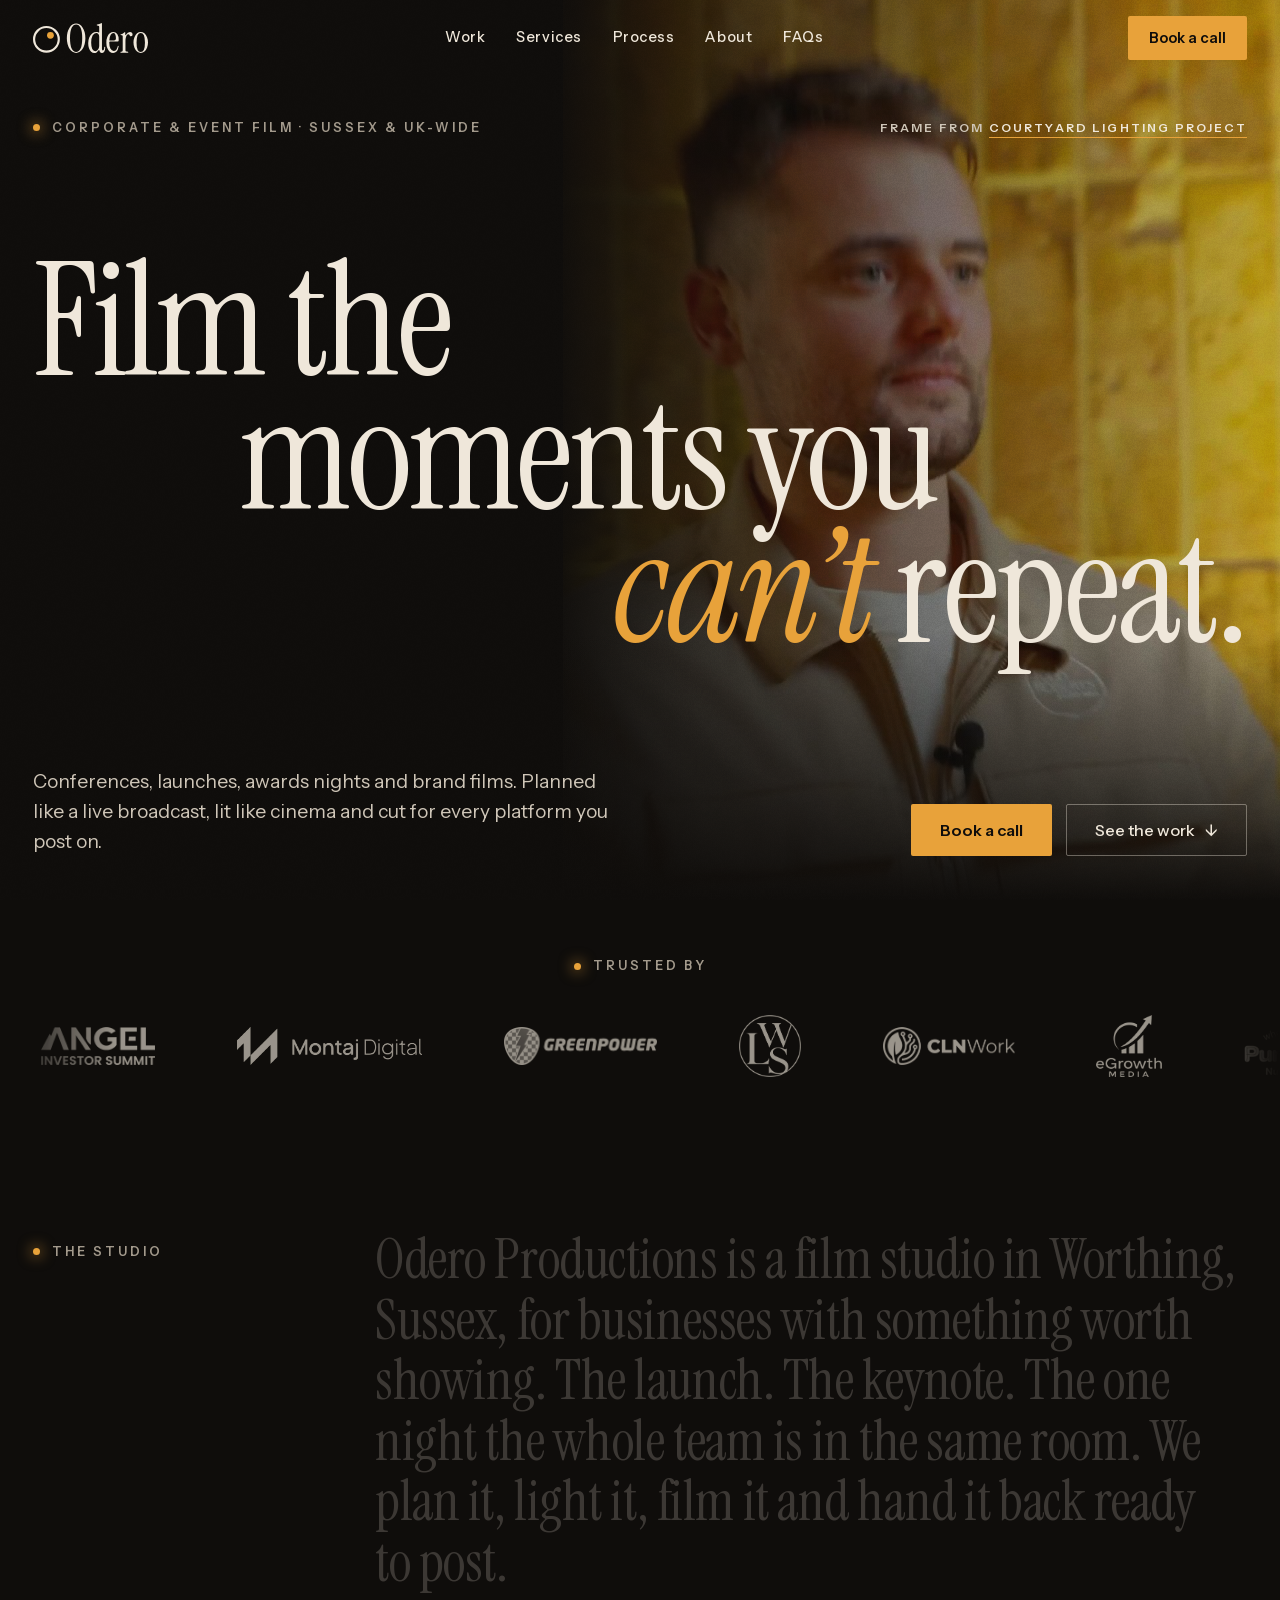
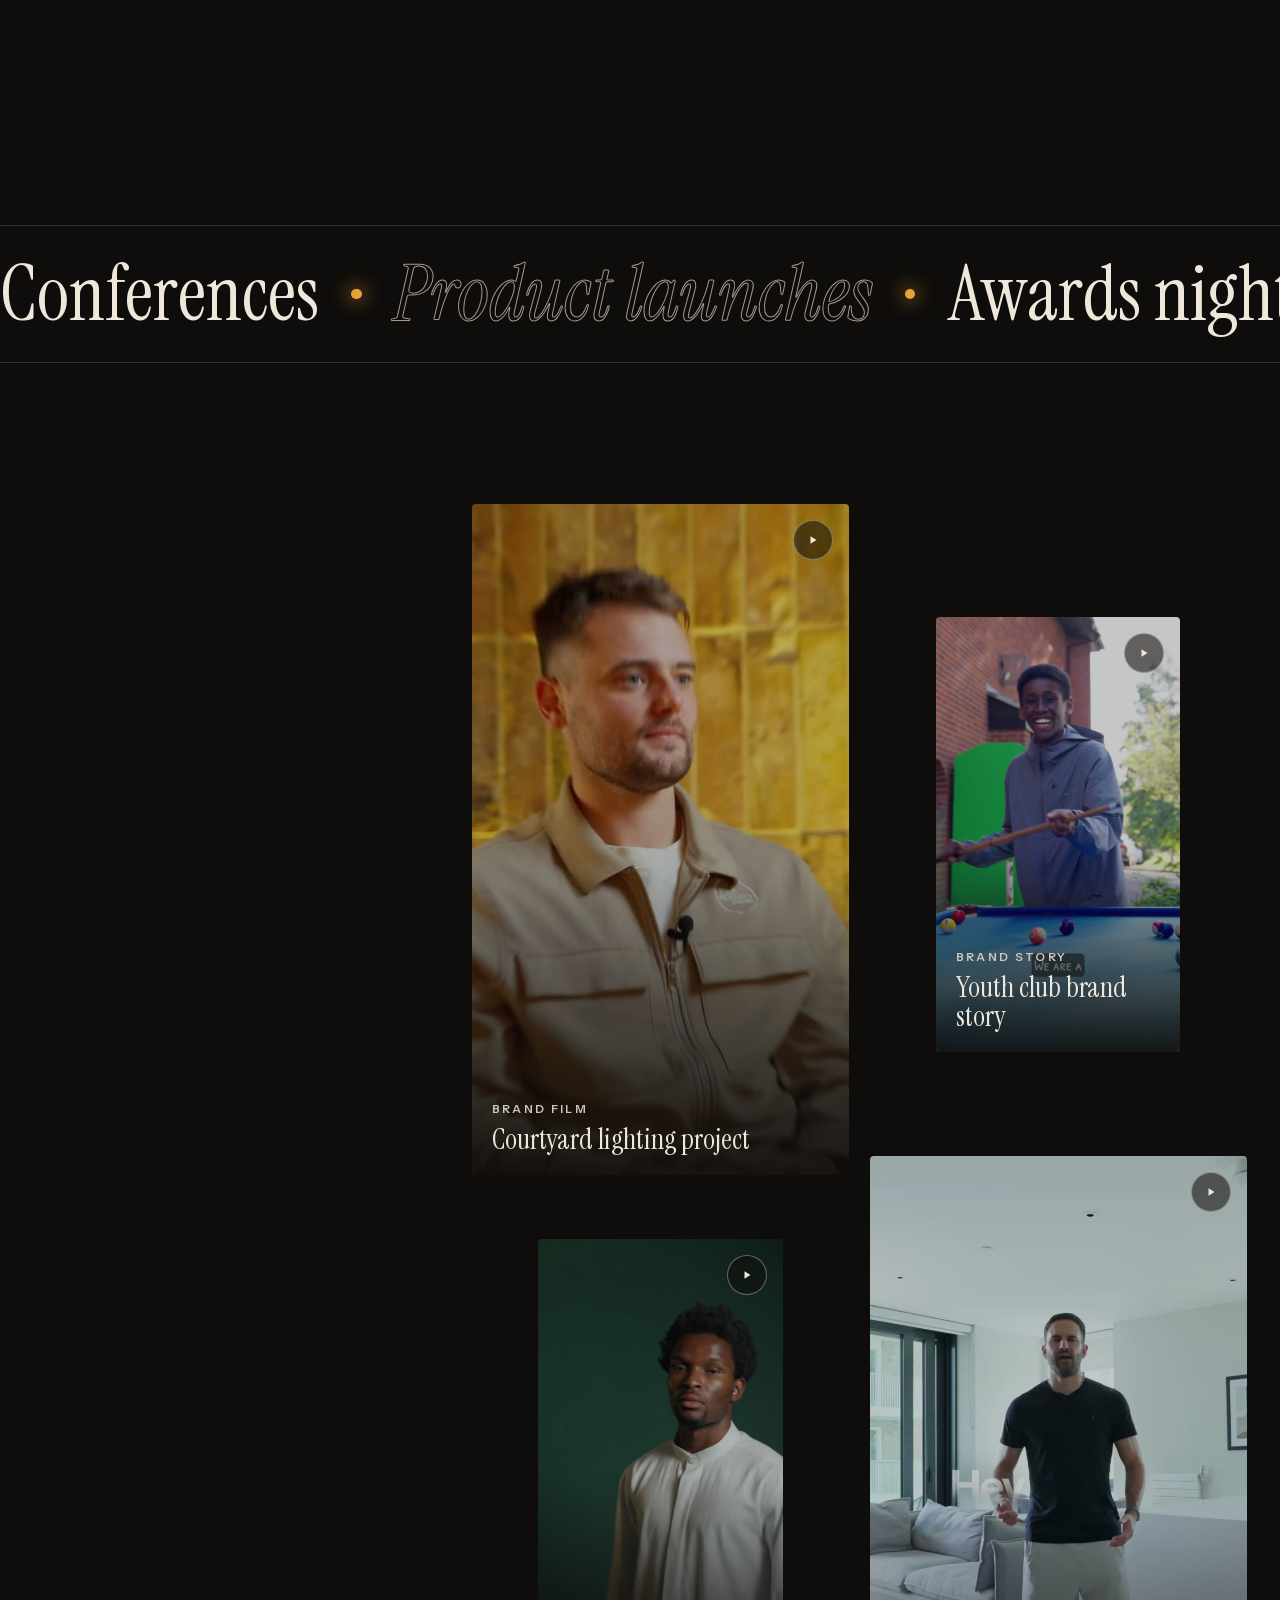
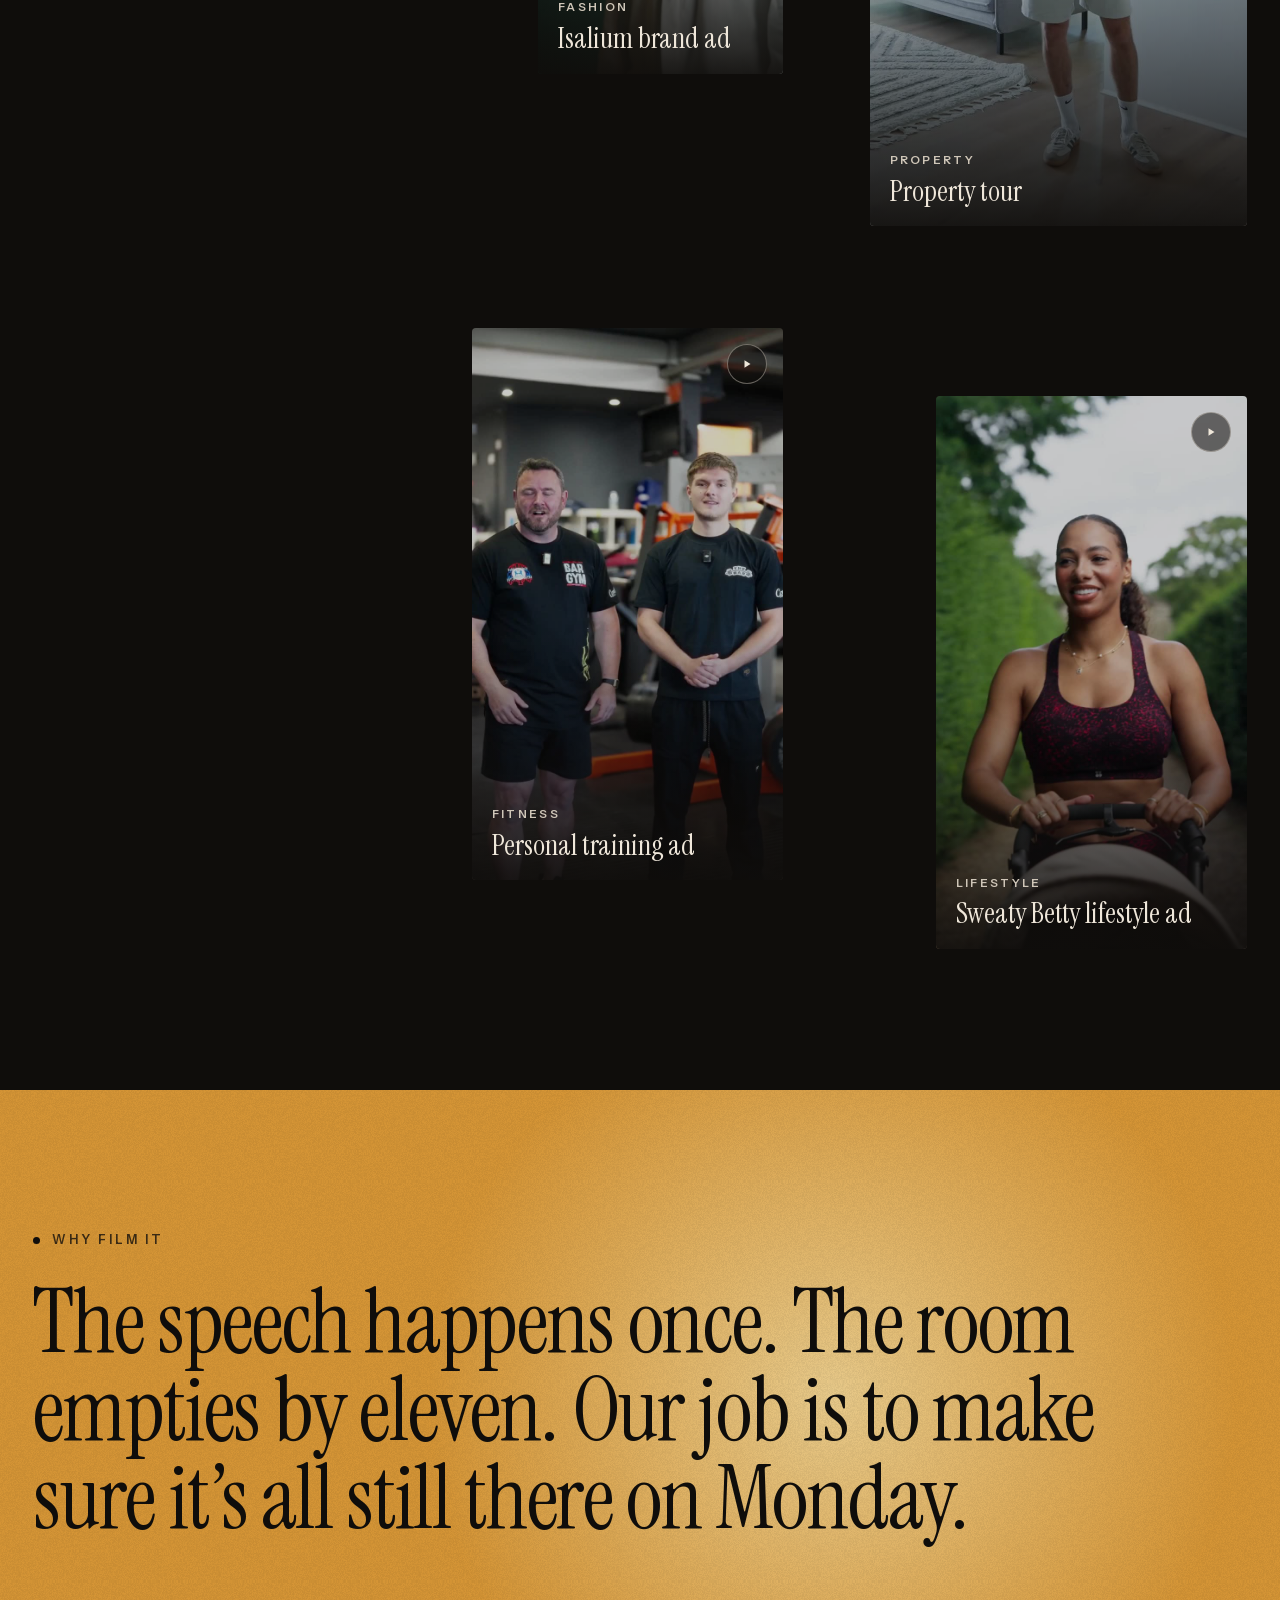
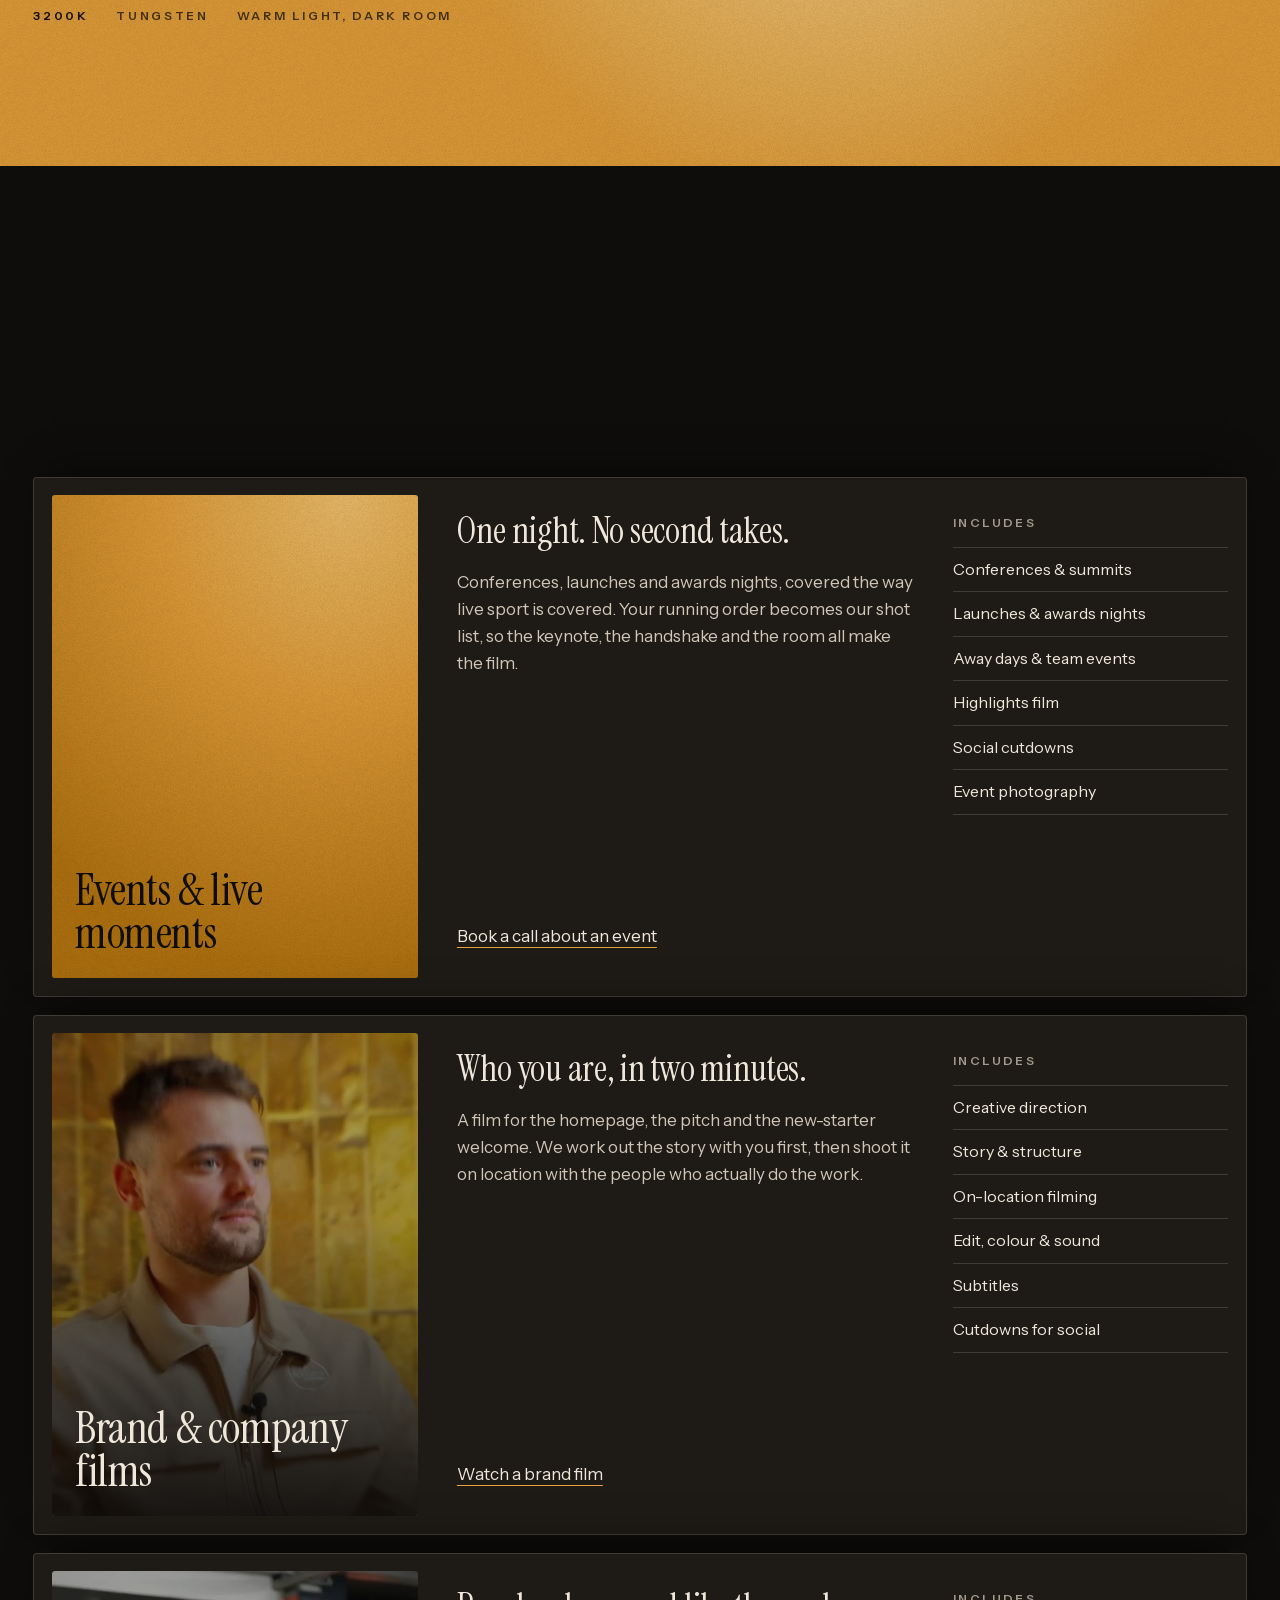
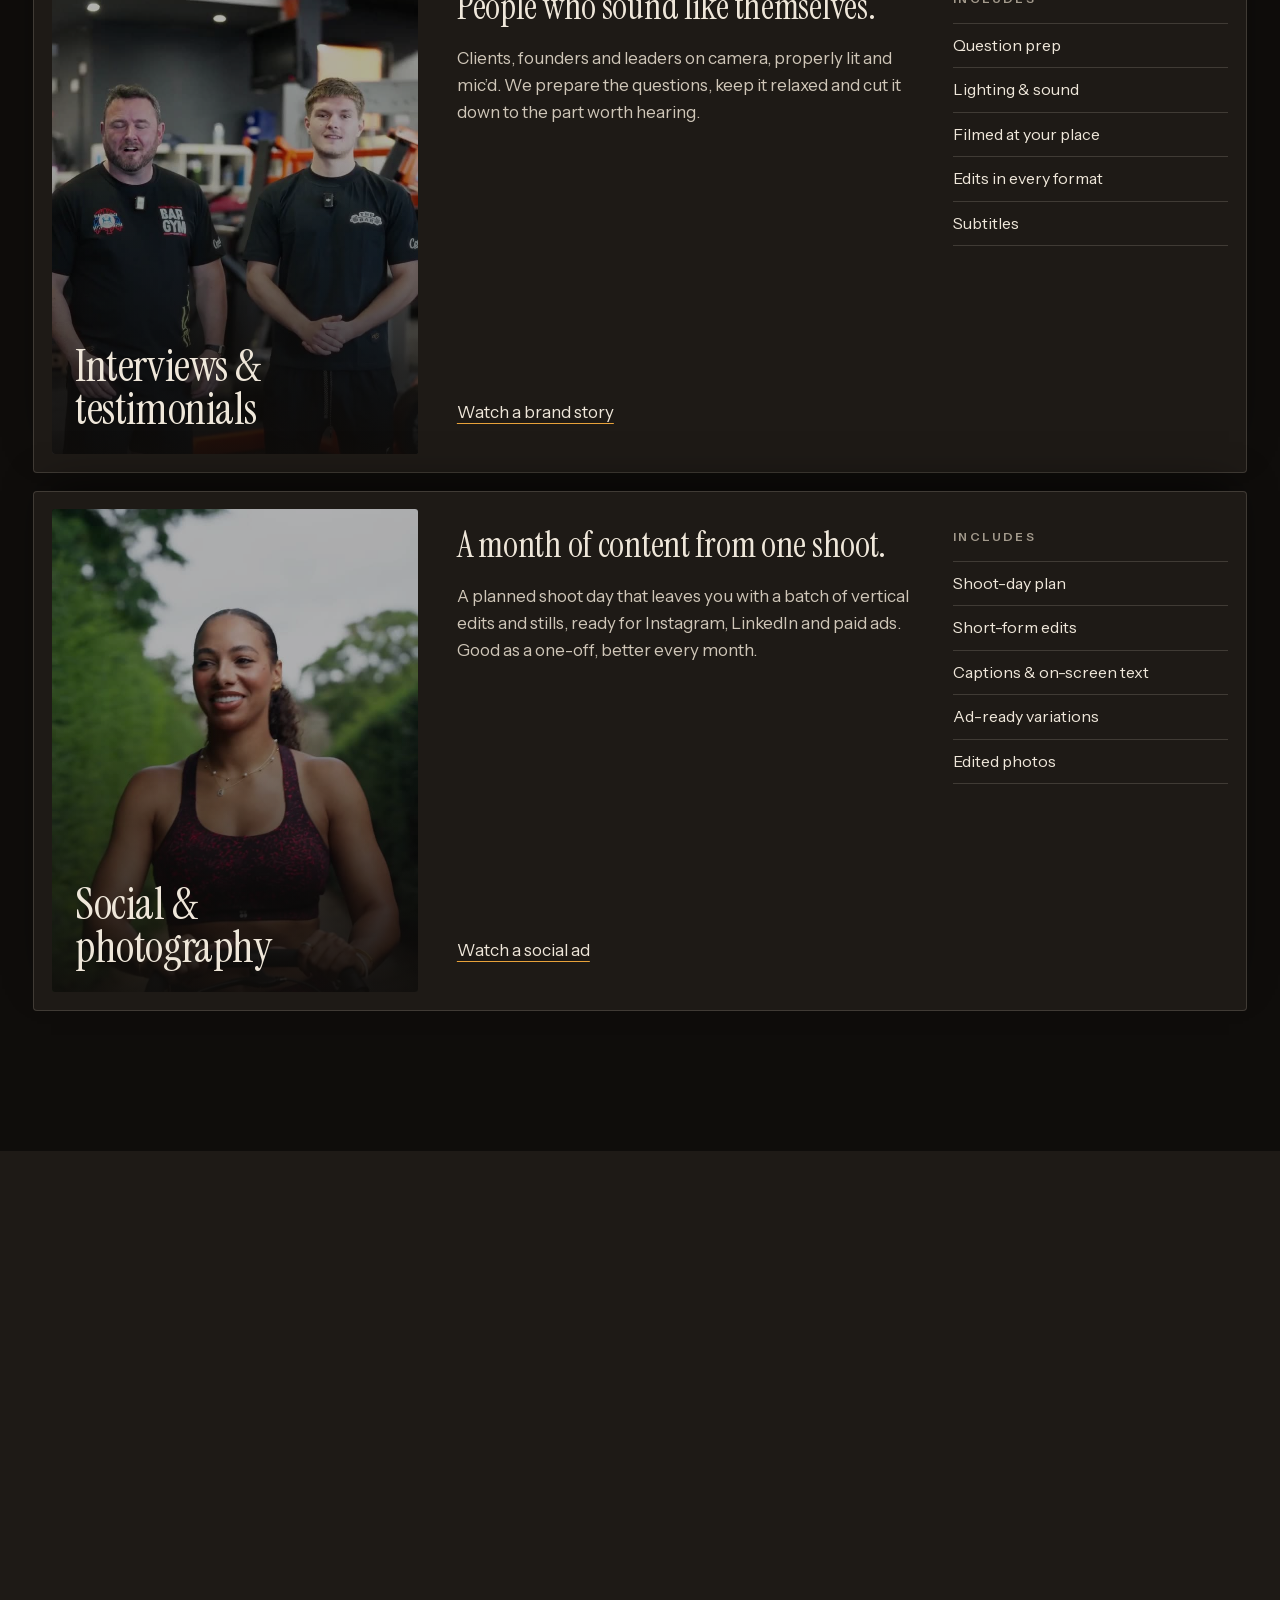
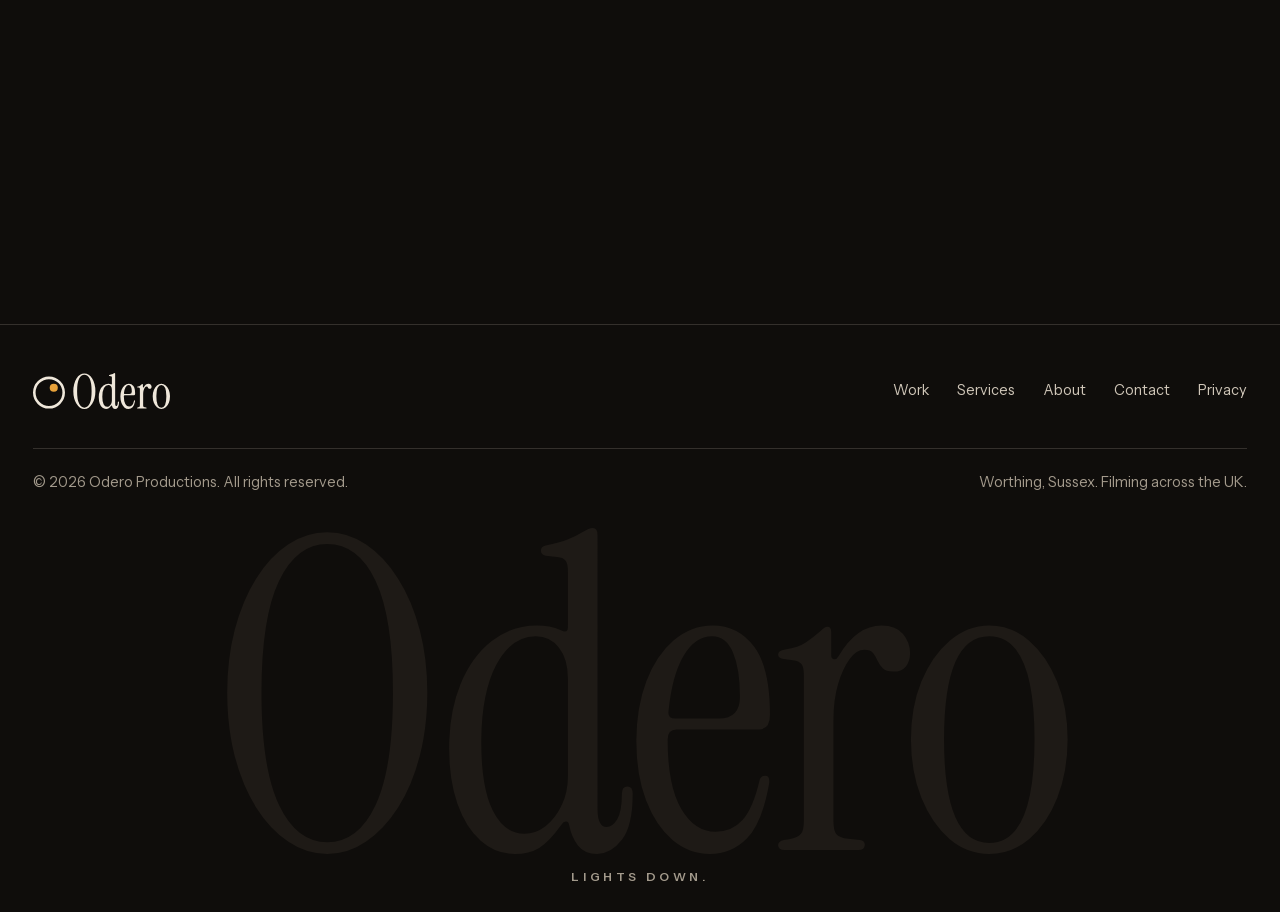
<file: index.html>
<!DOCTYPE html>
<html lang="en-GB">
<head>
  <meta charset="UTF-8">
  <meta name="viewport" content="width=device-width, initial-scale=1">
  <!-- Security policy. GitHub Pages cannot send real HTTP headers, so this meta
       tag is the enforcement point. Everything loads from this site only; the
       one exception is the Cloudflare Stream video player on project pages.
       No inline scripts or inline style="" attributes are allowed, so keep
       scripts in script.js and styling in styles.css. -->
  <meta http-equiv="Content-Security-Policy" content="default-src 'self'; script-src 'self'; style-src 'self'; img-src 'self' data:; font-src 'self'; media-src 'self'; frame-src https://customer-f98idm6pe7bos5qf.cloudflarestream.com; connect-src 'self'; object-src 'none'; base-uri 'self'; form-action 'none'">

  <!-- ============================================================
       ODERO PRODUCTIONS — oderoproductions.com
       Static site. No build step. Deploy this folder as-is.

       QUICK EDIT MAP
       · Hero video ............... search "HERO VIDEO" below
       · Work tiles ............... search "SELECTED WORK" below
       · Copy to check ............ search "TODO"
       · Accent colour ............ styles.css, --tungsten
       · Going live ............... delete the "noindex" line just below
       ============================================================ -->

  <!-- PREVIEW ONLY: keeps this draft out of Google. Delete this line at launch. -->
  <meta name="robots" content="noindex">

  <title>Corporate &amp; Event Video Production in Sussex | Odero Productions</title>
  <meta name="description" content="Odero Productions films conferences, launches, awards nights, brand films and interviews for businesses. Based in Worthing, Sussex, filming across the UK.">
  <link rel="canonical" href="https://oderoproductions.com/">
  <meta name="theme-color" content="#0F0D0B">

  <meta property="og:type" content="website">
  <meta property="og:site_name" content="Odero Productions">
  <meta property="og:title" content="Corporate &amp; Event Video Production in Sussex | Odero Productions">
  <meta property="og:description" content="Conferences, launches, awards nights and brand films. Based in Worthing, Sussex, filming across the UK.">
  <meta property="og:url" content="https://oderoproductions.com/">
  <meta property="og:image" content="https://oderoproductions.com/assets/brand/og.png">
  <meta name="twitter:card" content="summary_large_image">

  <link rel="icon" type="image/svg+xml" href="assets/brand/favicon.svg">
  <link rel="icon" type="image/png" sizes="48x48" href="assets/brand/favicon-48.png">
  <link rel="apple-touch-icon" href="assets/brand/apple-touch-icon.png">

  <link rel="preload" href="assets/fonts/instrument-serif-400-latin.woff2" as="font" type="font/woff2" crossorigin>
  <link rel="preload" href="assets/fonts/instrument-sans-var-latin.woff2" as="font" type="font/woff2" crossorigin>
  <link rel="stylesheet" href="styles.css?v=20261120a">
  <!-- Loaded in <head> on purpose: it sets the starting state before first paint -->
  <script src="script.js?v=20261120a"></script>

  <script type="application/ld+json">
  {
    "@context": "https://schema.org",
    "@type": "ProfessionalService",
    "name": "Odero Productions",
    "description": "Corporate and event video production based in Worthing, Sussex, filming across the UK.",
    "url": "https://oderoproductions.com/",
    "email": "info@oderoproductions.com",
    "telephone": "+447708309296",
    "areaServed": "GB",
    "address": { "@type": "PostalAddress", "addressLocality": "Worthing", "addressRegion": "West Sussex", "addressCountry": "GB" },
    "sameAs": ["https://www.instagram.com/oderoproductions/", "https://www.linkedin.com/in/christopherodero/"]
  }
  </script>
</head>
<body>
  <a class="skip-link" href="#main">Skip to content</a>

  <header class="site-header" id="top">
    <div class="container header-inner">
      <a class="brand" href="./" aria-label="Odero Productions home">
        <img src="assets/brand/odero-logo-compact-on-dark.svg" alt="Odero Productions" width="114" height="30">
      </a>
      <button class="nav-toggle" type="button" aria-expanded="false" aria-controls="nav" aria-label="Open menu">
        <span></span><span></span>
      </button>
      <nav class="nav-links" id="nav" aria-label="Main">
        <a href="#work">Work</a>
        <a href="#services">Services</a>
        <a href="#process">Process</a>
        <a href="about/">About</a>
        <a href="#faqs">FAQs</a>
        <a class="btn btn-primary btn-small" href="https://calendly.com/info-7uvm/op" target="_blank" rel="noopener">Book a call</a>
      </nav>
    </div>
  </header>

  <main id="main">

    <!-- ================= HERO ================= -->
    <section class="hero" aria-label="Intro">
      <div class="hero-media" aria-hidden="true">
        <!-- Still frame. Shows instantly and is the whole picture until there
             is hero footage. Taken from the Courtyard lighting film. -->
        <img src="assets/hero-poster.jpg" alt="" width="1080" height="1920" fetchpriority="high">

        <!-- ============ HERO VIDEO ============
             No hero footage yet. When there is a clip (10 to 20 seconds,
             no sound, no burned-in captions), save it as assets/hero-loop.mp4
             and uncomment the block below. script.js already handles
             autoplay, reduced motion and the fade from still to video.

        <video autoplay muted loop playsinline preload="metadata" poster="assets/hero-poster.jpg">
          <source src="assets/hero-loop.mp4" type="video/mp4">
        </video>
        -->
      </div>

      <div class="container hero-content">
        <div class="hero-top">
          <p class="eyebrow">Corporate &amp; event film · Sussex &amp; UK-wide</p>
          <a class="hero-credit" href="work/courtyard-lighting/">Frame from <span>Courtyard lighting project</span></a>
        </div>
        <h1 class="mega"><span>Film the</span> <span>moments you</span> <span><em>can&rsquo;t</em> repeat.</span></h1>
        <div class="hero-foot">
          <p class="lede">Conferences, launches, awards nights and brand films. Planned like a live broadcast, lit like cinema and cut for every platform you post on.</p>
          <div class="hero-ctas">
            <a class="btn btn-primary" href="https://calendly.com/info-7uvm/op" target="_blank" rel="noopener">Book a call</a>
            <a class="btn btn-ghost" href="#work">See the work <span class="arrow" aria-hidden="true">&darr;</span></a>
          </div>
        </div>
      </div>
    </section>

    <!-- ================= TRUSTED BY =================
         Client logos, all turned into one flat colour so they read as a set.
         The second copy of the list is there so the loop has no seam.
         To add one: save a single-colour PNG (about 168px tall, transparent
         background) in assets/clients/ and add an <li> to BOTH copies.
         TODO: Double Media's site only has a small icon, so their name is set
         in text beside it. Swap in their full logo when there is one. -->
    <section class="clients" aria-labelledby="clients-heading">
      <p class="eyebrow" id="clients-heading">Trusted by</p>
      <div class="clients-window">
        <ul class="clients-track">
          <li class="client"><img src="assets/clients/angel-investor-summit.png" alt="Angel Investor Summit" width="504" height="168" loading="lazy"></li>
          <li class="client"><img src="assets/clients/montaj-digital.png" alt="Montaj Digital" width="620" height="127" loading="lazy"></li>
          <li class="client"><img src="assets/clients/greenpower.png" alt="Greenpower" width="620" height="154" loading="lazy"></li>
          <li class="client client-tall"><img src="assets/clients/lanes-watch-shop.png" alt="Lanes Watch Shop" width="167" height="168" loading="lazy"></li>
          <li class="client"><img src="assets/clients/cln-work.png" alt="CLN Work" width="583" height="168" loading="lazy"></li>
          <li class="client client-tall"><img src="assets/clients/egrowth-media.png" alt="eGrowth Media" width="178" height="168" loading="lazy"></li>
          <li class="client client-tall"><img src="assets/clients/pumpkin-patch-nursery.png" alt="Pumpkin Patch Nursery" width="429" height="168" loading="lazy"></li>
          <li class="client client-named"><img src="assets/clients/double-media.png" alt="" width="196" height="168" loading="lazy"><span>Double Media</span></li>
          <li class="client" aria-hidden="true"><img src="assets/clients/angel-investor-summit.png" alt="" width="504" height="168" loading="lazy"></li>
          <li class="client" aria-hidden="true"><img src="assets/clients/montaj-digital.png" alt="" width="620" height="127" loading="lazy"></li>
          <li class="client" aria-hidden="true"><img src="assets/clients/greenpower.png" alt="" width="620" height="154" loading="lazy"></li>
          <li class="client client-tall" aria-hidden="true"><img src="assets/clients/lanes-watch-shop.png" alt="" width="167" height="168" loading="lazy"></li>
          <li class="client" aria-hidden="true"><img src="assets/clients/cln-work.png" alt="" width="583" height="168" loading="lazy"></li>
          <li class="client client-tall" aria-hidden="true"><img src="assets/clients/egrowth-media.png" alt="" width="178" height="168" loading="lazy"></li>
          <li class="client client-tall" aria-hidden="true"><img src="assets/clients/pumpkin-patch-nursery.png" alt="" width="429" height="168" loading="lazy"></li>
          <li class="client client-named" aria-hidden="true"><img src="assets/clients/double-media.png" alt="" width="196" height="168" loading="lazy"><span>Double Media</span></li>
        </ul>
      </div>
    </section>

    <!-- ================= INTRO =================
         The statement lights up word by word as it scrolls into view. -->
    <section class="section intro" aria-label="About Odero Productions">
      <div class="container split">
        <p class="eyebrow">The studio</p>
        <div>
          <p class="statement" data-light-up>Odero Productions is a film studio in Worthing, Sussex, for businesses with something worth showing. The launch. The keynote. The one night the whole team is in the same room. We plan it, light it, film it and hand it back ready to post.</p>
          <dl class="meta-row reveal">
            <div><dt>Based</dt><dd>Worthing, Sussex</dd></div>
            <div><dt>Films</dt><dd>Across the UK</dd></div>
            <div><dt>Delivers</dt><dd>16:9, 1:1 and 9:16</dd></div>
            <div><dt>Founder</dt><dd>Christopher Odero</dd></div>
          </dl>
        </div>
      </div>
    </section>

    <!-- ================= MARQUEE =================
         The second copy is there so the loop has no seam. Edit both. -->
    <div class="marquee" aria-label="What we film: conferences, product launches, awards nights, brand films, interviews, testimonials, away days and social cutdowns">
      <div class="marquee-track" aria-hidden="true">
        <span>Conferences</span><span><em>Product launches</em></span><span>Awards nights</span><span><em>Brand films</em></span><span>Interviews</span><span><em>Testimonials</em></span><span>Away days</span><span><em>Social cutdowns</em></span>
        <span>Conferences</span><span><em>Product launches</em></span><span>Awards nights</span><span><em>Brand films</em></span><span>Interviews</span><span><em>Testimonials</em></span><span>Away days</span><span><em>Social cutdowns</em></span>
      </div>
    </div>

    <!-- ================= SELECTED WORK =================
         Each tile links to its own page in work/<slug>/index.html.
         The six tiles sit on a loose grid at different sizes (styles.css,
         "Work: scattered grid"). To add a project: copy a tile here, copy a
         work/ folder, swap the poster in assets/work/ (720 x 1280 JPG) and
         the video ID on the page. -->
    <section class="section" id="work" aria-labelledby="work-heading">
      <div class="container work-layout">
        <div class="work-side reveal">
          <p class="eyebrow">Selected work</p>
          <h2 class="h2" id="work-heading">Recent films</h2>
          <p class="lede">Six recent pieces for brands, founders and one youth club. Press any of them to watch.</p>
          <a class="btn btn-ghost" href="https://calendly.com/info-7uvm/op" target="_blank" rel="noopener">Book a call <span class="arrow" aria-hidden="true">&rarr;</span></a>
        </div>
        <div class="work-scatter">
          <a class="tile" href="work/courtyard-lighting/">
            <img src="assets/work/courtyard-lighting.jpg" alt="Interview in front of a lit gold wall" width="720" height="1280" loading="lazy">
            <span class="tile-play" aria-hidden="true"><svg width="12" height="12" viewBox="0 0 24 24" fill="currentColor"><path d="M7 4.5v15l12-7.5z"/></svg></span>
            <span class="tile-body"><span class="tile-tag">Brand film</span><span class="tile-title">Courtyard lighting project</span></span>
          </a>
          <a class="tile" href="work/youth-club/">
            <img src="assets/work/youth-club.jpg" alt="A young person playing pool at a youth club" width="720" height="1280" loading="lazy">
            <span class="tile-play" aria-hidden="true"><svg width="12" height="12" viewBox="0 0 24 24" fill="currentColor"><path d="M7 4.5v15l12-7.5z"/></svg></span>
            <span class="tile-body"><span class="tile-tag">Brand story</span><span class="tile-title">Youth club brand story</span></span>
          </a>
          <a class="tile" href="work/isalium/">
            <img src="assets/work/isalium.jpg" alt="Model in a white shirt against a deep green backdrop" width="720" height="1280" loading="lazy">
            <span class="tile-play" aria-hidden="true"><svg width="12" height="12" viewBox="0 0 24 24" fill="currentColor"><path d="M7 4.5v15l12-7.5z"/></svg></span>
            <span class="tile-body"><span class="tile-tag">Fashion</span><span class="tile-title">Isalium brand ad</span></span>
          </a>
          <a class="tile" href="work/property-tour/">
            <img src="assets/work/property-tour.jpg" alt="Presenter in a bright apartment living room" width="720" height="1280" loading="lazy">
            <span class="tile-play" aria-hidden="true"><svg width="12" height="12" viewBox="0 0 24 24" fill="currentColor"><path d="M7 4.5v15l12-7.5z"/></svg></span>
            <span class="tile-body"><span class="tile-tag">Property</span><span class="tile-title">Property tour</span></span>
          </a>
          <a class="tile" href="work/bar-gym/">
            <img src="assets/work/bar-gym.jpg" alt="Two personal trainers standing in a gym" width="720" height="1280" loading="lazy">
            <span class="tile-play" aria-hidden="true"><svg width="12" height="12" viewBox="0 0 24 24" fill="currentColor"><path d="M7 4.5v15l12-7.5z"/></svg></span>
            <span class="tile-body"><span class="tile-tag">Fitness</span><span class="tile-title">Personal training ad</span></span>
          </a>
          <a class="tile" href="work/sweaty-betty/">
            <img src="assets/work/sweaty-betty.jpg" alt="Woman in activewear walking through a park" width="720" height="1280" loading="lazy">
            <span class="tile-play" aria-hidden="true"><svg width="12" height="12" viewBox="0 0 24 24" fill="currentColor"><path d="M7 4.5v15l12-7.5z"/></svg></span>
            <span class="tile-body"><span class="tile-tag">Lifestyle</span><span class="tile-title">Sweaty Betty lifestyle ad</span></span>
          </a>
        </div>
      </div>
    </section>

    <!-- ================= THE PROMISE (tungsten band) ================= -->
    <section class="glow-band" aria-label="Our promise">
      <div class="container">
        <p class="eyebrow">Why film it</p>
        <p class="glow-statement">The speech happens once. The room empties by eleven. Our job is to make sure it&rsquo;s all still there on Monday.</p>
        <p class="readout" aria-hidden="true"><span>3200K</span><span>Tungsten</span><span>Warm light, dark room</span></p>
      </div>
    </section>

    <!-- ================= SERVICES (stacked cards) =================
         Each card pins under the header and the next one slides over it.
         TODO (Christopher): confirm the four groups and what each includes.
         The first card has no photo yet: an event shot would go in its
         .svc-visual, the same way as the other three. -->
    <section class="section" id="services" aria-labelledby="services-heading">
      <div class="container">
        <div class="section-head reveal">
          <div>
            <p class="eyebrow">Services</p>
            <h2 class="h2" id="services-heading">What we film</h2>
          </div>
          <p class="aside">One crew from first call to final delivery. Every shoot gets a plan, a shot list and one person to call.</p>
        </div>

        <div class="svc-stack">
          <article class="svc-card">
            <div class="svc-visual svc-visual-glow">
              <h3>Events &amp; live moments</h3>
            </div>
            <div class="svc-main">
              <p class="svc-head">One night. No second takes.</p>
              <p>Conferences, launches and awards nights, covered the way live sport is covered. Your running order becomes our shot list, so the keynote, the handshake and the room all make the film.</p>
              <a class="text-link" href="https://calendly.com/info-7uvm/op" target="_blank" rel="noopener">Book a call about an event</a>
            </div>
            <div class="svc-incl">
              <p>Includes</p>
              <ul>
                <li>Conferences &amp; summits</li>
                <li>Launches &amp; awards nights</li>
                <li>Away days &amp; team events</li>
                <li>Highlights film</li>
                <li>Social cutdowns</li>
                <li>Event photography</li>
              </ul>
            </div>
          </article>

          <article class="svc-card">
            <div class="svc-visual">
              <img src="assets/work/courtyard-lighting.jpg" alt="" width="720" height="1280" loading="lazy">
              <h3>Brand &amp; company films</h3>
            </div>
            <div class="svc-main">
              <p class="svc-head">Who you are, in two minutes.</p>
              <p>A film for the homepage, the pitch and the new-starter welcome. We work out the story with you first, then shoot it on location with the people who actually do the work.</p>
              <a class="text-link" href="work/courtyard-lighting/">Watch a brand film</a>
            </div>
            <div class="svc-incl">
              <p>Includes</p>
              <ul>
                <li>Creative direction</li>
                <li>Story &amp; structure</li>
                <li>On-location filming</li>
                <li>Edit, colour &amp; sound</li>
                <li>Subtitles</li>
                <li>Cutdowns for social</li>
              </ul>
            </div>
          </article>

          <article class="svc-card">
            <div class="svc-visual">
              <img src="assets/work/bar-gym.jpg" alt="" width="720" height="1280" loading="lazy">
              <h3>Interviews &amp; testimonials</h3>
            </div>
            <div class="svc-main">
              <p class="svc-head">People who sound like themselves.</p>
              <p>Clients, founders and leaders on camera, properly lit and mic&rsquo;d. We prepare the questions, keep it relaxed and cut it down to the part worth hearing.</p>
              <a class="text-link" href="work/youth-club/">Watch a brand story</a>
            </div>
            <div class="svc-incl">
              <p>Includes</p>
              <ul>
                <li>Question prep</li>
                <li>Lighting &amp; sound</li>
                <li>Filmed at your place</li>
                <li>Edits in every format</li>
                <li>Subtitles</li>
              </ul>
            </div>
          </article>

          <article class="svc-card">
            <div class="svc-visual">
              <img src="assets/work/sweaty-betty.jpg" alt="" width="720" height="1280" loading="lazy">
              <h3>Social &amp; photography</h3>
            </div>
            <div class="svc-main">
              <p class="svc-head">A month of content from one shoot.</p>
              <p>A planned shoot day that leaves you with a batch of vertical edits and stills, ready for Instagram, LinkedIn and paid ads. Good as a one-off, better every month.</p>
              <a class="text-link" href="work/sweaty-betty/">Watch a social ad</a>
            </div>
            <div class="svc-incl">
              <p>Includes</p>
              <ul>
                <li>Shoot-day plan</li>
                <li>Short-form edits</li>
                <li>Captions &amp; on-screen text</li>
                <li>Ad-ready variations</li>
                <li>Edited photos</li>
              </ul>
            </div>
          </article>
        </div>
      </div>
    </section>

    <!-- ================= FORMATS ================= -->
    <section class="section-tight band" aria-labelledby="formats-heading">
      <div class="container formats">
        <div class="formats-copy reveal">
          <p class="eyebrow">Delivery</p>
          <h2 class="h2" id="formats-heading">Shot once. Cut for <em>every</em> screen.</h2>
          <p class="lede">One shoot, three shapes. Widescreen for the website and the big screen, square for feeds, vertical for Reels, TikTok and Shorts.</p>
        </div>
        <div class="frames reveal" aria-hidden="true">
          <div class="frame frame-wide">
            <div class="frame-img"><img src="assets/hero-poster.jpg" alt="" loading="lazy" width="1080" height="1920"></div>
            <p class="frame-label">16:9 <span>Website, YouTube, big screen</span></p>
          </div>
          <div class="frame frame-square">
            <div class="frame-img"><img src="assets/hero-poster.jpg" alt="" loading="lazy" width="1080" height="1920"></div>
            <p class="frame-label">1:1 <span>Feeds</span></p>
          </div>
          <div class="frame frame-tall">
            <div class="frame-img"><img src="assets/hero-poster.jpg" alt="" loading="lazy" width="1080" height="1920"></div>
            <p class="frame-label">9:16 <span>Reels, Shorts</span></p>
          </div>
        </div>
      </div>
    </section>

    <!-- ================= PROCESS (the call sheet) ================= -->
    <section class="section" id="process" aria-labelledby="process-heading">
      <div class="container">
        <div class="section-head reveal">
          <div>
            <p class="eyebrow">Process</p>
            <h2 class="h2" id="process-heading">How a shoot works</h2>
          </div>
          <p class="aside">Three steps, agreed up front, so you always know what happens next.</p>
        </div>

        <div class="callsheet reveal">
          <div class="callsheet-top">
            <span>Call sheet</span>
            <span>Odero Productions</span>
            <span>Your shoot</span>
          </div>
          <table>
            <thead>
              <tr><th scope="col">Step</th><th scope="col">What happens</th><th scope="col">What you get</th></tr>
            </thead>
            <tbody>
              <tr>
                <th scope="row"><span class="num">1</span> The brief</th>
                <td data-label="What happens">A call to pin down the audience, the message and the moments that matter most.</td>
                <td data-label="What you get">A plan, a shot list and a timeline, before anything is booked.</td>
              </tr>
              <tr>
                <th scope="row"><span class="num">2</span> The shoot</th>
                <td data-label="What happens">A focused day at your venue, office or site. Keynotes, interviews and b-roll, without getting in anyone&rsquo;s way.</td>
                <td data-label="What you get">Everything on the shot list, captured the first time.</td>
              </tr>
              <tr>
                <th scope="row"><span class="num">3</span> The delivery</th>
                <td data-label="What happens">The edit, with subtitles and on-screen text, and a round of changes if you need one.</td>
                <td data-label="What you get">Films in every format you post in, plus edited photos, on the date we agreed.</td>
              </tr>
            </tbody>
          </table>
        </div>
      </div>
    </section>

    <!-- ================= ABOUT =================
         A short version. The full story and the intro video are on
         about/index.html. -->
    <section class="section rule-top" id="about" aria-labelledby="about-heading">
      <div class="container about">
        <div class="about-lead reveal">
          <p class="eyebrow">About</p>
          <h2 class="h2" id="about-heading">Behind the camera</h2>
          <img class="about-portrait" src="assets/about/portrait.jpg" alt="Christopher Odero smiling in front of a large teal sculpture on the seafront" width="1200" height="1800" loading="lazy">
        </div>
        <div class="about-body reveal">
          <p>I&rsquo;m Christopher Odero. I started out making gameplay videos on a PS4 about ten years ago, and never really stopped.</p>
          <p>I studied media and creative production, then took a degree in sports broadcasting, where you plan the coverage, know where the moment will be and get it the first time. An awards night runs on the same rules as a live match: one chance, no retakes, and everyone watching afterwards.</p>
          <p>Odero Productions is based in Worthing and films for businesses across the UK. I plan, shoot and edit, and bring in extra crew when a job needs more hands.</p>
          <a class="text-link" href="about/">Read the full story</a>
          <p class="signoff">Christopher Odero <span>Founder, Odero Productions</span></p>
        </div>
      </div>
    </section>

    <!-- ================= FAQs ================= -->
    <section class="section rule-top" id="faqs" aria-labelledby="faqs-heading">
      <div class="container faq-wrap">
        <div class="stack reveal">
          <p class="eyebrow">Questions</p>
          <h2 class="h2" id="faqs-heading">Before you <em>book</em></h2>
        </div>
        <div class="faq-list reveal">
          <details class="faq">
            <summary>Where are you based, and do you travel?</summary>
            <p>Worthing, Sussex. We film for clients across the UK, and travel is agreed in the brief.</p>
          </details>
          <details class="faq">
            <summary>Can you film on-site?</summary>
            <p>Yes. We film at your premises, your venue or anywhere else that helps tell the story.</p>
          </details>
          <details class="faq">
            <summary>Do you help with the concept?</summary>
            <p>Yes, creative direction is included. During the brief we work out the angles, the structure and the questions with you, so the film fits your audience.</p>
          </details>
          <details class="faq">
            <summary>What if we don&rsquo;t want to be on camera?</summary>
            <p>No problem. We can use voiceover, or build the film around your work, your space and your event, with no talking heads.</p>
          </details>
          <details class="faq">
            <summary>Which formats do you deliver?</summary>
            <p>All the main ones: 16:9 for YouTube, your website and presentations, 1:1 for feeds, and 9:16 for Reels, TikTok and Shorts.</p>
          </details>
          <details class="faq">
            <summary>How fast is the turnaround?</summary>
            <p>It depends on the size of the project. The timeline is agreed during the brief and confirmed before the shoot.</p>
          </details>
          <details class="faq">
            <summary>Can you work alongside our marketing team?</summary>
            <p>Yes. We&rsquo;re happy to work with your in-house team or your agency so the films fit the wider plan.</p>
          </details>
        </div>
      </div>
    </section>

    <!-- ================= CONTACT =================
         The warm light in the panel follows the pointer. -->
    <section class="section-tight" id="contact" aria-labelledby="contact-heading">
      <div class="container">
        <div class="spot reveal" data-spotlight>
          <p class="eyebrow">Now booking</p>
          <h2 class="mega" id="contact-heading"><span>Got a date</span> <span>in the</span> <span><em>diary?</em></span></h2>
          <div class="hero-foot">
            <p class="lede">Tell us what you&rsquo;re planning. A short call is the quickest way to work out what it needs.</p>
            <a class="btn btn-primary" href="https://calendly.com/info-7uvm/op" target="_blank" rel="noopener">Book a call <span class="arrow" aria-hidden="true">&rarr;</span></a>
          </div>
        </div>
        <div class="contact-row reveal">
          <a href="mailto:info@oderoproductions.com"><span>Email</span><span>info@oderoproductions.com</span></a>
          <a href="https://wa.me/447708309296" target="_blank" rel="noopener"><span>WhatsApp</span><span>+44 7708 309296</span></a>
          <a href="https://www.instagram.com/oderoproductions/" target="_blank" rel="noopener"><span>Instagram</span><span>@oderoproductions</span></a>
          <a href="https://www.linkedin.com/in/christopherodero/" target="_blank" rel="noopener"><span>LinkedIn</span><span>Christopher Odero</span></a>
        </div>
      </div>
    </section>
  </main>

  <footer class="site-footer">
    <div class="container">
      <div class="footer-top">
        <a href="./" aria-label="Odero Productions home"><img src="assets/brand/odero-logo-compact-on-dark.svg" alt="Odero Productions" width="137" height="36" loading="lazy"></a>
        <nav class="footer-links" aria-label="Footer">
          <a href="#work">Work</a>
          <a href="#services">Services</a>
          <a href="about/">About</a>
          <a href="#contact">Contact</a>
          <a href="privacy.html">Privacy</a>
        </nav>
      </div>
      <div class="footer-bottom">
        <p>&copy; <span data-year>2026</span> Odero Productions. All rights reserved.</p>
        <p>Worthing, Sussex. Filming across the UK.</p>
      </div>
    </div>
    <p class="footer-word" aria-hidden="true">Odero</p>
    <p class="footer-signoff">Lights down.</p>
  </footer>
</body>
</html>
</file>
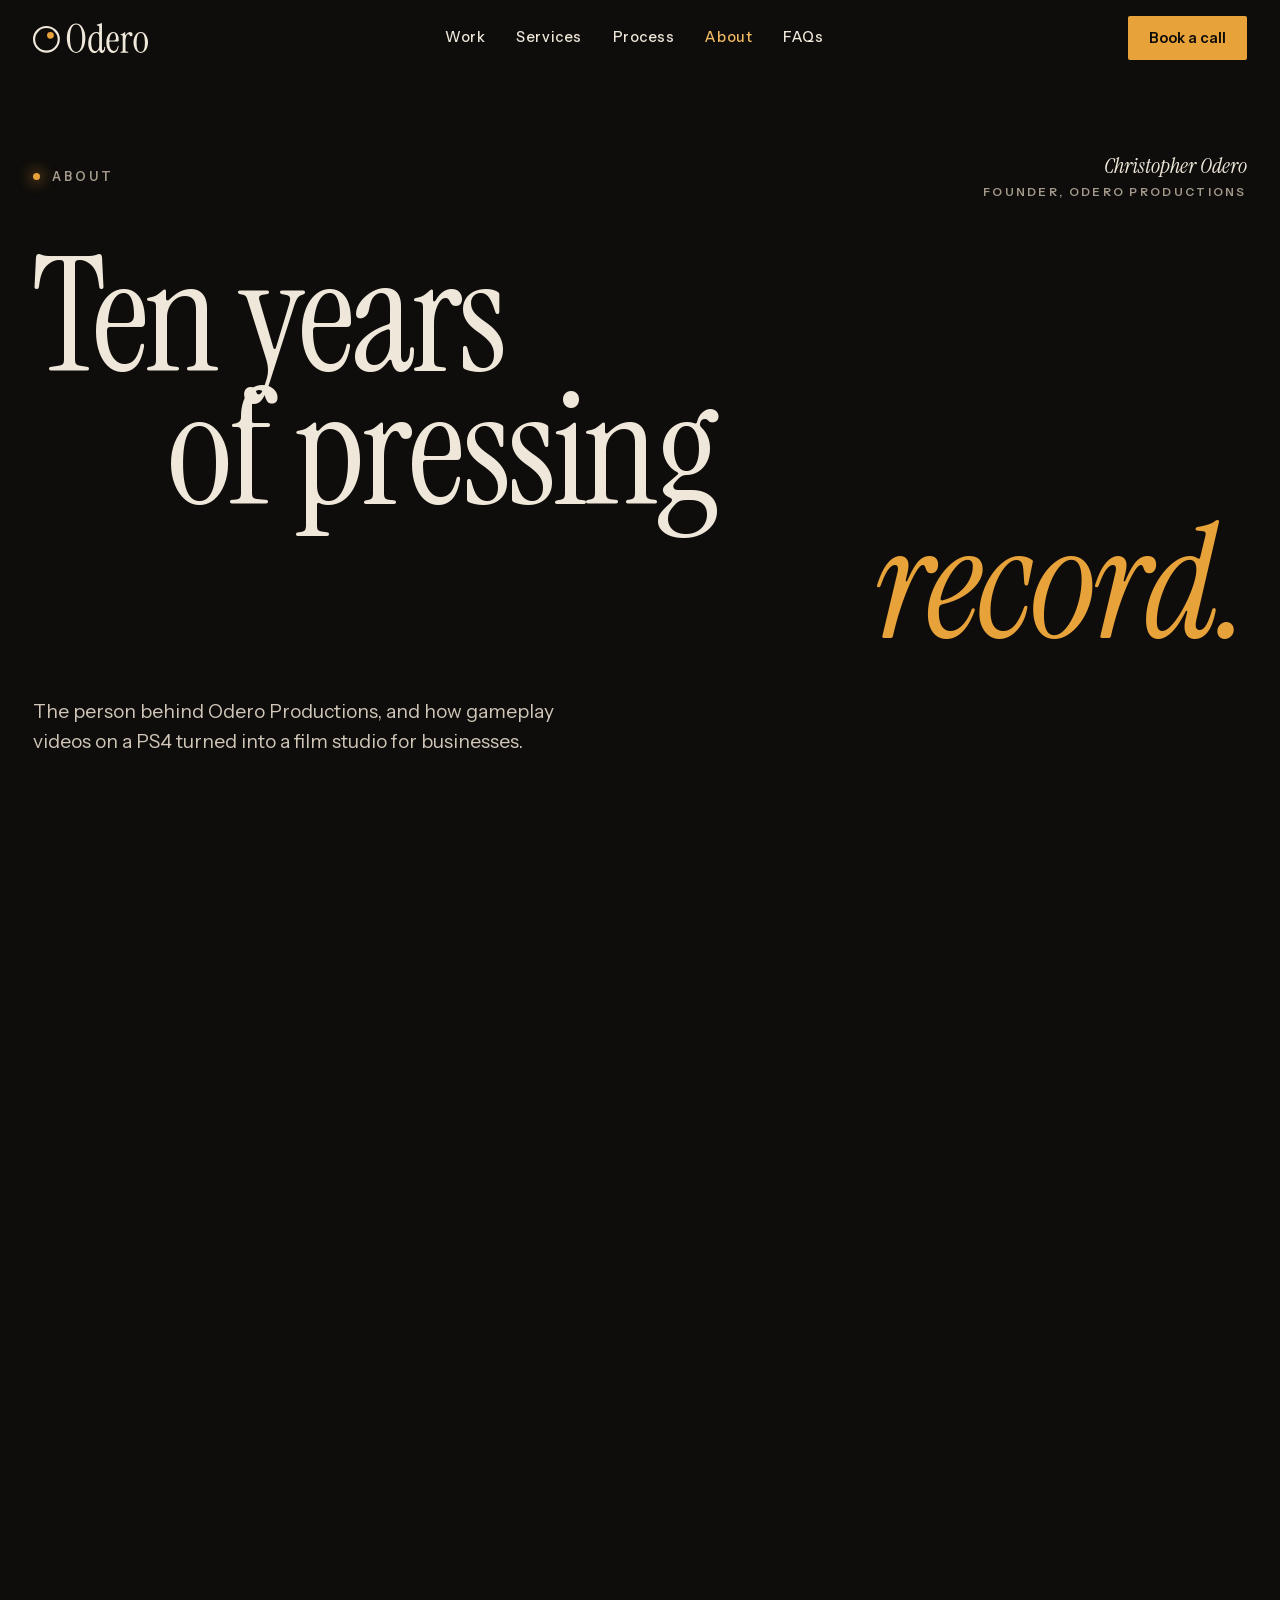
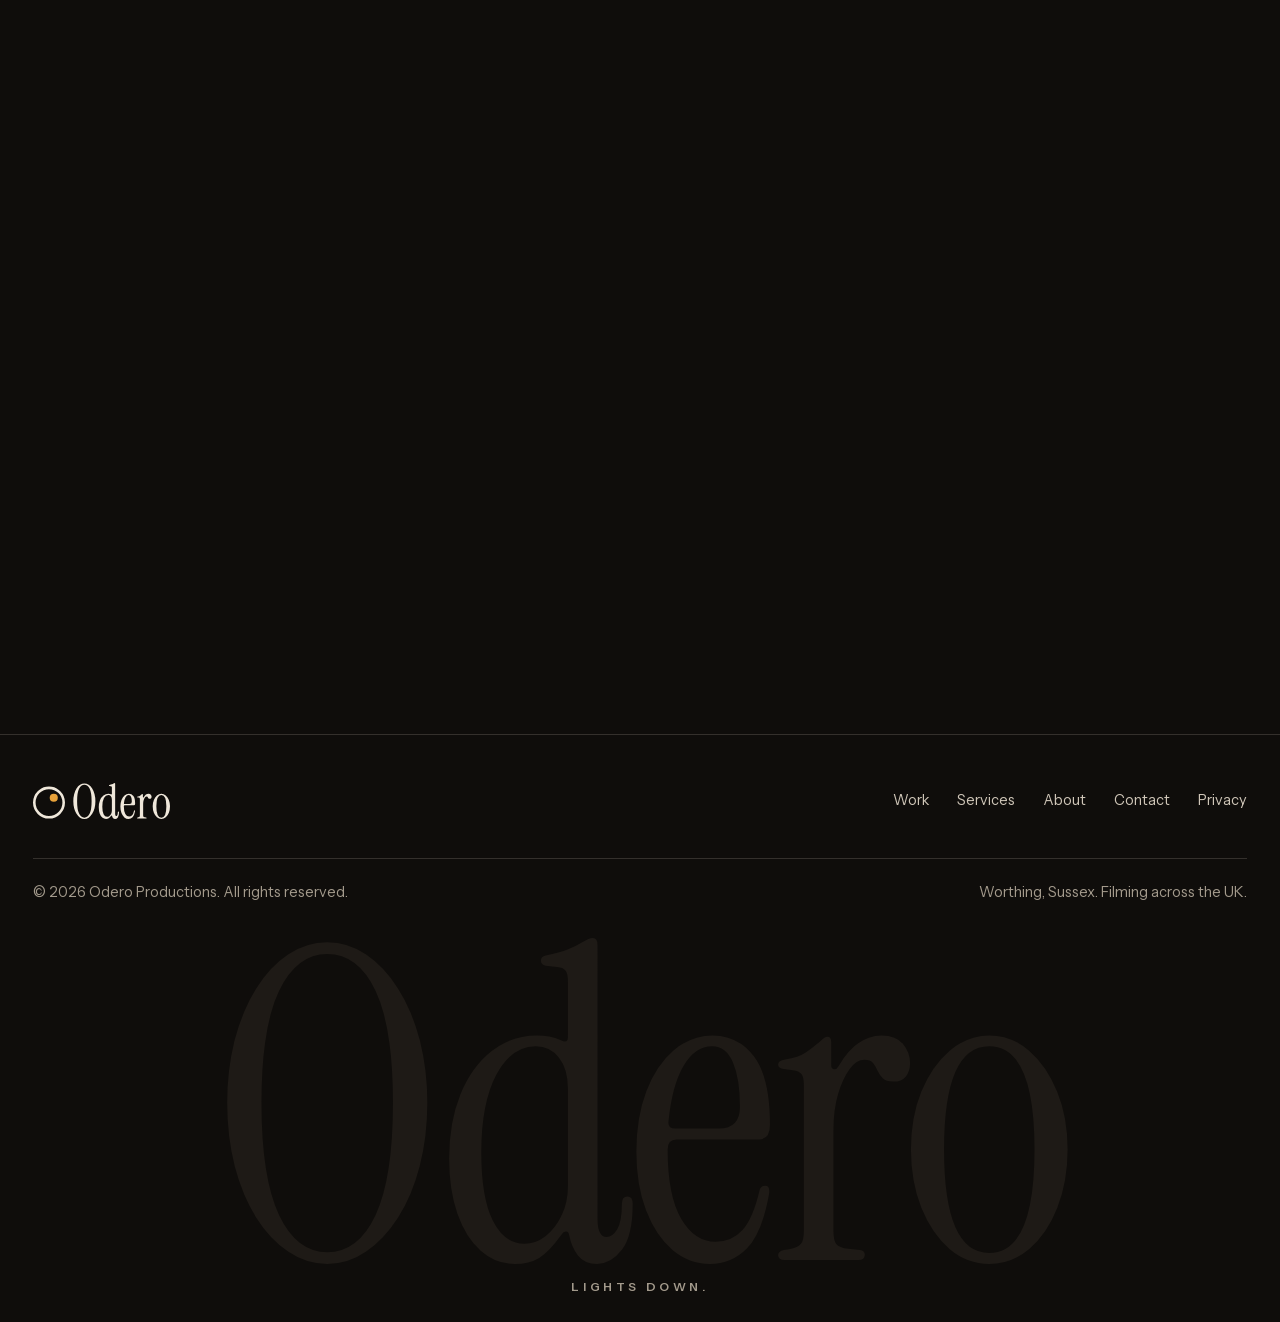
<file: about/index.html>
<!DOCTYPE html>
<html lang="en-GB">
<head>
  <meta charset="UTF-8">
  <meta name="viewport" content="width=device-width, initial-scale=1">
  <!-- Security policy: see the note at the top of index.html -->
  <meta http-equiv="Content-Security-Policy" content="default-src 'self'; script-src 'self'; style-src 'self'; img-src 'self' data:; font-src 'self'; media-src 'self'; frame-src https://customer-f98idm6pe7bos5qf.cloudflarestream.com; connect-src 'self'; object-src 'none'; base-uri 'self'; form-action 'none'">
  <!-- PREVIEW ONLY: keeps this draft out of Google. Delete this line at launch. -->
  <meta name="robots" content="noindex">

  <title>About Christopher Odero | Odero Productions</title>
  <meta name="description" content="Christopher Odero, founder of Odero Productions. From gameplay videos on a PS4 to a degree in sports broadcasting, a Premier League and WSL club, and a film studio of his own in Worthing.">
  <link rel="canonical" href="https://oderoproductions.com/about/">
  <meta name="theme-color" content="#0F0D0B">
  <meta property="og:type" content="profile">
  <meta property="og:site_name" content="Odero Productions">
  <meta property="og:title" content="About Christopher Odero | Odero Productions">
  <meta property="og:description" content="The story behind Odero Productions, from a PS4 and a struggling laptop to a film studio in Worthing.">
  <meta property="og:image" content="https://oderoproductions.com/assets/brand/og.png">

  <link rel="icon" type="image/svg+xml" href="../assets/brand/favicon.svg">
  <link rel="icon" type="image/png" sizes="48x48" href="../assets/brand/favicon-48.png">
  <link rel="apple-touch-icon" href="../assets/brand/apple-touch-icon.png">
  <link rel="preload" href="../assets/fonts/instrument-serif-400-latin.woff2" as="font" type="font/woff2" crossorigin>
  <link rel="preload" href="../assets/fonts/instrument-sans-var-latin.woff2" as="font" type="font/woff2" crossorigin>
  <link rel="stylesheet" href="../styles.css?v=20261120a">
  <script src="../script.js?v=20261120a"></script>
</head>
<body>
  <a class="skip-link" href="#main">Skip to content</a>

  <header class="site-header" id="top">
    <div class="container header-inner">
      <a class="brand" href="../" aria-label="Odero Productions home">
        <img src="../assets/brand/odero-logo-compact-on-dark.svg" alt="Odero Productions" width="114" height="30">
      </a>
      <button class="nav-toggle" type="button" aria-expanded="false" aria-controls="nav" aria-label="Open menu">
        <span></span><span></span>
      </button>
      <nav class="nav-links" id="nav" aria-label="Main">
        <a href="../#work">Work</a>
        <a href="../#services">Services</a>
        <a href="../#process">Process</a>
        <a href="./" aria-current="page">About</a>
        <a href="../#faqs">FAQs</a>
        <a class="btn btn-primary btn-small" href="https://calendly.com/info-7uvm/op" target="_blank" rel="noopener">Book a call</a>
      </nav>
    </div>
  </header>

  <main id="main">

    <!-- ================= ABOUT: OPENING ================= -->
    <section class="page-top about-hero" aria-labelledby="about-title">
      <div class="container">
        <div class="hero-top">
          <p class="eyebrow">About</p>
          <p class="about-byline">Christopher Odero <span>Founder, Odero Productions</span></p>
        </div>
        <h1 class="mega" id="about-title"><span>Ten years</span> <span>of pressing</span> <span><em>record.</em></span></h1>
        <p class="lede about-lede">The person behind Odero Productions, and how gameplay videos on a PS4 turned into a film studio for businesses.</p>
        <figure class="about-wide reveal">
          <img src="../assets/about/west-pier.jpg" alt="Christopher standing on the beach among the old West Pier posts in Brighton, camera in hand" width="2400" height="1600" fetchpriority="high">
          <figcaption>West Pier, Brighton</figcaption>
        </figure>
      </div>
    </section>

    <!-- ================= 1. MEET THE FOUNDER =================
         TODO (Christopher): check the two paragraphs below read right.
         The quote is the first line of your Instagram caption. -->
    <section class="section" aria-labelledby="founder-heading">
      <div class="container founder">
        <figure class="founder-photo reveal">
          <img src="../assets/about/portrait.jpg" alt="Christopher smiling in front of a large teal sculpture on the seafront" width="1200" height="1800" loading="lazy">
        </figure>
        <div class="founder-copy reveal">
          <p class="eyebrow">Meet the founder</p>
          <h2 class="visually-hidden" id="founder-heading">Meet the founder</h2>
          <blockquote class="founder-quote">
            <p>&ldquo;It goes back further than you&rsquo;d <em>think.</em>&rdquo;</p>
          </blockquote>
          <p>I&rsquo;m Christopher, the founder of Odero Productions. I studied media and creative production, then took a degree in sports broadcasting, and had a short spell filming for a Premier League and WSL club before putting everything into my own studio at the start of 2024.</p>
          <p>Today I film conferences, launches, brand films and interviews for businesses across Sussex and the UK, from a base in Worthing. I plan, shoot and edit, and bring in extra crew when a job needs more hands.</p>
          <dl class="meta-row">
            <div><dt>Based</dt><dd>Worthing, Sussex</dd></div>
            <div><dt>Studied</dt><dd>Sports broadcasting</dd></div>
            <div><dt>Full time since</dt><dd>2024</dd></div>
            <div><dt>Films</dt><dd>Across the UK</dd></div>
          </dl>
          <p class="signoff">Christopher Odero <span>Founder, Odero Productions</span></p>
        </div>
      </div>
    </section>

    <!-- Photos between the two sections -->
    <div class="container about-strip" aria-label="Photos of Christopher on location">
      <figure class="reveal"><img src="../assets/about/seafront.jpg" alt="Crouching with a camera in front of a teal sculpture on the seafront" width="900" height="1350" loading="lazy"></figure>
      <figure class="reveal"><img src="../assets/about/the-lanes.jpg" alt="Walking through a narrow shopping lane with a camera" width="900" height="1350" loading="lazy"></figure>
      <figure class="reveal"><img src="../assets/about/pavilion.jpg" alt="Lining up a shot with a long lens outside the Royal Pavilion" width="900" height="1126" loading="lazy"></figure>
      <figure class="reveal"><img src="../assets/about/studio.jpg" alt="Filming with a rigged cinema camera under blue light" width="1200" height="1800" loading="lazy"></figure>
    </div>

    <!-- ================= 2. MY STORY =================
         The intro video plays from this site (assets/about/intro.mp4).
         Nothing downloads until the visitor presses play.
         The story is the Instagram caption, tidied up for the website. -->
    <section class="section" id="story" aria-labelledby="story-heading">
      <div class="container story">
        <div class="story-film reveal">
          <button class="player" type="button" data-file="../assets/about/intro.mp4" data-title="Meet Christopher: the story behind Odero Productions" aria-label="Play the intro video, 1 minute 51 seconds, with sound">
            <img src="../assets/about/intro-poster.jpg" alt="" width="720" height="1280" loading="lazy">
            <span class="player-btn" aria-hidden="true"><svg width="26" height="26" viewBox="0 0 24 24" fill="currentColor"><path d="M7 4.5v15l12-7.5z"/></svg></span>
          </button>
          <p class="story-note"><span>1:51</span> Sound on. Captions are in the video.</p>
        </div>

        <div class="story-body">
          <div class="story-head reveal">
            <p class="eyebrow">My story</p>
            <h2 class="h2" id="story-heading">How it <em>started</em></h2>
            <p class="lede">The origin story of Odero Productions, in under two minutes. Or read it below.</p>
          </div>

          <ol class="timeline">
            <li class="reveal">
              <p class="when">About ten years ago</p>
              <div>
                <h3>A PS4 and a laptop on its last legs</h3>
                <p>I was recording gameplay and commentary videos on my PS4 and cutting them together on a laptop that was barely holding on. The gaming channels of the time were the inspiration. Mostly, it was just fun.</p>
              </div>
            </li>
            <li class="reveal">
              <p class="when">School and university</p>
              <div>
                <h3>An education built around it</h3>
                <p>I liked it enough to build my whole education around it: media studies, then creative production, then a degree in sports broadcasting. I&rsquo;d always been into sport, and media had taken over, so it was the perfect match.</p>
              </div>
            </li>
            <li class="reveal">
              <p class="when">After graduating</p>
              <div>
                <h3>The long way round</h3>
                <p>I didn&rsquo;t go straight into broadcasting. I worked in a warehouse, saved up and travelled around Spain for a while. Once I was back, I filmed local football matches when the chance came up.</p>
              </div>
            </li>
            <li class="reveal">
              <p class="when">Late 2023</p>
              <div>
                <h3>The dream job (or so I thought)</h3>
                <p>Filming and editing for a Premier League and WSL club, on the kind of kit I used to daydream about owning.</p>
              </div>
            </li>
            <li class="reveal">
              <p class="when">Three months later</p>
              <div>
                <h3>Handing in my notice</h3>
                <p>I realised it wasn&rsquo;t for me long term. It was hard to build anything of my own alongside it, I couldn&rsquo;t share the work, and the schedule left little room for anything else. I was putting my energy into something that wasn&rsquo;t really mine. Looking back, I could have given it longer, but I walked away and backed myself instead.</p>
              </div>
            </li>
            <li class="reveal">
              <p class="when">Start of 2024</p>
              <div>
                <h3>Odero Productions, <em>full time</em></h3>
                <p>Everything went into Odero Productions. Now I film events, brand films and interviews for businesses across Sussex and the UK. Still here. Still going.</p>
              </div>
            </li>
          </ol>
        </div>
      </div>
    </section>

    <!-- ================= CONTACT ================= -->
    <section class="section-tight" id="contact" aria-labelledby="contact-heading">
      <div class="container">
        <div class="spot reveal" data-spotlight>
          <p class="eyebrow">Now booking</p>
          <h2 class="mega" id="contact-heading"><span>Got a date</span> <span>in the</span> <span><em>diary?</em></span></h2>
          <div class="hero-foot">
            <p class="lede">Tell me what you&rsquo;re planning. A short call is the quickest way to work out what it needs.</p>
            <a class="btn btn-primary" href="https://calendly.com/info-7uvm/op" target="_blank" rel="noopener">Book a call <span class="arrow" aria-hidden="true">&rarr;</span></a>
          </div>
        </div>
        <div class="contact-row reveal">
          <a href="mailto:info@oderoproductions.com"><span>Email</span><span>info@oderoproductions.com</span></a>
          <a href="https://wa.me/447708309296" target="_blank" rel="noopener"><span>WhatsApp</span><span>+44 7708 309296</span></a>
          <a href="https://www.instagram.com/oderoproductions/" target="_blank" rel="noopener"><span>Instagram</span><span>@oderoproductions</span></a>
          <a href="https://www.linkedin.com/in/christopherodero/" target="_blank" rel="noopener"><span>LinkedIn</span><span>Christopher Odero</span></a>
        </div>
      </div>
    </section>
  </main>

  <footer class="site-footer">
    <div class="container">
      <div class="footer-top">
        <a href="../" aria-label="Odero Productions home"><img src="../assets/brand/odero-logo-compact-on-dark.svg" alt="Odero Productions" width="137" height="36" loading="lazy"></a>
        <nav class="footer-links" aria-label="Footer">
          <a href="../#work">Work</a>
          <a href="../#services">Services</a>
          <a href="./">About</a>
          <a href="#contact">Contact</a>
          <a href="../privacy.html">Privacy</a>
        </nav>
      </div>
      <div class="footer-bottom">
        <p>&copy; <span data-year>2026</span> Odero Productions. All rights reserved.</p>
        <p>Worthing, Sussex. Filming across the UK.</p>
      </div>
    </div>
    <p class="footer-word" aria-hidden="true">Odero</p>
    <p class="footer-signoff">Lights down.</p>
  </footer>
</body>
</html>
</file>
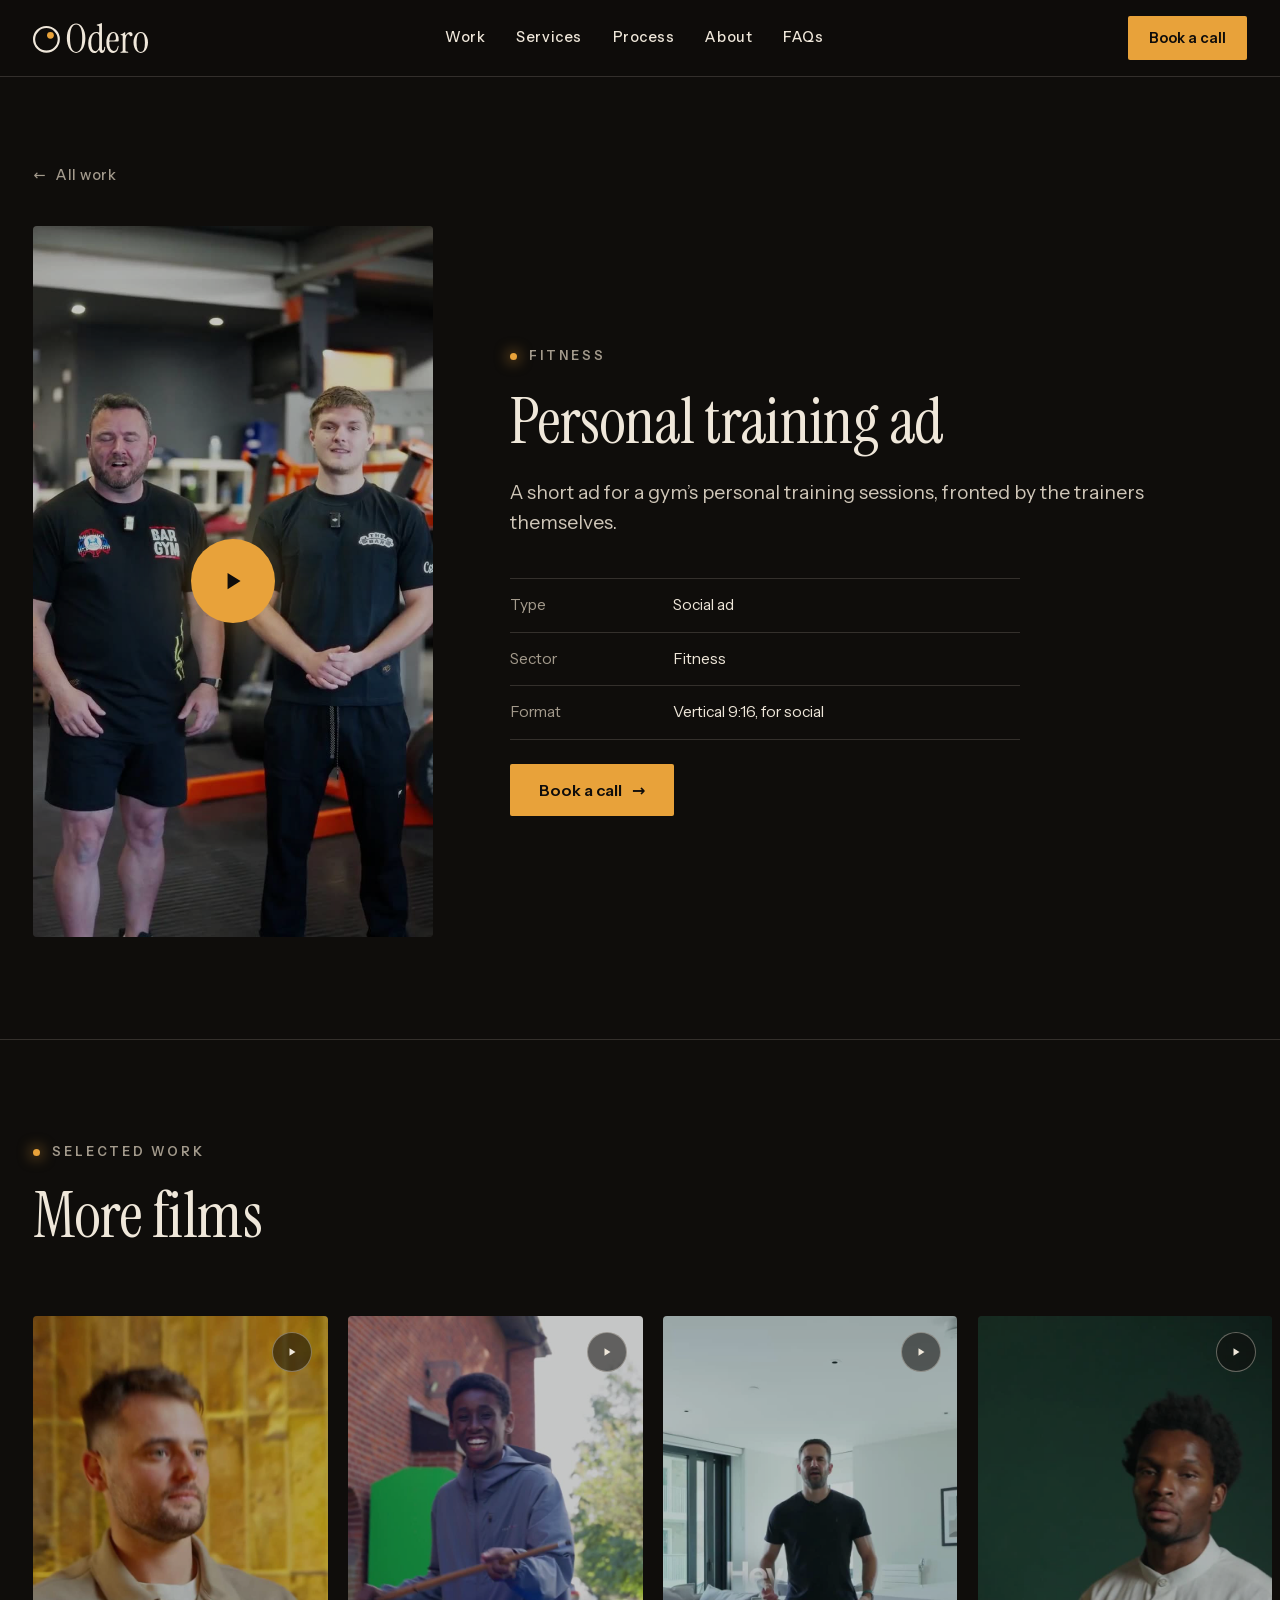
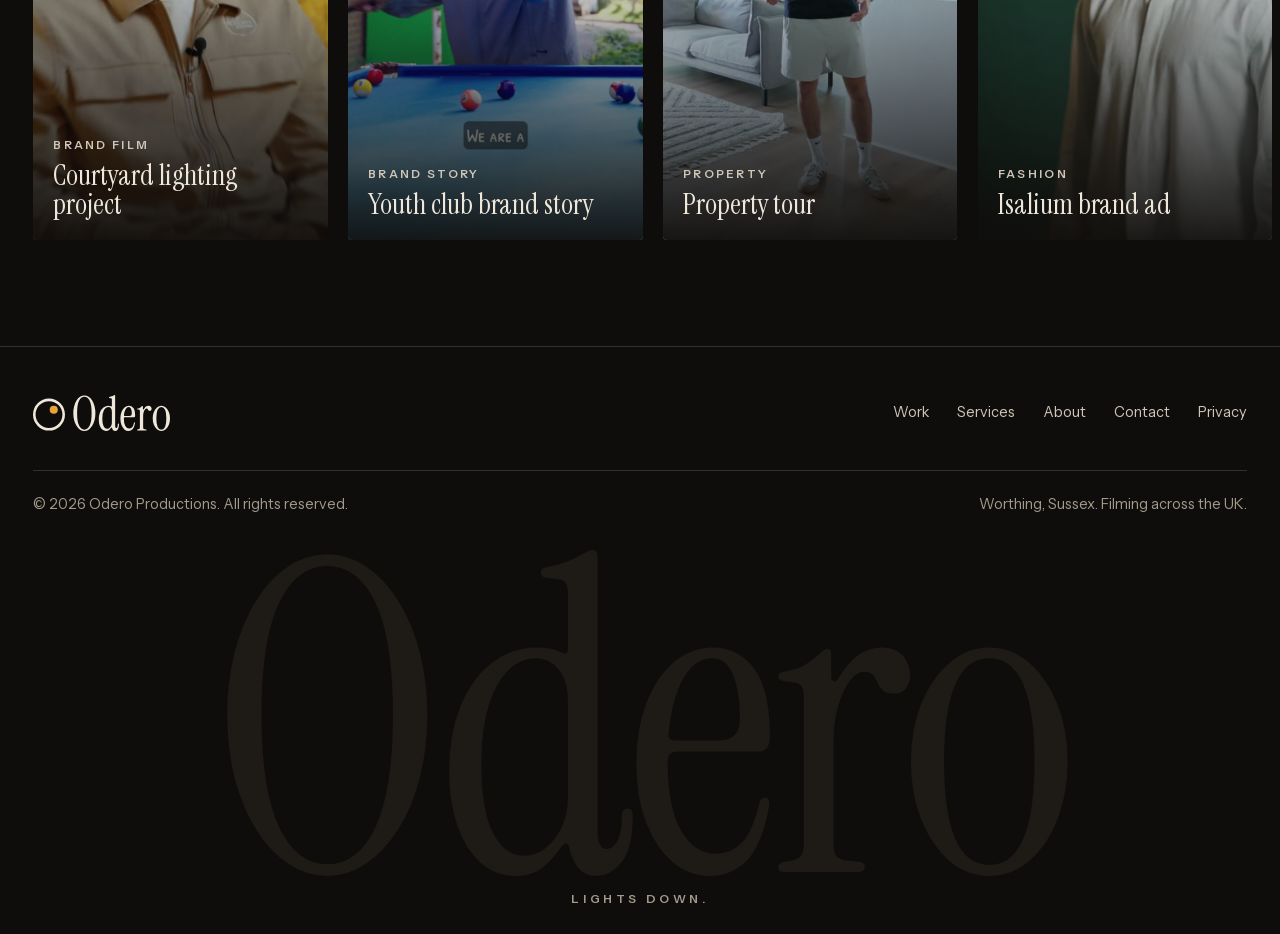
<file: work/bar-gym/index.html>
<!DOCTYPE html>
<html lang="en-GB">
<head>
  <meta charset="UTF-8">
  <meta name="viewport" content="width=device-width, initial-scale=1">
  <!-- Security policy: see the note at the top of index.html -->
  <meta http-equiv="Content-Security-Policy" content="default-src 'self'; script-src 'self'; style-src 'self'; img-src 'self' data:; font-src 'self'; media-src 'self'; frame-src https://customer-f98idm6pe7bos5qf.cloudflarestream.com; connect-src 'self'; object-src 'none'; base-uri 'self'; form-action 'none'">
  <!-- PREVIEW ONLY: keeps this draft out of Google. Delete this line at launch. -->
  <meta name="robots" content="noindex">

  <title>Personal training ad | Odero Productions</title>
  <meta name="description" content="A short ad for a gym&rsquo;s personal training sessions, fronted by the trainers themselves.">
  <link rel="canonical" href="https://oderoproductions.com/work/bar-gym/">
  <meta name="theme-color" content="#0F0D0B">
  <meta property="og:type" content="website">
  <meta property="og:site_name" content="Odero Productions">
  <meta property="og:title" content="Personal training ad | Odero Productions">
  <meta property="og:description" content="A short ad for a gym&rsquo;s personal training sessions, fronted by the trainers themselves.">
  <meta property="og:image" content="https://oderoproductions.com/assets/brand/og.png">

  <link rel="icon" type="image/svg+xml" href="../../assets/brand/favicon.svg">
  <link rel="icon" type="image/png" sizes="48x48" href="../../assets/brand/favicon-48.png">
  <link rel="apple-touch-icon" href="../../assets/brand/apple-touch-icon.png">
  <link rel="preload" href="../../assets/fonts/instrument-serif-400-latin.woff2" as="font" type="font/woff2" crossorigin>
  <link rel="preload" href="../../assets/fonts/instrument-sans-var-latin.woff2" as="font" type="font/woff2" crossorigin>
  <link rel="stylesheet" href="../../styles.css?v=20261120a">
  <script src="../../script.js?v=20261120a"></script>
</head>
<body>
  <a class="skip-link" href="#main">Skip to content</a>

  <header class="site-header is-solid" id="top">
    <div class="container header-inner">
      <a class="brand" href="../../" aria-label="Odero Productions home">
        <img src="../../assets/brand/odero-logo-compact-on-dark.svg" alt="Odero Productions" width="114" height="30">
      </a>
      <button class="nav-toggle" type="button" aria-expanded="false" aria-controls="nav" aria-label="Open menu">
        <span></span><span></span>
      </button>
      <nav class="nav-links" id="nav" aria-label="Main">
        <a href="../../#work">Work</a>
        <a href="../../#services">Services</a>
        <a href="../../#process">Process</a>
        <a href="../../about/">About</a>
        <a href="../../#faqs">FAQs</a>
        <a class="btn btn-primary btn-small" href="https://calendly.com/info-7uvm/op" target="_blank" rel="noopener">Book a call</a>
      </nav>
    </div>
  </header>

  <main id="main">
    <!-- TODO (Christopher): the description below is a one-line placeholder
         written from the film itself. Add the brief, what was made and the
         result, and check the client is happy to be named. -->
    <section class="page-top section-tight" aria-labelledby="project-heading">
      <div class="container">
        <a class="back-link" href="../../#work"><span aria-hidden="true">&larr;</span> All work</a>
        <div class="project">
          <button class="player" type="button" data-video="0f6095017b258ff3c0d751950d780c90" data-title="Personal training ad" aria-label="Play Personal training ad">
            <img src="../../assets/work/bar-gym.jpg" alt="Two personal trainers standing in a gym" width="720" height="1280" fetchpriority="high">
            <span class="player-btn" aria-hidden="true"><svg width="26" height="26" viewBox="0 0 24 24" fill="currentColor"><path d="M7 4.5v15l12-7.5z"/></svg></span>
          </button>
          <div class="project-info">
            <p class="eyebrow">Fitness</p>
            <h1 class="h2" id="project-heading">Personal training ad</h1>
            <p class="lede">A short ad for a gym&rsquo;s personal training sessions, fronted by the trainers themselves.</p>
            <dl class="facts">
              <div><dt>Type</dt><dd>Social ad</dd></div>
              <div><dt>Sector</dt><dd>Fitness</dd></div>
              <div><dt>Format</dt><dd>Vertical 9:16, for social</dd></div>
            </dl>
            <a class="btn btn-primary" href="https://calendly.com/info-7uvm/op" target="_blank" rel="noopener">Book a call <span class="arrow" aria-hidden="true">&rarr;</span></a>
          </div>
        </div>
      </div>
    </section>

    <section class="section-tight rule-top" aria-labelledby="more-heading">
      <div class="container">
        <div class="section-head">
          <div>
            <p class="eyebrow">Selected work</p>
            <h2 class="h2" id="more-heading">More films</h2>
          </div>
        </div>
      </div>
      <div class="rail" tabindex="0" role="region" aria-label="More work, scrolls sideways">
        <a class="tile" href="../../work/courtyard-lighting/">
          <img src="../../assets/work/courtyard-lighting.jpg" alt="Interview in front of a lit gold wall" width="720" height="1280" loading="lazy">
          <span class="tile-play" aria-hidden="true"><svg width="12" height="12" viewBox="0 0 24 24" fill="currentColor"><path d="M7 4.5v15l12-7.5z"/></svg></span>
          <span class="tile-body"><span class="tile-tag">Brand film</span><span class="tile-title">Courtyard lighting project</span></span>
        </a>
        <a class="tile" href="../../work/youth-club/">
          <img src="../../assets/work/youth-club.jpg" alt="A young person playing pool at a youth club" width="720" height="1280" loading="lazy">
          <span class="tile-play" aria-hidden="true"><svg width="12" height="12" viewBox="0 0 24 24" fill="currentColor"><path d="M7 4.5v15l12-7.5z"/></svg></span>
          <span class="tile-body"><span class="tile-tag">Brand story</span><span class="tile-title">Youth club brand story</span></span>
        </a>
        <a class="tile" href="../../work/property-tour/">
          <img src="../../assets/work/property-tour.jpg" alt="Presenter in a bright apartment living room" width="720" height="1280" loading="lazy">
          <span class="tile-play" aria-hidden="true"><svg width="12" height="12" viewBox="0 0 24 24" fill="currentColor"><path d="M7 4.5v15l12-7.5z"/></svg></span>
          <span class="tile-body"><span class="tile-tag">Property</span><span class="tile-title">Property tour</span></span>
        </a>
        <a class="tile" href="../../work/isalium/">
          <img src="../../assets/work/isalium.jpg" alt="Model in a white shirt against a deep green backdrop" width="720" height="1280" loading="lazy">
          <span class="tile-play" aria-hidden="true"><svg width="12" height="12" viewBox="0 0 24 24" fill="currentColor"><path d="M7 4.5v15l12-7.5z"/></svg></span>
          <span class="tile-body"><span class="tile-tag">Fashion</span><span class="tile-title">Isalium brand ad</span></span>
        </a>
        <a class="tile" href="../../work/sweaty-betty/">
          <img src="../../assets/work/sweaty-betty.jpg" alt="Woman in activewear walking through a park" width="720" height="1280" loading="lazy">
          <span class="tile-play" aria-hidden="true"><svg width="12" height="12" viewBox="0 0 24 24" fill="currentColor"><path d="M7 4.5v15l12-7.5z"/></svg></span>
          <span class="tile-body"><span class="tile-tag">Lifestyle</span><span class="tile-title">Sweaty Betty lifestyle ad</span></span>
        </a>
      </div>
    </section>
  </main>

  <footer class="site-footer">
    <div class="container">
      <div class="footer-top">
        <a href="../../" aria-label="Odero Productions home"><img src="../../assets/brand/odero-logo-compact-on-dark.svg" alt="Odero Productions" width="137" height="36" loading="lazy"></a>
        <nav class="footer-links" aria-label="Footer">
          <a href="../../#work">Work</a>
          <a href="../../#services">Services</a>
          <a href="../../about/">About</a>
          <a href="../../#contact">Contact</a>
          <a href="../../privacy.html">Privacy</a>
        </nav>
      </div>
      <div class="footer-bottom">
        <p>&copy; <span data-year>2026</span> Odero Productions. All rights reserved.</p>
        <p>Worthing, Sussex. Filming across the UK.</p>
      </div>
    </div>
    <p class="footer-word" aria-hidden="true">Odero</p>
    <p class="footer-signoff">Lights down.</p>
  </footer>
</body>
</html>
</file>
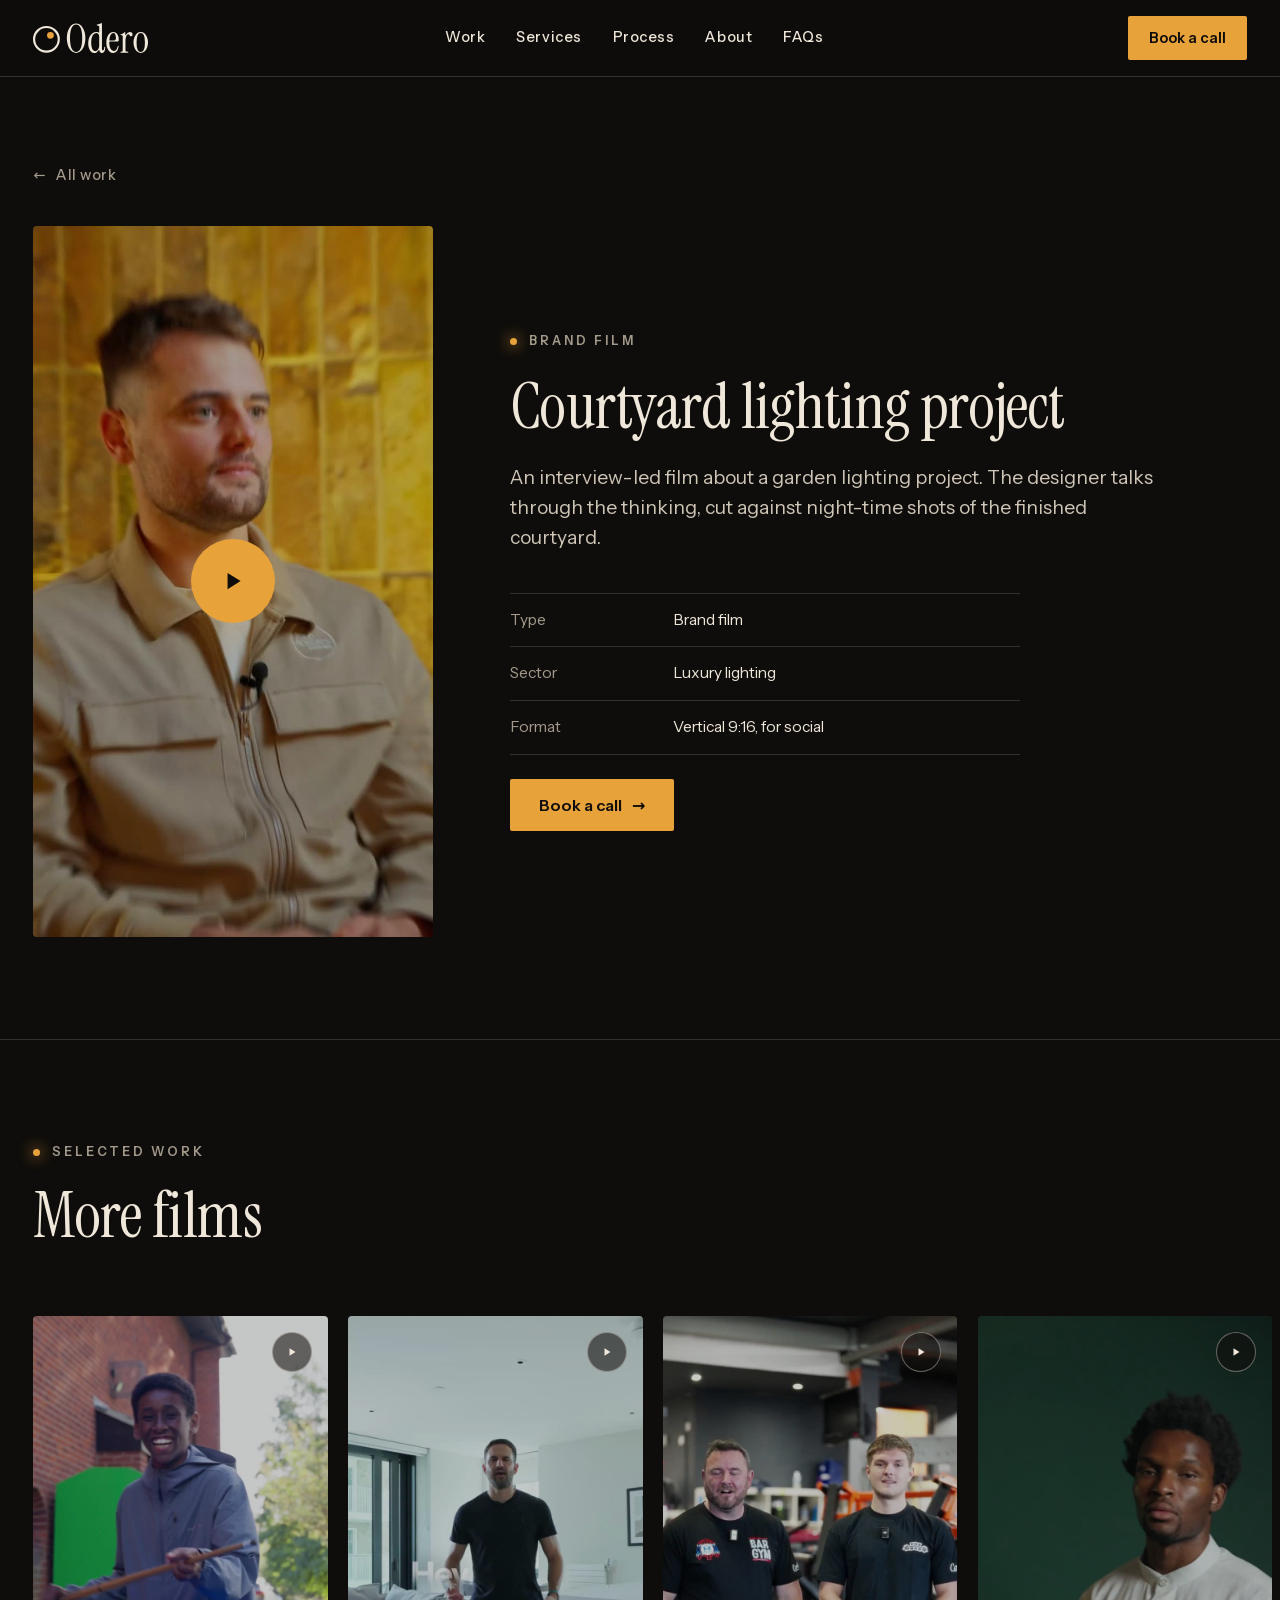
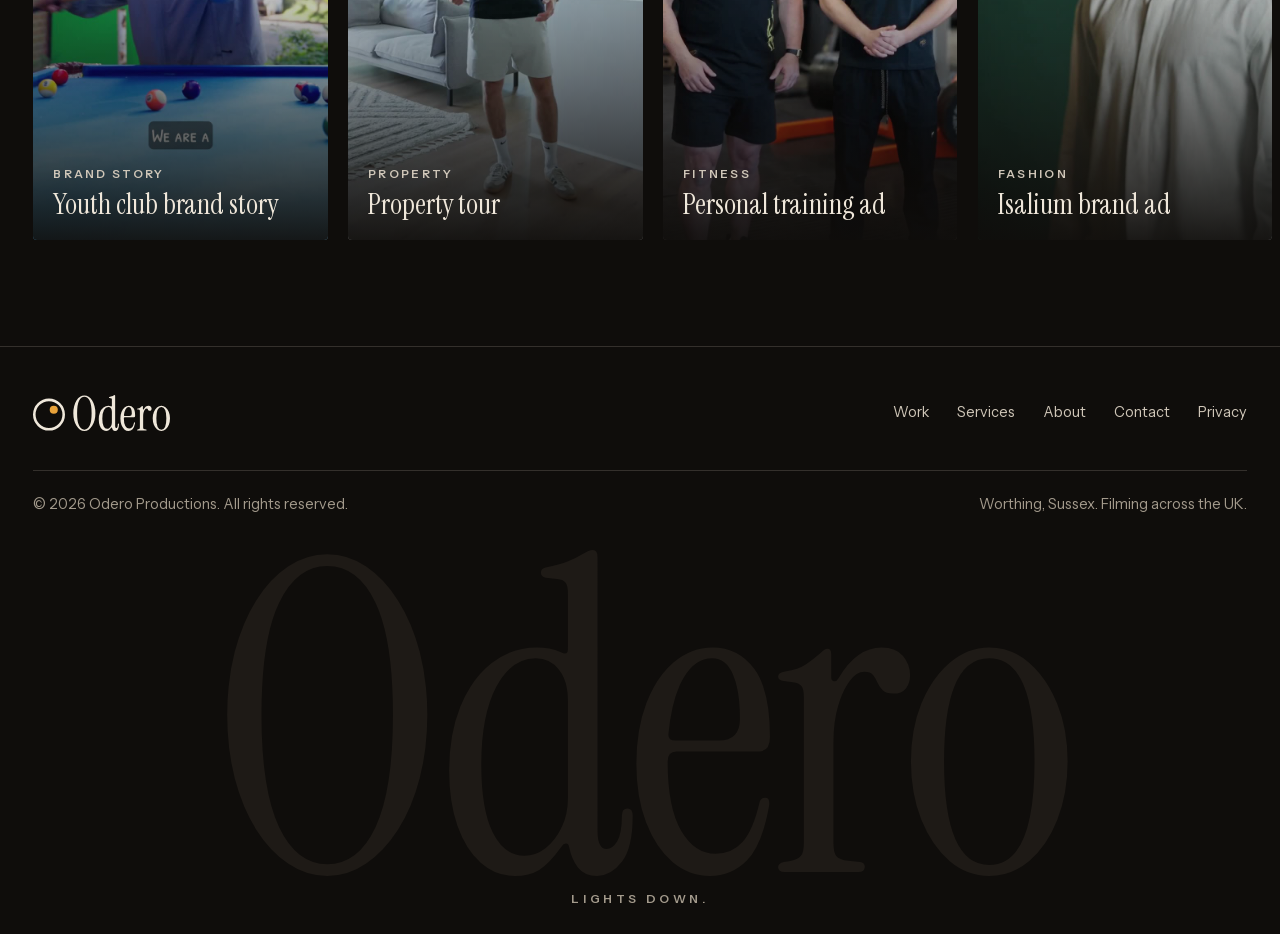
<file: work/courtyard-lighting/index.html>
<!DOCTYPE html>
<html lang="en-GB">
<head>
  <meta charset="UTF-8">
  <meta name="viewport" content="width=device-width, initial-scale=1">
  <!-- Security policy: see the note at the top of index.html -->
  <meta http-equiv="Content-Security-Policy" content="default-src 'self'; script-src 'self'; style-src 'self'; img-src 'self' data:; font-src 'self'; media-src 'self'; frame-src https://customer-f98idm6pe7bos5qf.cloudflarestream.com; connect-src 'self'; object-src 'none'; base-uri 'self'; form-action 'none'">
  <!-- PREVIEW ONLY: keeps this draft out of Google. Delete this line at launch. -->
  <meta name="robots" content="noindex">

  <title>Courtyard lighting project | Odero Productions</title>
  <meta name="description" content="An interview-led film about a garden lighting project. The designer talks through the thinking, cut against night-time shots of the finished courtyard.">
  <link rel="canonical" href="https://oderoproductions.com/work/courtyard-lighting/">
  <meta name="theme-color" content="#0F0D0B">
  <meta property="og:type" content="website">
  <meta property="og:site_name" content="Odero Productions">
  <meta property="og:title" content="Courtyard lighting project | Odero Productions">
  <meta property="og:description" content="An interview-led film about a garden lighting project. The designer talks through the thinking, cut against night-time shots of the finished courtyard.">
  <meta property="og:image" content="https://oderoproductions.com/assets/brand/og.png">

  <link rel="icon" type="image/svg+xml" href="../../assets/brand/favicon.svg">
  <link rel="icon" type="image/png" sizes="48x48" href="../../assets/brand/favicon-48.png">
  <link rel="apple-touch-icon" href="../../assets/brand/apple-touch-icon.png">
  <link rel="preload" href="../../assets/fonts/instrument-serif-400-latin.woff2" as="font" type="font/woff2" crossorigin>
  <link rel="preload" href="../../assets/fonts/instrument-sans-var-latin.woff2" as="font" type="font/woff2" crossorigin>
  <link rel="stylesheet" href="../../styles.css?v=20261120a">
  <script src="../../script.js?v=20261120a"></script>
</head>
<body>
  <a class="skip-link" href="#main">Skip to content</a>

  <header class="site-header is-solid" id="top">
    <div class="container header-inner">
      <a class="brand" href="../../" aria-label="Odero Productions home">
        <img src="../../assets/brand/odero-logo-compact-on-dark.svg" alt="Odero Productions" width="114" height="30">
      </a>
      <button class="nav-toggle" type="button" aria-expanded="false" aria-controls="nav" aria-label="Open menu">
        <span></span><span></span>
      </button>
      <nav class="nav-links" id="nav" aria-label="Main">
        <a href="../../#work">Work</a>
        <a href="../../#services">Services</a>
        <a href="../../#process">Process</a>
        <a href="../../about/">About</a>
        <a href="../../#faqs">FAQs</a>
        <a class="btn btn-primary btn-small" href="https://calendly.com/info-7uvm/op" target="_blank" rel="noopener">Book a call</a>
      </nav>
    </div>
  </header>

  <main id="main">
    <!-- TODO (Christopher): the description below is a one-line placeholder
         written from the film itself. Add the brief, what was made and the
         result, and check the client is happy to be named. -->
    <section class="page-top section-tight" aria-labelledby="project-heading">
      <div class="container">
        <a class="back-link" href="../../#work"><span aria-hidden="true">&larr;</span> All work</a>
        <div class="project">
          <button class="player" type="button" data-video="95794c1ef7d454679eaa5fbeb29be136" data-title="Courtyard lighting project" aria-label="Play Courtyard lighting project">
            <img src="../../assets/work/courtyard-lighting.jpg" alt="Interview in front of a lit gold wall" width="720" height="1280" fetchpriority="high">
            <span class="player-btn" aria-hidden="true"><svg width="26" height="26" viewBox="0 0 24 24" fill="currentColor"><path d="M7 4.5v15l12-7.5z"/></svg></span>
          </button>
          <div class="project-info">
            <p class="eyebrow">Brand film</p>
            <h1 class="h2" id="project-heading">Courtyard lighting project</h1>
            <p class="lede">An interview-led film about a garden lighting project. The designer talks through the thinking, cut against night-time shots of the finished courtyard.</p>
            <dl class="facts">
              <div><dt>Type</dt><dd>Brand film</dd></div>
              <div><dt>Sector</dt><dd>Luxury lighting</dd></div>
              <div><dt>Format</dt><dd>Vertical 9:16, for social</dd></div>
            </dl>
            <a class="btn btn-primary" href="https://calendly.com/info-7uvm/op" target="_blank" rel="noopener">Book a call <span class="arrow" aria-hidden="true">&rarr;</span></a>
          </div>
        </div>
      </div>
    </section>

    <section class="section-tight rule-top" aria-labelledby="more-heading">
      <div class="container">
        <div class="section-head">
          <div>
            <p class="eyebrow">Selected work</p>
            <h2 class="h2" id="more-heading">More films</h2>
          </div>
        </div>
      </div>
      <div class="rail" tabindex="0" role="region" aria-label="More work, scrolls sideways">
        <a class="tile" href="../../work/youth-club/">
          <img src="../../assets/work/youth-club.jpg" alt="A young person playing pool at a youth club" width="720" height="1280" loading="lazy">
          <span class="tile-play" aria-hidden="true"><svg width="12" height="12" viewBox="0 0 24 24" fill="currentColor"><path d="M7 4.5v15l12-7.5z"/></svg></span>
          <span class="tile-body"><span class="tile-tag">Brand story</span><span class="tile-title">Youth club brand story</span></span>
        </a>
        <a class="tile" href="../../work/property-tour/">
          <img src="../../assets/work/property-tour.jpg" alt="Presenter in a bright apartment living room" width="720" height="1280" loading="lazy">
          <span class="tile-play" aria-hidden="true"><svg width="12" height="12" viewBox="0 0 24 24" fill="currentColor"><path d="M7 4.5v15l12-7.5z"/></svg></span>
          <span class="tile-body"><span class="tile-tag">Property</span><span class="tile-title">Property tour</span></span>
        </a>
        <a class="tile" href="../../work/bar-gym/">
          <img src="../../assets/work/bar-gym.jpg" alt="Two personal trainers standing in a gym" width="720" height="1280" loading="lazy">
          <span class="tile-play" aria-hidden="true"><svg width="12" height="12" viewBox="0 0 24 24" fill="currentColor"><path d="M7 4.5v15l12-7.5z"/></svg></span>
          <span class="tile-body"><span class="tile-tag">Fitness</span><span class="tile-title">Personal training ad</span></span>
        </a>
        <a class="tile" href="../../work/isalium/">
          <img src="../../assets/work/isalium.jpg" alt="Model in a white shirt against a deep green backdrop" width="720" height="1280" loading="lazy">
          <span class="tile-play" aria-hidden="true"><svg width="12" height="12" viewBox="0 0 24 24" fill="currentColor"><path d="M7 4.5v15l12-7.5z"/></svg></span>
          <span class="tile-body"><span class="tile-tag">Fashion</span><span class="tile-title">Isalium brand ad</span></span>
        </a>
        <a class="tile" href="../../work/sweaty-betty/">
          <img src="../../assets/work/sweaty-betty.jpg" alt="Woman in activewear walking through a park" width="720" height="1280" loading="lazy">
          <span class="tile-play" aria-hidden="true"><svg width="12" height="12" viewBox="0 0 24 24" fill="currentColor"><path d="M7 4.5v15l12-7.5z"/></svg></span>
          <span class="tile-body"><span class="tile-tag">Lifestyle</span><span class="tile-title">Sweaty Betty lifestyle ad</span></span>
        </a>
      </div>
    </section>
  </main>

  <footer class="site-footer">
    <div class="container">
      <div class="footer-top">
        <a href="../../" aria-label="Odero Productions home"><img src="../../assets/brand/odero-logo-compact-on-dark.svg" alt="Odero Productions" width="137" height="36" loading="lazy"></a>
        <nav class="footer-links" aria-label="Footer">
          <a href="../../#work">Work</a>
          <a href="../../#services">Services</a>
          <a href="../../about/">About</a>
          <a href="../../#contact">Contact</a>
          <a href="../../privacy.html">Privacy</a>
        </nav>
      </div>
      <div class="footer-bottom">
        <p>&copy; <span data-year>2026</span> Odero Productions. All rights reserved.</p>
        <p>Worthing, Sussex. Filming across the UK.</p>
      </div>
    </div>
    <p class="footer-word" aria-hidden="true">Odero</p>
    <p class="footer-signoff">Lights down.</p>
  </footer>
</body>
</html>
</file>
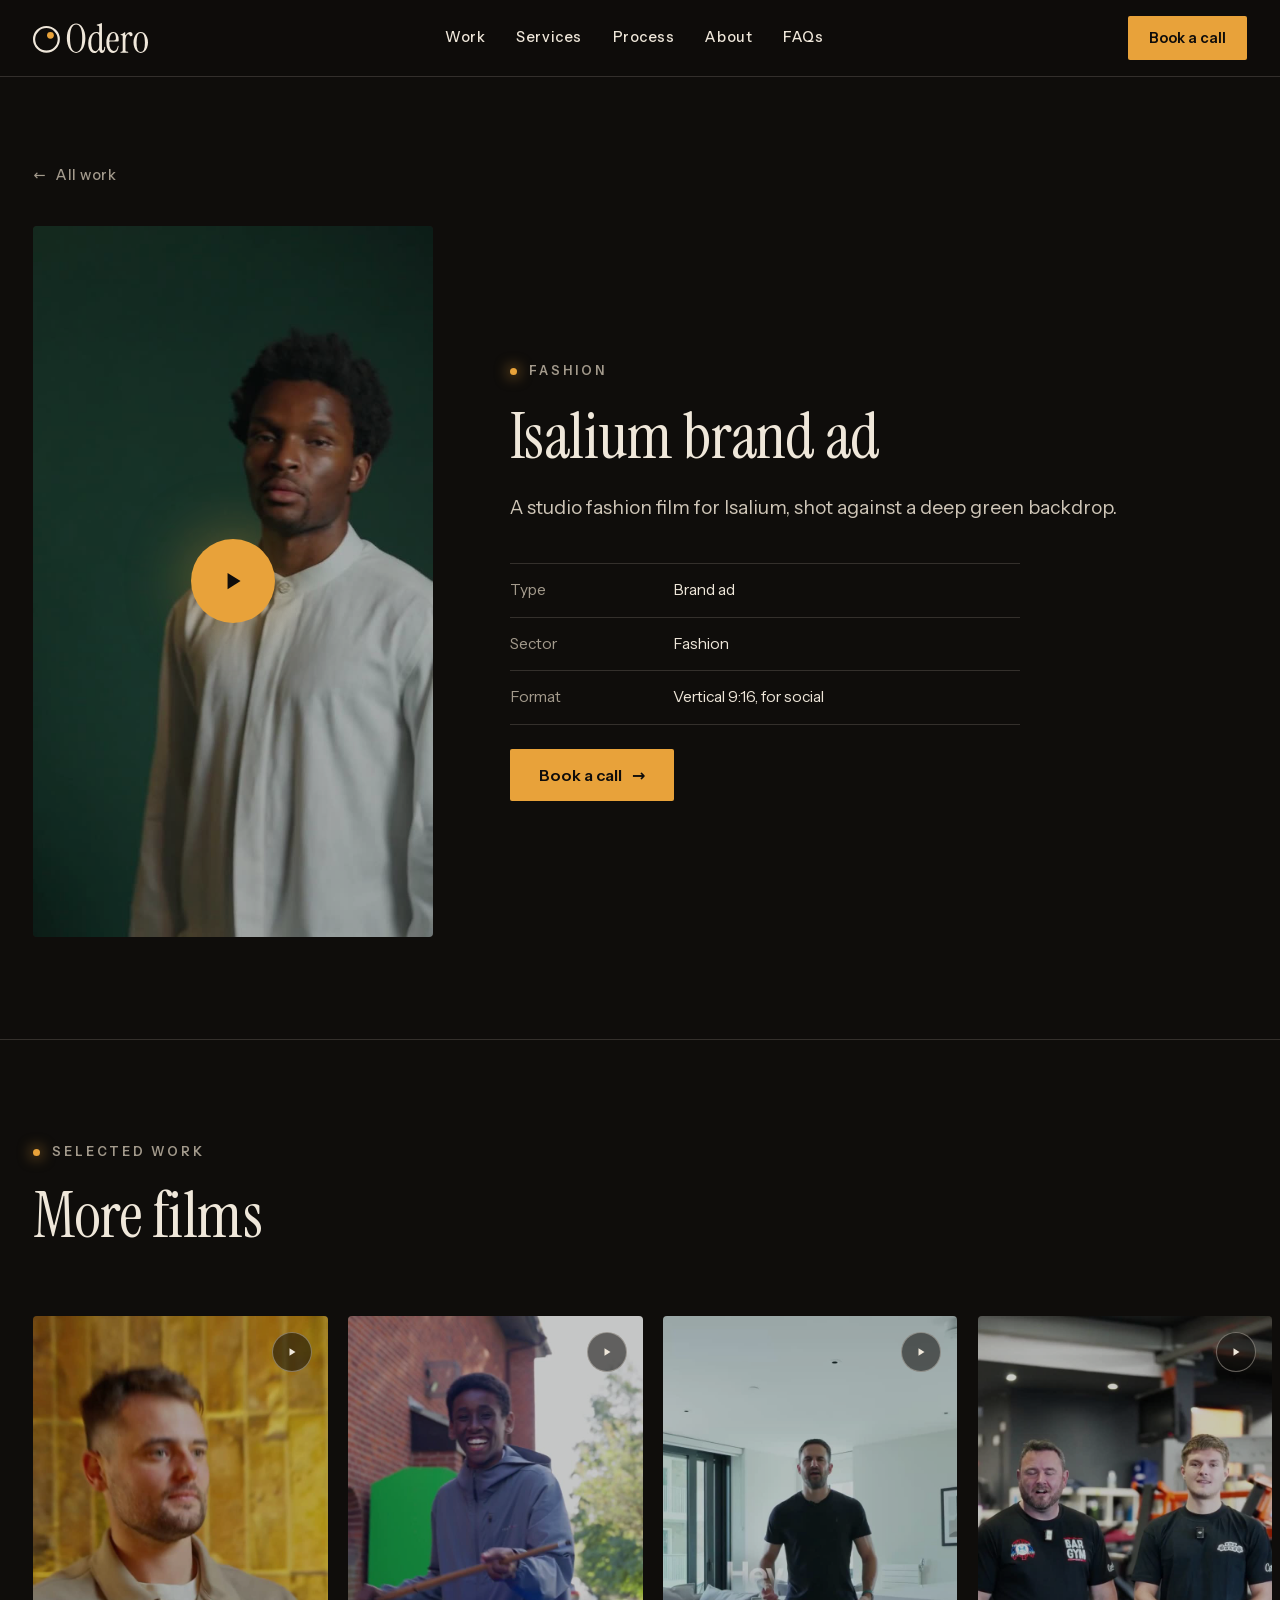
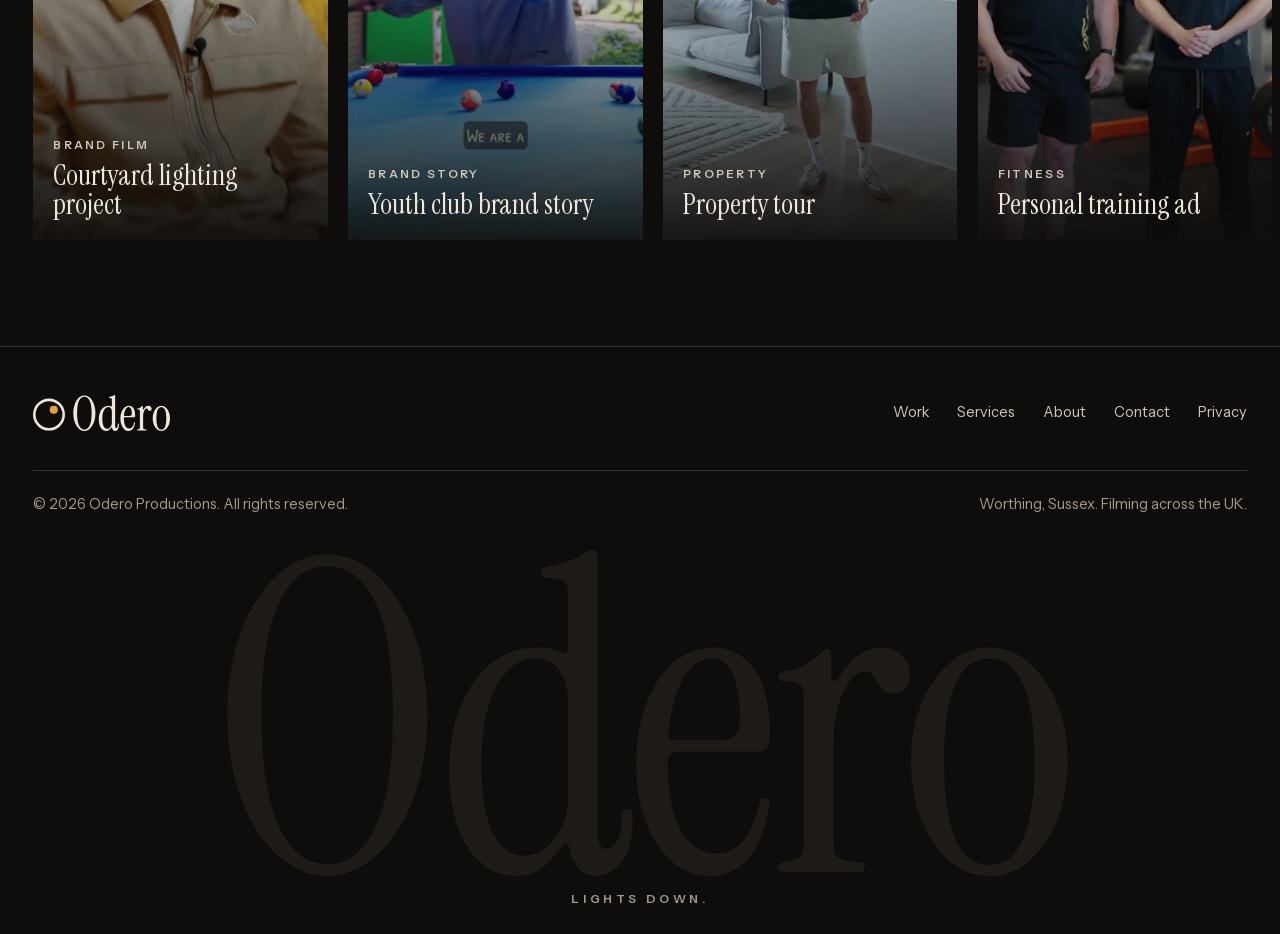
<file: work/isalium/index.html>
<!DOCTYPE html>
<html lang="en-GB">
<head>
  <meta charset="UTF-8">
  <meta name="viewport" content="width=device-width, initial-scale=1">
  <!-- Security policy: see the note at the top of index.html -->
  <meta http-equiv="Content-Security-Policy" content="default-src 'self'; script-src 'self'; style-src 'self'; img-src 'self' data:; font-src 'self'; media-src 'self'; frame-src https://customer-f98idm6pe7bos5qf.cloudflarestream.com; connect-src 'self'; object-src 'none'; base-uri 'self'; form-action 'none'">
  <!-- PREVIEW ONLY: keeps this draft out of Google. Delete this line at launch. -->
  <meta name="robots" content="noindex">

  <title>Isalium brand ad | Odero Productions</title>
  <meta name="description" content="A studio fashion film for Isalium, shot against a deep green backdrop.">
  <link rel="canonical" href="https://oderoproductions.com/work/isalium/">
  <meta name="theme-color" content="#0F0D0B">
  <meta property="og:type" content="website">
  <meta property="og:site_name" content="Odero Productions">
  <meta property="og:title" content="Isalium brand ad | Odero Productions">
  <meta property="og:description" content="A studio fashion film for Isalium, shot against a deep green backdrop.">
  <meta property="og:image" content="https://oderoproductions.com/assets/brand/og.png">

  <link rel="icon" type="image/svg+xml" href="../../assets/brand/favicon.svg">
  <link rel="icon" type="image/png" sizes="48x48" href="../../assets/brand/favicon-48.png">
  <link rel="apple-touch-icon" href="../../assets/brand/apple-touch-icon.png">
  <link rel="preload" href="../../assets/fonts/instrument-serif-400-latin.woff2" as="font" type="font/woff2" crossorigin>
  <link rel="preload" href="../../assets/fonts/instrument-sans-var-latin.woff2" as="font" type="font/woff2" crossorigin>
  <link rel="stylesheet" href="../../styles.css?v=20261120a">
  <script src="../../script.js?v=20261120a"></script>
</head>
<body>
  <a class="skip-link" href="#main">Skip to content</a>

  <header class="site-header is-solid" id="top">
    <div class="container header-inner">
      <a class="brand" href="../../" aria-label="Odero Productions home">
        <img src="../../assets/brand/odero-logo-compact-on-dark.svg" alt="Odero Productions" width="114" height="30">
      </a>
      <button class="nav-toggle" type="button" aria-expanded="false" aria-controls="nav" aria-label="Open menu">
        <span></span><span></span>
      </button>
      <nav class="nav-links" id="nav" aria-label="Main">
        <a href="../../#work">Work</a>
        <a href="../../#services">Services</a>
        <a href="../../#process">Process</a>
        <a href="../../about/">About</a>
        <a href="../../#faqs">FAQs</a>
        <a class="btn btn-primary btn-small" href="https://calendly.com/info-7uvm/op" target="_blank" rel="noopener">Book a call</a>
      </nav>
    </div>
  </header>

  <main id="main">
    <!-- TODO (Christopher): the description below is a one-line placeholder
         written from the film itself. Add the brief, what was made and the
         result, and check the client is happy to be named. -->
    <section class="page-top section-tight" aria-labelledby="project-heading">
      <div class="container">
        <a class="back-link" href="../../#work"><span aria-hidden="true">&larr;</span> All work</a>
        <div class="project">
          <button class="player" type="button" data-video="d9259cec544c184349a38a2b2c215ac5" data-title="Isalium brand ad" aria-label="Play Isalium brand ad">
            <img src="../../assets/work/isalium.jpg" alt="Model in a white shirt against a deep green backdrop" width="720" height="1280" fetchpriority="high">
            <span class="player-btn" aria-hidden="true"><svg width="26" height="26" viewBox="0 0 24 24" fill="currentColor"><path d="M7 4.5v15l12-7.5z"/></svg></span>
          </button>
          <div class="project-info">
            <p class="eyebrow">Fashion</p>
            <h1 class="h2" id="project-heading">Isalium brand ad</h1>
            <p class="lede">A studio fashion film for Isalium, shot against a deep green backdrop.</p>
            <dl class="facts">
              <div><dt>Type</dt><dd>Brand ad</dd></div>
              <div><dt>Sector</dt><dd>Fashion</dd></div>
              <div><dt>Format</dt><dd>Vertical 9:16, for social</dd></div>
            </dl>
            <a class="btn btn-primary" href="https://calendly.com/info-7uvm/op" target="_blank" rel="noopener">Book a call <span class="arrow" aria-hidden="true">&rarr;</span></a>
          </div>
        </div>
      </div>
    </section>

    <section class="section-tight rule-top" aria-labelledby="more-heading">
      <div class="container">
        <div class="section-head">
          <div>
            <p class="eyebrow">Selected work</p>
            <h2 class="h2" id="more-heading">More films</h2>
          </div>
        </div>
      </div>
      <div class="rail" tabindex="0" role="region" aria-label="More work, scrolls sideways">
        <a class="tile" href="../../work/courtyard-lighting/">
          <img src="../../assets/work/courtyard-lighting.jpg" alt="Interview in front of a lit gold wall" width="720" height="1280" loading="lazy">
          <span class="tile-play" aria-hidden="true"><svg width="12" height="12" viewBox="0 0 24 24" fill="currentColor"><path d="M7 4.5v15l12-7.5z"/></svg></span>
          <span class="tile-body"><span class="tile-tag">Brand film</span><span class="tile-title">Courtyard lighting project</span></span>
        </a>
        <a class="tile" href="../../work/youth-club/">
          <img src="../../assets/work/youth-club.jpg" alt="A young person playing pool at a youth club" width="720" height="1280" loading="lazy">
          <span class="tile-play" aria-hidden="true"><svg width="12" height="12" viewBox="0 0 24 24" fill="currentColor"><path d="M7 4.5v15l12-7.5z"/></svg></span>
          <span class="tile-body"><span class="tile-tag">Brand story</span><span class="tile-title">Youth club brand story</span></span>
        </a>
        <a class="tile" href="../../work/property-tour/">
          <img src="../../assets/work/property-tour.jpg" alt="Presenter in a bright apartment living room" width="720" height="1280" loading="lazy">
          <span class="tile-play" aria-hidden="true"><svg width="12" height="12" viewBox="0 0 24 24" fill="currentColor"><path d="M7 4.5v15l12-7.5z"/></svg></span>
          <span class="tile-body"><span class="tile-tag">Property</span><span class="tile-title">Property tour</span></span>
        </a>
        <a class="tile" href="../../work/bar-gym/">
          <img src="../../assets/work/bar-gym.jpg" alt="Two personal trainers standing in a gym" width="720" height="1280" loading="lazy">
          <span class="tile-play" aria-hidden="true"><svg width="12" height="12" viewBox="0 0 24 24" fill="currentColor"><path d="M7 4.5v15l12-7.5z"/></svg></span>
          <span class="tile-body"><span class="tile-tag">Fitness</span><span class="tile-title">Personal training ad</span></span>
        </a>
        <a class="tile" href="../../work/sweaty-betty/">
          <img src="../../assets/work/sweaty-betty.jpg" alt="Woman in activewear walking through a park" width="720" height="1280" loading="lazy">
          <span class="tile-play" aria-hidden="true"><svg width="12" height="12" viewBox="0 0 24 24" fill="currentColor"><path d="M7 4.5v15l12-7.5z"/></svg></span>
          <span class="tile-body"><span class="tile-tag">Lifestyle</span><span class="tile-title">Sweaty Betty lifestyle ad</span></span>
        </a>
      </div>
    </section>
  </main>

  <footer class="site-footer">
    <div class="container">
      <div class="footer-top">
        <a href="../../" aria-label="Odero Productions home"><img src="../../assets/brand/odero-logo-compact-on-dark.svg" alt="Odero Productions" width="137" height="36" loading="lazy"></a>
        <nav class="footer-links" aria-label="Footer">
          <a href="../../#work">Work</a>
          <a href="../../#services">Services</a>
          <a href="../../about/">About</a>
          <a href="../../#contact">Contact</a>
          <a href="../../privacy.html">Privacy</a>
        </nav>
      </div>
      <div class="footer-bottom">
        <p>&copy; <span data-year>2026</span> Odero Productions. All rights reserved.</p>
        <p>Worthing, Sussex. Filming across the UK.</p>
      </div>
    </div>
    <p class="footer-word" aria-hidden="true">Odero</p>
    <p class="footer-signoff">Lights down.</p>
  </footer>
</body>
</html>
</file>
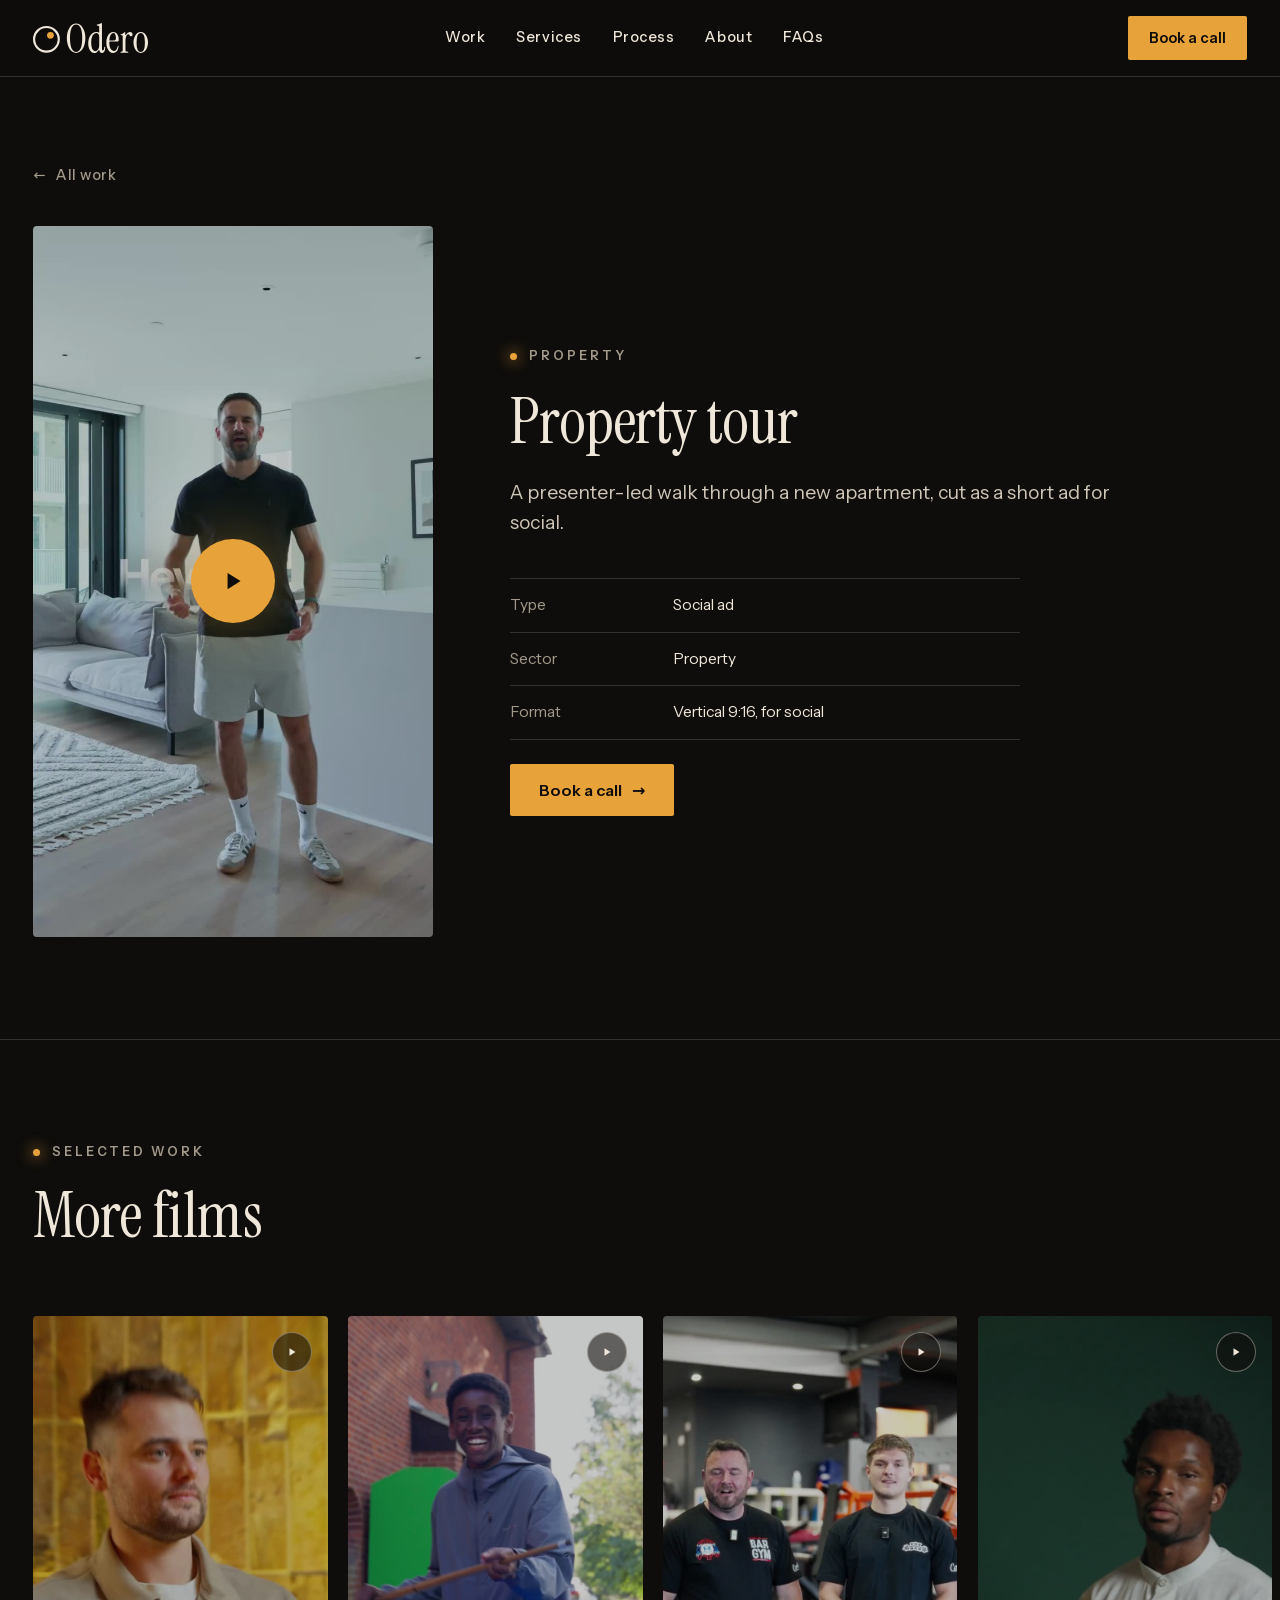
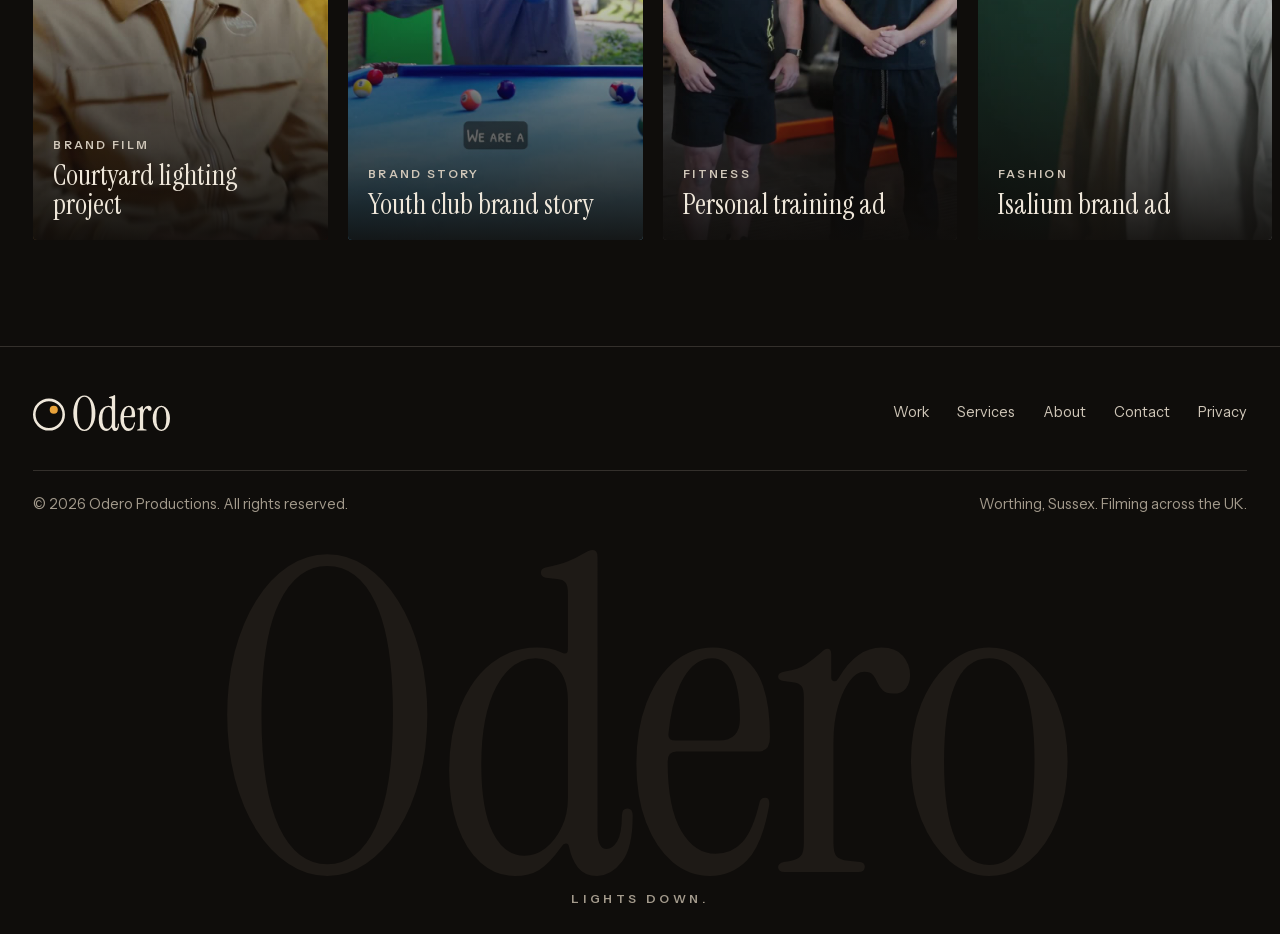
<file: work/property-tour/index.html>
<!DOCTYPE html>
<html lang="en-GB">
<head>
  <meta charset="UTF-8">
  <meta name="viewport" content="width=device-width, initial-scale=1">
  <!-- Security policy: see the note at the top of index.html -->
  <meta http-equiv="Content-Security-Policy" content="default-src 'self'; script-src 'self'; style-src 'self'; img-src 'self' data:; font-src 'self'; media-src 'self'; frame-src https://customer-f98idm6pe7bos5qf.cloudflarestream.com; connect-src 'self'; object-src 'none'; base-uri 'self'; form-action 'none'">
  <!-- PREVIEW ONLY: keeps this draft out of Google. Delete this line at launch. -->
  <meta name="robots" content="noindex">

  <title>Property tour | Odero Productions</title>
  <meta name="description" content="A presenter-led walk through a new apartment, cut as a short ad for social.">
  <link rel="canonical" href="https://oderoproductions.com/work/property-tour/">
  <meta name="theme-color" content="#0F0D0B">
  <meta property="og:type" content="website">
  <meta property="og:site_name" content="Odero Productions">
  <meta property="og:title" content="Property tour | Odero Productions">
  <meta property="og:description" content="A presenter-led walk through a new apartment, cut as a short ad for social.">
  <meta property="og:image" content="https://oderoproductions.com/assets/brand/og.png">

  <link rel="icon" type="image/svg+xml" href="../../assets/brand/favicon.svg">
  <link rel="icon" type="image/png" sizes="48x48" href="../../assets/brand/favicon-48.png">
  <link rel="apple-touch-icon" href="../../assets/brand/apple-touch-icon.png">
  <link rel="preload" href="../../assets/fonts/instrument-serif-400-latin.woff2" as="font" type="font/woff2" crossorigin>
  <link rel="preload" href="../../assets/fonts/instrument-sans-var-latin.woff2" as="font" type="font/woff2" crossorigin>
  <link rel="stylesheet" href="../../styles.css?v=20261120a">
  <script src="../../script.js?v=20261120a"></script>
</head>
<body>
  <a class="skip-link" href="#main">Skip to content</a>

  <header class="site-header is-solid" id="top">
    <div class="container header-inner">
      <a class="brand" href="../../" aria-label="Odero Productions home">
        <img src="../../assets/brand/odero-logo-compact-on-dark.svg" alt="Odero Productions" width="114" height="30">
      </a>
      <button class="nav-toggle" type="button" aria-expanded="false" aria-controls="nav" aria-label="Open menu">
        <span></span><span></span>
      </button>
      <nav class="nav-links" id="nav" aria-label="Main">
        <a href="../../#work">Work</a>
        <a href="../../#services">Services</a>
        <a href="../../#process">Process</a>
        <a href="../../about/">About</a>
        <a href="../../#faqs">FAQs</a>
        <a class="btn btn-primary btn-small" href="https://calendly.com/info-7uvm/op" target="_blank" rel="noopener">Book a call</a>
      </nav>
    </div>
  </header>

  <main id="main">
    <!-- TODO (Christopher): the description below is a one-line placeholder
         written from the film itself. Add the brief, what was made and the
         result, and check the client is happy to be named. -->
    <section class="page-top section-tight" aria-labelledby="project-heading">
      <div class="container">
        <a class="back-link" href="../../#work"><span aria-hidden="true">&larr;</span> All work</a>
        <div class="project">
          <button class="player" type="button" data-video="5722e6d467ddf48c392351a934384b88" data-title="Property tour" aria-label="Play Property tour">
            <img src="../../assets/work/property-tour.jpg" alt="Presenter in a bright apartment living room" width="720" height="1280" fetchpriority="high">
            <span class="player-btn" aria-hidden="true"><svg width="26" height="26" viewBox="0 0 24 24" fill="currentColor"><path d="M7 4.5v15l12-7.5z"/></svg></span>
          </button>
          <div class="project-info">
            <p class="eyebrow">Property</p>
            <h1 class="h2" id="project-heading">Property tour</h1>
            <p class="lede">A presenter-led walk through a new apartment, cut as a short ad for social.</p>
            <dl class="facts">
              <div><dt>Type</dt><dd>Social ad</dd></div>
              <div><dt>Sector</dt><dd>Property</dd></div>
              <div><dt>Format</dt><dd>Vertical 9:16, for social</dd></div>
            </dl>
            <a class="btn btn-primary" href="https://calendly.com/info-7uvm/op" target="_blank" rel="noopener">Book a call <span class="arrow" aria-hidden="true">&rarr;</span></a>
          </div>
        </div>
      </div>
    </section>

    <section class="section-tight rule-top" aria-labelledby="more-heading">
      <div class="container">
        <div class="section-head">
          <div>
            <p class="eyebrow">Selected work</p>
            <h2 class="h2" id="more-heading">More films</h2>
          </div>
        </div>
      </div>
      <div class="rail" tabindex="0" role="region" aria-label="More work, scrolls sideways">
        <a class="tile" href="../../work/courtyard-lighting/">
          <img src="../../assets/work/courtyard-lighting.jpg" alt="Interview in front of a lit gold wall" width="720" height="1280" loading="lazy">
          <span class="tile-play" aria-hidden="true"><svg width="12" height="12" viewBox="0 0 24 24" fill="currentColor"><path d="M7 4.5v15l12-7.5z"/></svg></span>
          <span class="tile-body"><span class="tile-tag">Brand film</span><span class="tile-title">Courtyard lighting project</span></span>
        </a>
        <a class="tile" href="../../work/youth-club/">
          <img src="../../assets/work/youth-club.jpg" alt="A young person playing pool at a youth club" width="720" height="1280" loading="lazy">
          <span class="tile-play" aria-hidden="true"><svg width="12" height="12" viewBox="0 0 24 24" fill="currentColor"><path d="M7 4.5v15l12-7.5z"/></svg></span>
          <span class="tile-body"><span class="tile-tag">Brand story</span><span class="tile-title">Youth club brand story</span></span>
        </a>
        <a class="tile" href="../../work/bar-gym/">
          <img src="../../assets/work/bar-gym.jpg" alt="Two personal trainers standing in a gym" width="720" height="1280" loading="lazy">
          <span class="tile-play" aria-hidden="true"><svg width="12" height="12" viewBox="0 0 24 24" fill="currentColor"><path d="M7 4.5v15l12-7.5z"/></svg></span>
          <span class="tile-body"><span class="tile-tag">Fitness</span><span class="tile-title">Personal training ad</span></span>
        </a>
        <a class="tile" href="../../work/isalium/">
          <img src="../../assets/work/isalium.jpg" alt="Model in a white shirt against a deep green backdrop" width="720" height="1280" loading="lazy">
          <span class="tile-play" aria-hidden="true"><svg width="12" height="12" viewBox="0 0 24 24" fill="currentColor"><path d="M7 4.5v15l12-7.5z"/></svg></span>
          <span class="tile-body"><span class="tile-tag">Fashion</span><span class="tile-title">Isalium brand ad</span></span>
        </a>
        <a class="tile" href="../../work/sweaty-betty/">
          <img src="../../assets/work/sweaty-betty.jpg" alt="Woman in activewear walking through a park" width="720" height="1280" loading="lazy">
          <span class="tile-play" aria-hidden="true"><svg width="12" height="12" viewBox="0 0 24 24" fill="currentColor"><path d="M7 4.5v15l12-7.5z"/></svg></span>
          <span class="tile-body"><span class="tile-tag">Lifestyle</span><span class="tile-title">Sweaty Betty lifestyle ad</span></span>
        </a>
      </div>
    </section>
  </main>

  <footer class="site-footer">
    <div class="container">
      <div class="footer-top">
        <a href="../../" aria-label="Odero Productions home"><img src="../../assets/brand/odero-logo-compact-on-dark.svg" alt="Odero Productions" width="137" height="36" loading="lazy"></a>
        <nav class="footer-links" aria-label="Footer">
          <a href="../../#work">Work</a>
          <a href="../../#services">Services</a>
          <a href="../../about/">About</a>
          <a href="../../#contact">Contact</a>
          <a href="../../privacy.html">Privacy</a>
        </nav>
      </div>
      <div class="footer-bottom">
        <p>&copy; <span data-year>2026</span> Odero Productions. All rights reserved.</p>
        <p>Worthing, Sussex. Filming across the UK.</p>
      </div>
    </div>
    <p class="footer-word" aria-hidden="true">Odero</p>
    <p class="footer-signoff">Lights down.</p>
  </footer>
</body>
</html>
</file>
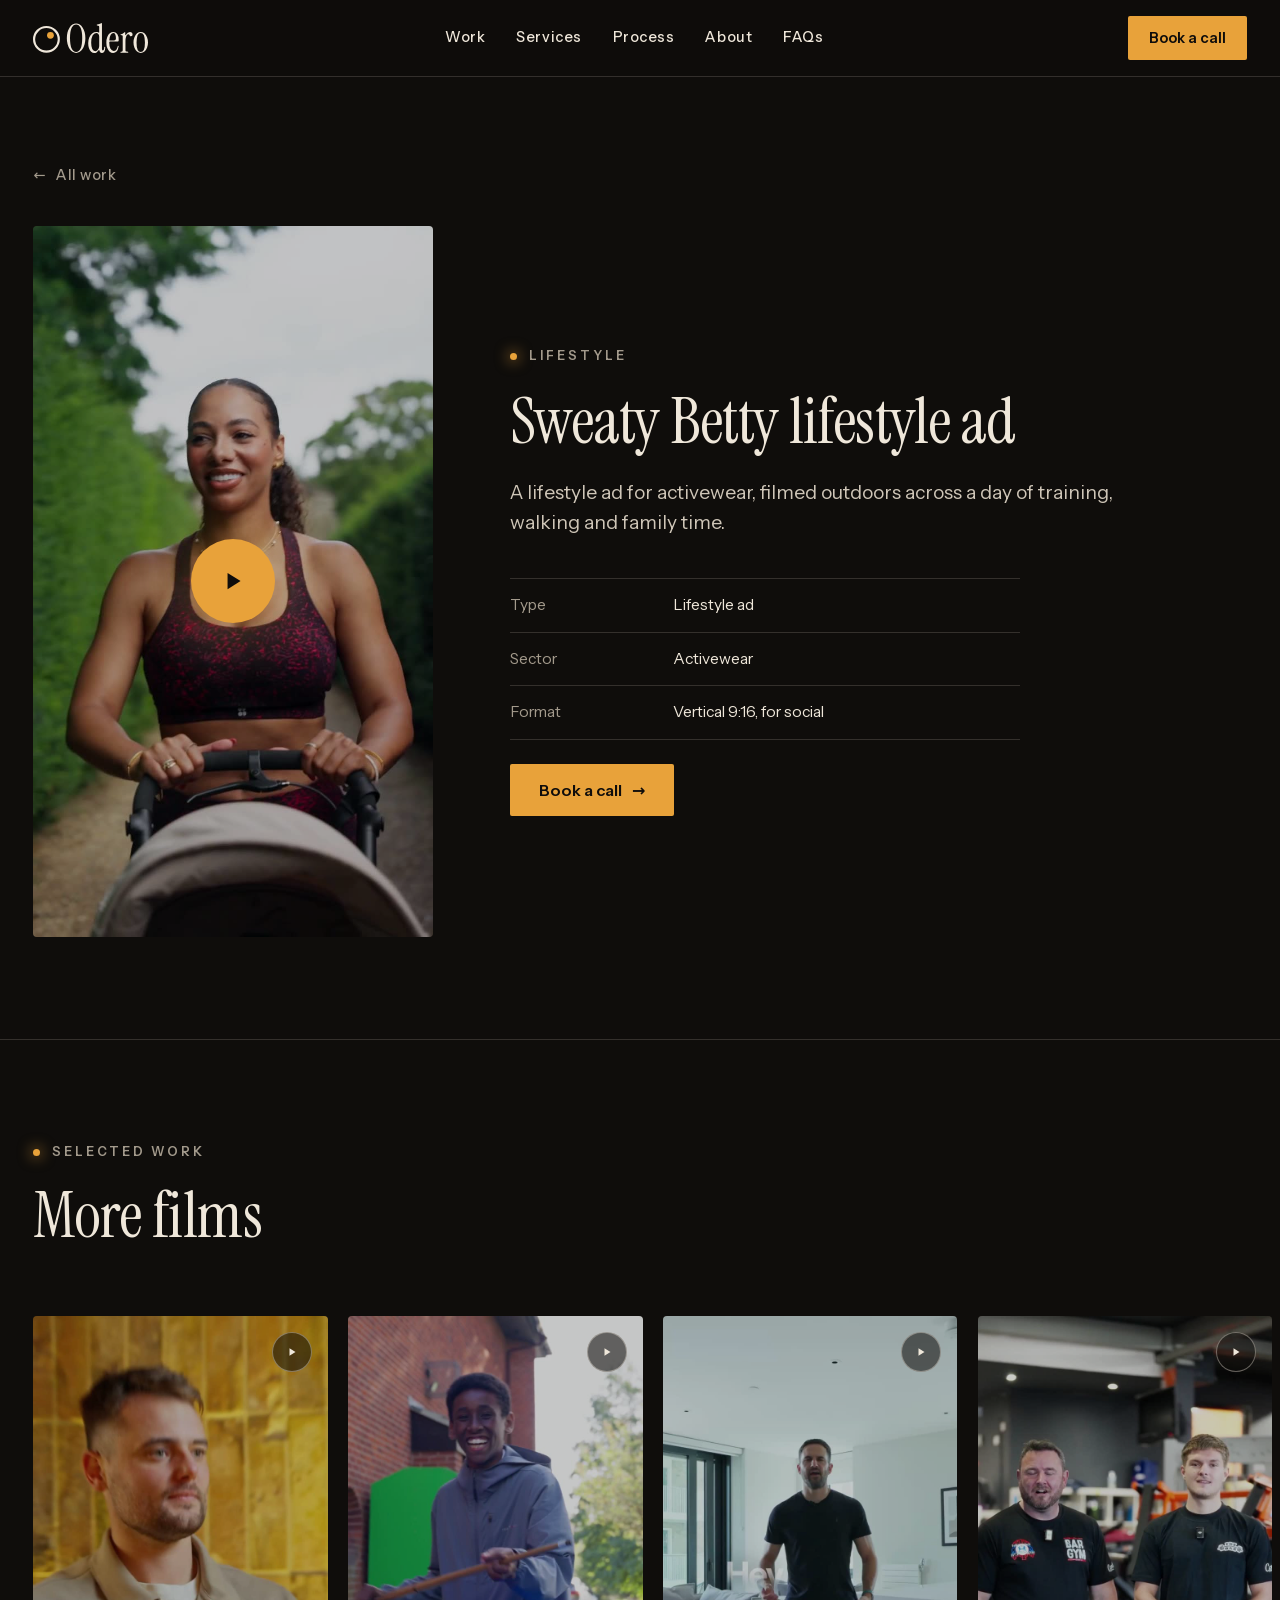
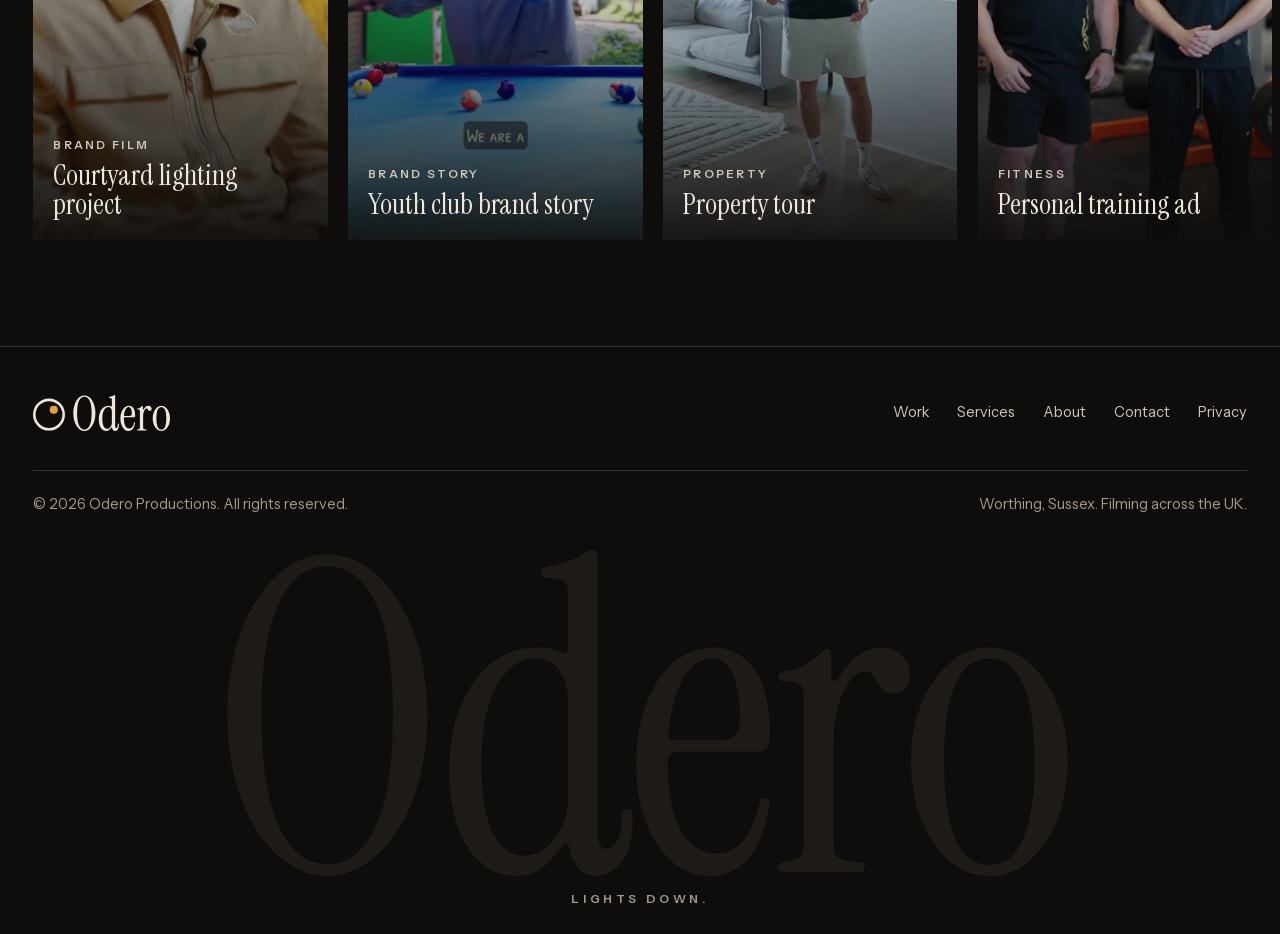
<file: work/sweaty-betty/index.html>
<!DOCTYPE html>
<html lang="en-GB">
<head>
  <meta charset="UTF-8">
  <meta name="viewport" content="width=device-width, initial-scale=1">
  <!-- Security policy: see the note at the top of index.html -->
  <meta http-equiv="Content-Security-Policy" content="default-src 'self'; script-src 'self'; style-src 'self'; img-src 'self' data:; font-src 'self'; media-src 'self'; frame-src https://customer-f98idm6pe7bos5qf.cloudflarestream.com; connect-src 'self'; object-src 'none'; base-uri 'self'; form-action 'none'">
  <!-- PREVIEW ONLY: keeps this draft out of Google. Delete this line at launch. -->
  <meta name="robots" content="noindex">

  <title>Sweaty Betty lifestyle ad | Odero Productions</title>
  <meta name="description" content="A lifestyle ad for activewear, filmed outdoors across a day of training, walking and family time.">
  <link rel="canonical" href="https://oderoproductions.com/work/sweaty-betty/">
  <meta name="theme-color" content="#0F0D0B">
  <meta property="og:type" content="website">
  <meta property="og:site_name" content="Odero Productions">
  <meta property="og:title" content="Sweaty Betty lifestyle ad | Odero Productions">
  <meta property="og:description" content="A lifestyle ad for activewear, filmed outdoors across a day of training, walking and family time.">
  <meta property="og:image" content="https://oderoproductions.com/assets/brand/og.png">

  <link rel="icon" type="image/svg+xml" href="../../assets/brand/favicon.svg">
  <link rel="icon" type="image/png" sizes="48x48" href="../../assets/brand/favicon-48.png">
  <link rel="apple-touch-icon" href="../../assets/brand/apple-touch-icon.png">
  <link rel="preload" href="../../assets/fonts/instrument-serif-400-latin.woff2" as="font" type="font/woff2" crossorigin>
  <link rel="preload" href="../../assets/fonts/instrument-sans-var-latin.woff2" as="font" type="font/woff2" crossorigin>
  <link rel="stylesheet" href="../../styles.css?v=20261120a">
  <script src="../../script.js?v=20261120a"></script>
</head>
<body>
  <a class="skip-link" href="#main">Skip to content</a>

  <header class="site-header is-solid" id="top">
    <div class="container header-inner">
      <a class="brand" href="../../" aria-label="Odero Productions home">
        <img src="../../assets/brand/odero-logo-compact-on-dark.svg" alt="Odero Productions" width="114" height="30">
      </a>
      <button class="nav-toggle" type="button" aria-expanded="false" aria-controls="nav" aria-label="Open menu">
        <span></span><span></span>
      </button>
      <nav class="nav-links" id="nav" aria-label="Main">
        <a href="../../#work">Work</a>
        <a href="../../#services">Services</a>
        <a href="../../#process">Process</a>
        <a href="../../about/">About</a>
        <a href="../../#faqs">FAQs</a>
        <a class="btn btn-primary btn-small" href="https://calendly.com/info-7uvm/op" target="_blank" rel="noopener">Book a call</a>
      </nav>
    </div>
  </header>

  <main id="main">
    <!-- TODO (Christopher): the description below is a one-line placeholder
         written from the film itself. Add the brief, what was made and the
         result, and check the client is happy to be named. -->
    <section class="page-top section-tight" aria-labelledby="project-heading">
      <div class="container">
        <a class="back-link" href="../../#work"><span aria-hidden="true">&larr;</span> All work</a>
        <div class="project">
          <button class="player" type="button" data-video="e851341d4e753082b2d3fad5e4a0b6b9" data-title="Sweaty Betty lifestyle ad" aria-label="Play Sweaty Betty lifestyle ad">
            <img src="../../assets/work/sweaty-betty.jpg" alt="Woman in activewear walking through a park" width="720" height="1280" fetchpriority="high">
            <span class="player-btn" aria-hidden="true"><svg width="26" height="26" viewBox="0 0 24 24" fill="currentColor"><path d="M7 4.5v15l12-7.5z"/></svg></span>
          </button>
          <div class="project-info">
            <p class="eyebrow">Lifestyle</p>
            <h1 class="h2" id="project-heading">Sweaty Betty lifestyle ad</h1>
            <p class="lede">A lifestyle ad for activewear, filmed outdoors across a day of training, walking and family time.</p>
            <dl class="facts">
              <div><dt>Type</dt><dd>Lifestyle ad</dd></div>
              <div><dt>Sector</dt><dd>Activewear</dd></div>
              <div><dt>Format</dt><dd>Vertical 9:16, for social</dd></div>
            </dl>
            <a class="btn btn-primary" href="https://calendly.com/info-7uvm/op" target="_blank" rel="noopener">Book a call <span class="arrow" aria-hidden="true">&rarr;</span></a>
          </div>
        </div>
      </div>
    </section>

    <section class="section-tight rule-top" aria-labelledby="more-heading">
      <div class="container">
        <div class="section-head">
          <div>
            <p class="eyebrow">Selected work</p>
            <h2 class="h2" id="more-heading">More films</h2>
          </div>
        </div>
      </div>
      <div class="rail" tabindex="0" role="region" aria-label="More work, scrolls sideways">
        <a class="tile" href="../../work/courtyard-lighting/">
          <img src="../../assets/work/courtyard-lighting.jpg" alt="Interview in front of a lit gold wall" width="720" height="1280" loading="lazy">
          <span class="tile-play" aria-hidden="true"><svg width="12" height="12" viewBox="0 0 24 24" fill="currentColor"><path d="M7 4.5v15l12-7.5z"/></svg></span>
          <span class="tile-body"><span class="tile-tag">Brand film</span><span class="tile-title">Courtyard lighting project</span></span>
        </a>
        <a class="tile" href="../../work/youth-club/">
          <img src="../../assets/work/youth-club.jpg" alt="A young person playing pool at a youth club" width="720" height="1280" loading="lazy">
          <span class="tile-play" aria-hidden="true"><svg width="12" height="12" viewBox="0 0 24 24" fill="currentColor"><path d="M7 4.5v15l12-7.5z"/></svg></span>
          <span class="tile-body"><span class="tile-tag">Brand story</span><span class="tile-title">Youth club brand story</span></span>
        </a>
        <a class="tile" href="../../work/property-tour/">
          <img src="../../assets/work/property-tour.jpg" alt="Presenter in a bright apartment living room" width="720" height="1280" loading="lazy">
          <span class="tile-play" aria-hidden="true"><svg width="12" height="12" viewBox="0 0 24 24" fill="currentColor"><path d="M7 4.5v15l12-7.5z"/></svg></span>
          <span class="tile-body"><span class="tile-tag">Property</span><span class="tile-title">Property tour</span></span>
        </a>
        <a class="tile" href="../../work/bar-gym/">
          <img src="../../assets/work/bar-gym.jpg" alt="Two personal trainers standing in a gym" width="720" height="1280" loading="lazy">
          <span class="tile-play" aria-hidden="true"><svg width="12" height="12" viewBox="0 0 24 24" fill="currentColor"><path d="M7 4.5v15l12-7.5z"/></svg></span>
          <span class="tile-body"><span class="tile-tag">Fitness</span><span class="tile-title">Personal training ad</span></span>
        </a>
        <a class="tile" href="../../work/isalium/">
          <img src="../../assets/work/isalium.jpg" alt="Model in a white shirt against a deep green backdrop" width="720" height="1280" loading="lazy">
          <span class="tile-play" aria-hidden="true"><svg width="12" height="12" viewBox="0 0 24 24" fill="currentColor"><path d="M7 4.5v15l12-7.5z"/></svg></span>
          <span class="tile-body"><span class="tile-tag">Fashion</span><span class="tile-title">Isalium brand ad</span></span>
        </a>
      </div>
    </section>
  </main>

  <footer class="site-footer">
    <div class="container">
      <div class="footer-top">
        <a href="../../" aria-label="Odero Productions home"><img src="../../assets/brand/odero-logo-compact-on-dark.svg" alt="Odero Productions" width="137" height="36" loading="lazy"></a>
        <nav class="footer-links" aria-label="Footer">
          <a href="../../#work">Work</a>
          <a href="../../#services">Services</a>
          <a href="../../about/">About</a>
          <a href="../../#contact">Contact</a>
          <a href="../../privacy.html">Privacy</a>
        </nav>
      </div>
      <div class="footer-bottom">
        <p>&copy; <span data-year>2026</span> Odero Productions. All rights reserved.</p>
        <p>Worthing, Sussex. Filming across the UK.</p>
      </div>
    </div>
    <p class="footer-word" aria-hidden="true">Odero</p>
    <p class="footer-signoff">Lights down.</p>
  </footer>
</body>
</html>
</file>
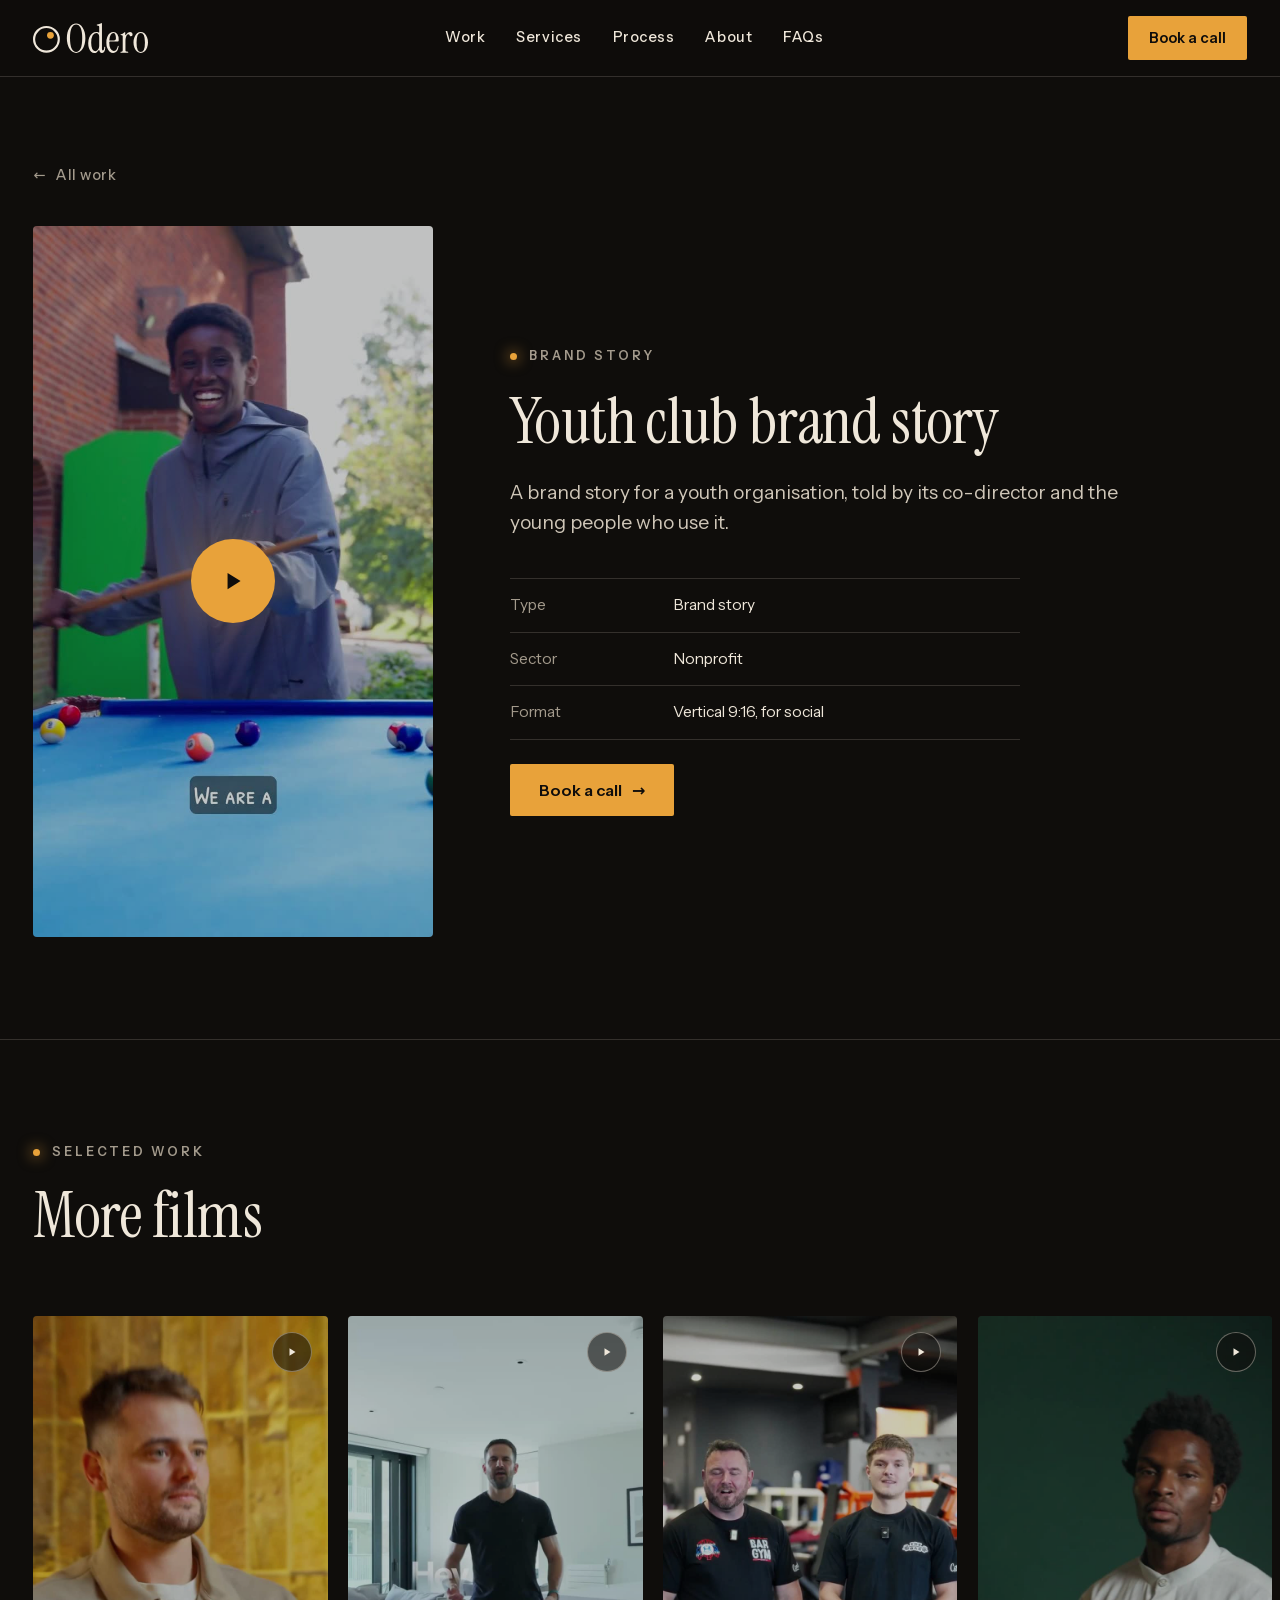
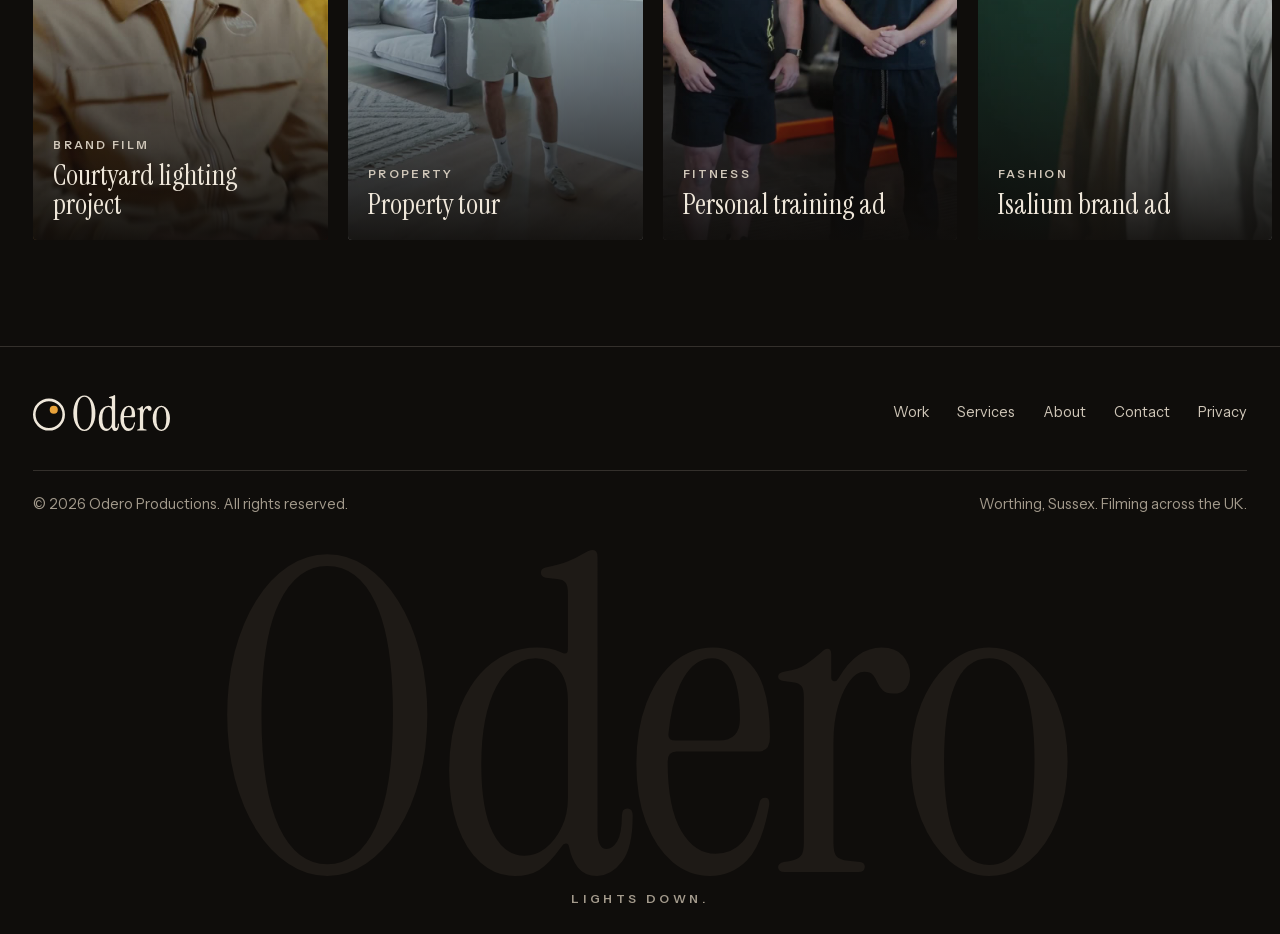
<file: work/youth-club/index.html>
<!DOCTYPE html>
<html lang="en-GB">
<head>
  <meta charset="UTF-8">
  <meta name="viewport" content="width=device-width, initial-scale=1">
  <!-- Security policy: see the note at the top of index.html -->
  <meta http-equiv="Content-Security-Policy" content="default-src 'self'; script-src 'self'; style-src 'self'; img-src 'self' data:; font-src 'self'; media-src 'self'; frame-src https://customer-f98idm6pe7bos5qf.cloudflarestream.com; connect-src 'self'; object-src 'none'; base-uri 'self'; form-action 'none'">
  <!-- PREVIEW ONLY: keeps this draft out of Google. Delete this line at launch. -->
  <meta name="robots" content="noindex">

  <title>Youth club brand story | Odero Productions</title>
  <meta name="description" content="A brand story for a youth organisation, told by its co-director and the young people who use it.">
  <link rel="canonical" href="https://oderoproductions.com/work/youth-club/">
  <meta name="theme-color" content="#0F0D0B">
  <meta property="og:type" content="website">
  <meta property="og:site_name" content="Odero Productions">
  <meta property="og:title" content="Youth club brand story | Odero Productions">
  <meta property="og:description" content="A brand story for a youth organisation, told by its co-director and the young people who use it.">
  <meta property="og:image" content="https://oderoproductions.com/assets/brand/og.png">

  <link rel="icon" type="image/svg+xml" href="../../assets/brand/favicon.svg">
  <link rel="icon" type="image/png" sizes="48x48" href="../../assets/brand/favicon-48.png">
  <link rel="apple-touch-icon" href="../../assets/brand/apple-touch-icon.png">
  <link rel="preload" href="../../assets/fonts/instrument-serif-400-latin.woff2" as="font" type="font/woff2" crossorigin>
  <link rel="preload" href="../../assets/fonts/instrument-sans-var-latin.woff2" as="font" type="font/woff2" crossorigin>
  <link rel="stylesheet" href="../../styles.css?v=20261120a">
  <script src="../../script.js?v=20261120a"></script>
</head>
<body>
  <a class="skip-link" href="#main">Skip to content</a>

  <header class="site-header is-solid" id="top">
    <div class="container header-inner">
      <a class="brand" href="../../" aria-label="Odero Productions home">
        <img src="../../assets/brand/odero-logo-compact-on-dark.svg" alt="Odero Productions" width="114" height="30">
      </a>
      <button class="nav-toggle" type="button" aria-expanded="false" aria-controls="nav" aria-label="Open menu">
        <span></span><span></span>
      </button>
      <nav class="nav-links" id="nav" aria-label="Main">
        <a href="../../#work">Work</a>
        <a href="../../#services">Services</a>
        <a href="../../#process">Process</a>
        <a href="../../about/">About</a>
        <a href="../../#faqs">FAQs</a>
        <a class="btn btn-primary btn-small" href="https://calendly.com/info-7uvm/op" target="_blank" rel="noopener">Book a call</a>
      </nav>
    </div>
  </header>

  <main id="main">
    <!-- TODO (Christopher): the description below is a one-line placeholder
         written from the film itself. Add the brief, what was made and the
         result, and check the client is happy to be named. -->
    <section class="page-top section-tight" aria-labelledby="project-heading">
      <div class="container">
        <a class="back-link" href="../../#work"><span aria-hidden="true">&larr;</span> All work</a>
        <div class="project">
          <button class="player" type="button" data-video="7b7aa38ab1d53c84a1baa607dc70c10d" data-title="Youth club brand story" aria-label="Play Youth club brand story">
            <img src="../../assets/work/youth-club.jpg" alt="A young person playing pool at a youth club" width="720" height="1280" fetchpriority="high">
            <span class="player-btn" aria-hidden="true"><svg width="26" height="26" viewBox="0 0 24 24" fill="currentColor"><path d="M7 4.5v15l12-7.5z"/></svg></span>
          </button>
          <div class="project-info">
            <p class="eyebrow">Brand story</p>
            <h1 class="h2" id="project-heading">Youth club brand story</h1>
            <p class="lede">A brand story for a youth organisation, told by its co-director and the young people who use it.</p>
            <dl class="facts">
              <div><dt>Type</dt><dd>Brand story</dd></div>
              <div><dt>Sector</dt><dd>Nonprofit</dd></div>
              <div><dt>Format</dt><dd>Vertical 9:16, for social</dd></div>
            </dl>
            <a class="btn btn-primary" href="https://calendly.com/info-7uvm/op" target="_blank" rel="noopener">Book a call <span class="arrow" aria-hidden="true">&rarr;</span></a>
          </div>
        </div>
      </div>
    </section>

    <section class="section-tight rule-top" aria-labelledby="more-heading">
      <div class="container">
        <div class="section-head">
          <div>
            <p class="eyebrow">Selected work</p>
            <h2 class="h2" id="more-heading">More films</h2>
          </div>
        </div>
      </div>
      <div class="rail" tabindex="0" role="region" aria-label="More work, scrolls sideways">
        <a class="tile" href="../../work/courtyard-lighting/">
          <img src="../../assets/work/courtyard-lighting.jpg" alt="Interview in front of a lit gold wall" width="720" height="1280" loading="lazy">
          <span class="tile-play" aria-hidden="true"><svg width="12" height="12" viewBox="0 0 24 24" fill="currentColor"><path d="M7 4.5v15l12-7.5z"/></svg></span>
          <span class="tile-body"><span class="tile-tag">Brand film</span><span class="tile-title">Courtyard lighting project</span></span>
        </a>
        <a class="tile" href="../../work/property-tour/">
          <img src="../../assets/work/property-tour.jpg" alt="Presenter in a bright apartment living room" width="720" height="1280" loading="lazy">
          <span class="tile-play" aria-hidden="true"><svg width="12" height="12" viewBox="0 0 24 24" fill="currentColor"><path d="M7 4.5v15l12-7.5z"/></svg></span>
          <span class="tile-body"><span class="tile-tag">Property</span><span class="tile-title">Property tour</span></span>
        </a>
        <a class="tile" href="../../work/bar-gym/">
          <img src="../../assets/work/bar-gym.jpg" alt="Two personal trainers standing in a gym" width="720" height="1280" loading="lazy">
          <span class="tile-play" aria-hidden="true"><svg width="12" height="12" viewBox="0 0 24 24" fill="currentColor"><path d="M7 4.5v15l12-7.5z"/></svg></span>
          <span class="tile-body"><span class="tile-tag">Fitness</span><span class="tile-title">Personal training ad</span></span>
        </a>
        <a class="tile" href="../../work/isalium/">
          <img src="../../assets/work/isalium.jpg" alt="Model in a white shirt against a deep green backdrop" width="720" height="1280" loading="lazy">
          <span class="tile-play" aria-hidden="true"><svg width="12" height="12" viewBox="0 0 24 24" fill="currentColor"><path d="M7 4.5v15l12-7.5z"/></svg></span>
          <span class="tile-body"><span class="tile-tag">Fashion</span><span class="tile-title">Isalium brand ad</span></span>
        </a>
        <a class="tile" href="../../work/sweaty-betty/">
          <img src="../../assets/work/sweaty-betty.jpg" alt="Woman in activewear walking through a park" width="720" height="1280" loading="lazy">
          <span class="tile-play" aria-hidden="true"><svg width="12" height="12" viewBox="0 0 24 24" fill="currentColor"><path d="M7 4.5v15l12-7.5z"/></svg></span>
          <span class="tile-body"><span class="tile-tag">Lifestyle</span><span class="tile-title">Sweaty Betty lifestyle ad</span></span>
        </a>
      </div>
    </section>
  </main>

  <footer class="site-footer">
    <div class="container">
      <div class="footer-top">
        <a href="../../" aria-label="Odero Productions home"><img src="../../assets/brand/odero-logo-compact-on-dark.svg" alt="Odero Productions" width="137" height="36" loading="lazy"></a>
        <nav class="footer-links" aria-label="Footer">
          <a href="../../#work">Work</a>
          <a href="../../#services">Services</a>
          <a href="../../about/">About</a>
          <a href="../../#contact">Contact</a>
          <a href="../../privacy.html">Privacy</a>
        </nav>
      </div>
      <div class="footer-bottom">
        <p>&copy; <span data-year>2026</span> Odero Productions. All rights reserved.</p>
        <p>Worthing, Sussex. Filming across the UK.</p>
      </div>
    </div>
    <p class="footer-word" aria-hidden="true">Odero</p>
    <p class="footer-signoff">Lights down.</p>
  </footer>
</body>
</html>
</file>
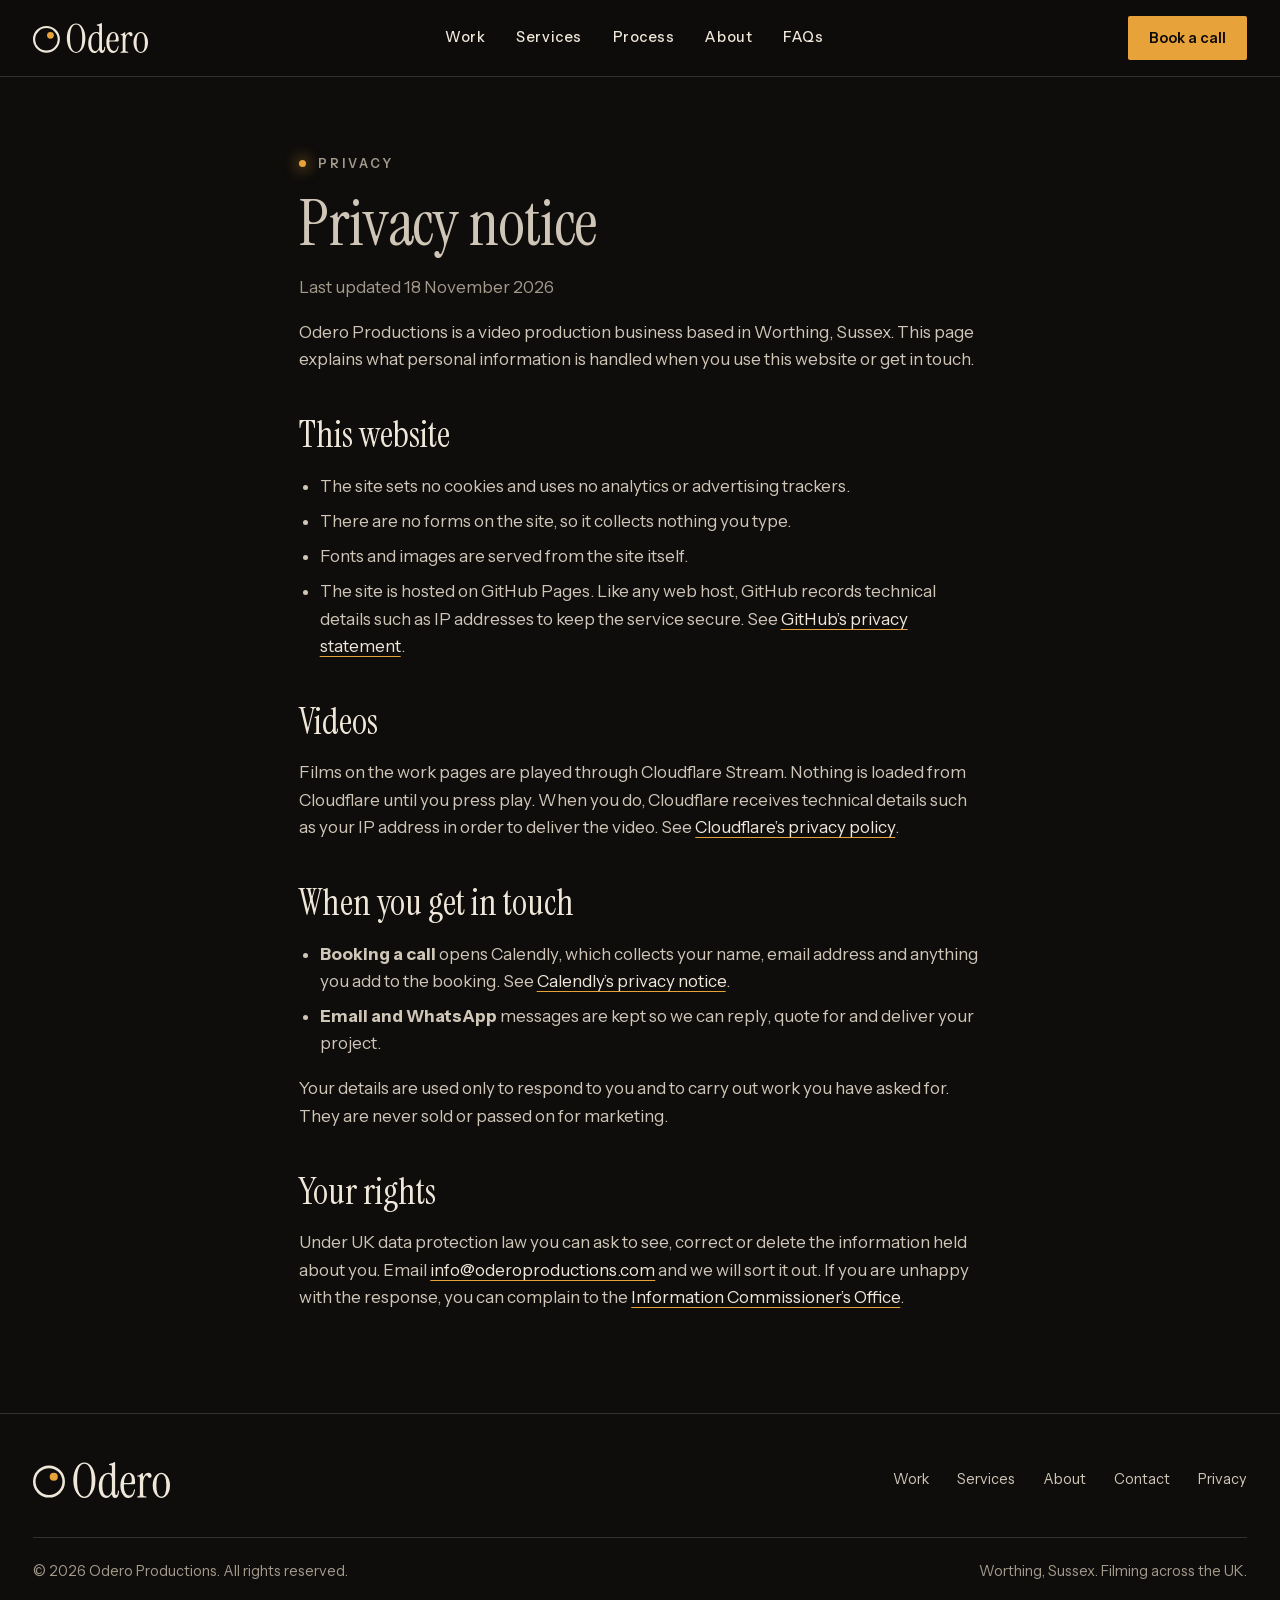
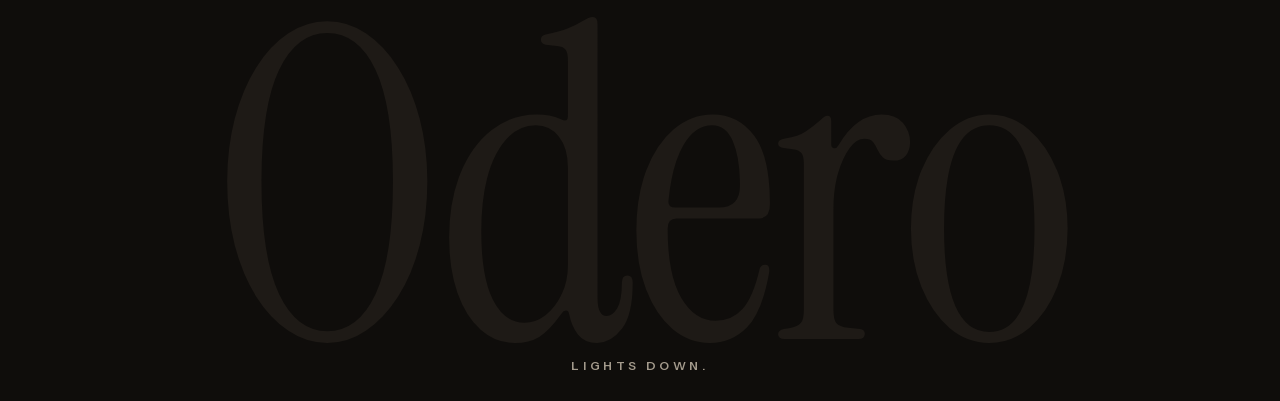
<file: privacy.html>
<!DOCTYPE html>
<html lang="en-GB">
<head>
  <meta charset="UTF-8">
  <meta name="viewport" content="width=device-width, initial-scale=1">
  <!-- Security policy: see the note at the top of index.html -->
  <meta http-equiv="Content-Security-Policy" content="default-src 'self'; script-src 'self'; style-src 'self'; img-src 'self' data:; font-src 'self'; media-src 'self'; frame-src https://customer-f98idm6pe7bos5qf.cloudflarestream.com; connect-src 'self'; object-src 'none'; base-uri 'self'; form-action 'none'">
  <!-- PREVIEW ONLY: keeps this draft out of Google. Delete this line at launch. -->
  <meta name="robots" content="noindex">

  <title>Privacy | Odero Productions</title>
  <meta name="description" content="How Odero Productions handles personal information.">
  <link rel="canonical" href="https://oderoproductions.com/privacy.html">
  <meta name="theme-color" content="#0F0D0B">
  <meta property="og:type" content="website">
  <meta property="og:site_name" content="Odero Productions">
  <meta property="og:title" content="Privacy | Odero Productions">
  <meta property="og:description" content="How Odero Productions handles personal information.">
  <meta property="og:image" content="https://oderoproductions.com/assets/brand/og.png">

  <link rel="icon" type="image/svg+xml" href="./assets/brand/favicon.svg">
  <link rel="icon" type="image/png" sizes="48x48" href="./assets/brand/favicon-48.png">
  <link rel="apple-touch-icon" href="./assets/brand/apple-touch-icon.png">
  <link rel="preload" href="./assets/fonts/instrument-serif-400-latin.woff2" as="font" type="font/woff2" crossorigin>
  <link rel="preload" href="./assets/fonts/instrument-sans-var-latin.woff2" as="font" type="font/woff2" crossorigin>
  <link rel="stylesheet" href="./styles.css?v=20261120a">
  <script src="./script.js?v=20261120a"></script>
</head>
<body>
  <a class="skip-link" href="#main">Skip to content</a>

  <header class="site-header is-solid" id="top">
    <div class="container header-inner">
      <a class="brand" href="./" aria-label="Odero Productions home">
        <img src="./assets/brand/odero-logo-compact-on-dark.svg" alt="Odero Productions" width="114" height="30">
      </a>
      <button class="nav-toggle" type="button" aria-expanded="false" aria-controls="nav" aria-label="Open menu">
        <span></span><span></span>
      </button>
      <nav class="nav-links" id="nav" aria-label="Main">
        <a href="./#work">Work</a>
        <a href="./#services">Services</a>
        <a href="./#process">Process</a>
        <a href="about/">About</a>
        <a href="./#faqs">FAQs</a>
        <a class="btn btn-primary btn-small" href="https://calendly.com/info-7uvm/op" target="_blank" rel="noopener">Book a call</a>
      </nav>
    </div>
  </header>

  <main id="main">
    <!-- TODO (Christopher): check this matches how you actually work, and add
         your legal trading name if it differs from "Odero Productions". -->
    <section class="page-top section-tight">
      <div class="container prose">
        <p class="eyebrow">Privacy</p>
        <h1 class="h2">Privacy notice</h1>
        <p class="muted">Last updated 18 November 2026</p>

        <p>Odero Productions is a video production business based in Worthing, Sussex. This page explains what personal information is handled when you use this website or get in touch.</p>

        <h2>This website</h2>
        <ul>
          <li>The site sets no cookies and uses no analytics or advertising trackers.</li>
          <li>There are no forms on the site, so it collects nothing you type.</li>
          <li>Fonts and images are served from the site itself.</li>
          <li>The site is hosted on GitHub Pages. Like any web host, GitHub records technical details such as IP addresses to keep the service secure. See <a href="https://docs.github.com/en/site-policy/privacy-policies/github-general-privacy-statement" target="_blank" rel="noopener">GitHub&rsquo;s privacy statement</a>.</li>
        </ul>

        <h2>Videos</h2>
        <p>Films on the work pages are played through Cloudflare Stream. Nothing is loaded from Cloudflare until you press play. When you do, Cloudflare receives technical details such as your IP address in order to deliver the video. See <a href="https://www.cloudflare.com/privacypolicy/" target="_blank" rel="noopener">Cloudflare&rsquo;s privacy policy</a>.</p>

        <h2>When you get in touch</h2>
        <ul>
          <li><strong>Booking a call</strong> opens Calendly, which collects your name, email address and anything you add to the booking. See <a href="https://calendly.com/legal/privacy-notice" target="_blank" rel="noopener">Calendly&rsquo;s privacy notice</a>.</li>
          <li><strong>Email and WhatsApp</strong> messages are kept so we can reply, quote for and deliver your project.</li>
        </ul>
        <p>Your details are used only to respond to you and to carry out work you have asked for. They are never sold or passed on for marketing.</p>

        <h2>Your rights</h2>
        <p>Under UK data protection law you can ask to see, correct or delete the information held about you. Email <a href="mailto:info@oderoproductions.com">info@oderoproductions.com</a> and we will sort it out. If you are unhappy with the response, you can complain to the <a href="https://ico.org.uk/make-a-complaint/" target="_blank" rel="noopener">Information Commissioner&rsquo;s Office</a>.</p>
      </div>
    </section>
  </main>

  <footer class="site-footer">
    <div class="container">
      <div class="footer-top">
        <a href="./" aria-label="Odero Productions home"><img src="./assets/brand/odero-logo-compact-on-dark.svg" alt="Odero Productions" width="137" height="36" loading="lazy"></a>
        <nav class="footer-links" aria-label="Footer">
          <a href="./#work">Work</a>
          <a href="./#services">Services</a>
          <a href="about/">About</a>
          <a href="./#contact">Contact</a>
          <a href="./privacy.html">Privacy</a>
        </nav>
      </div>
      <div class="footer-bottom">
        <p>&copy; <span data-year>2026</span> Odero Productions. All rights reserved.</p>
        <p>Worthing, Sussex. Filming across the UK.</p>
      </div>
    </div>
    <p class="footer-word" aria-hidden="true">Odero</p>
    <p class="footer-signoff">Lights down.</p>
  </footer>
</body>
</html>
</file>
<file: styles.css>
/* ============================================================
   ODERO PRODUCTIONS — styles.css
   Brand direction: Tungsten. Warm light in a dark room.

   QUICK EDIT MAP
   · Accent colour ............ --tungsten (line 22)
   · Background / text ........ --carbon, --bone
   · Page width ............... --max
   ============================================================ */

/* ---------- Fonts (self-hosted, SIL Open Font License) ---------- */
@font-face {
  font-family: "Instrument Serif";
  src: url("assets/fonts/instrument-serif-400-latin.woff2") format("woff2");
  font-weight: 400; font-style: normal; font-display: swap;
}
@font-face {
  font-family: "Instrument Serif";
  src: url("assets/fonts/instrument-serif-400-italic-latin.woff2") format("woff2");
  font-weight: 400; font-style: italic; font-display: swap;
}
@font-face {
  font-family: "Instrument Sans";
  src: url("assets/fonts/instrument-sans-var-latin.woff2") format("woff2");
  font-weight: 400 700; font-style: normal; font-display: swap;
}

/* ---------- Tokens ---------- */
:root {
  --carbon: #0F0D0B;      /* page background */
  --umber: #1E1A16;       /* panels */
  --bone: #EFE7DA;        /* type */
  --linen: #CFC6B8;       /* body copy on dark */
  --dust: #A39A8C;        /* secondary type */
  --tungsten: #E8A23A;    /* the one accent */
  --tungsten-hot: #F3BC62;
  --line: rgba(239, 231, 218, 0.16);
  --line-strong: rgba(239, 231, 218, 0.38);

  --serif: "Instrument Serif", "Iowan Old Style", "Times New Roman", serif;
  --sans: "Instrument Sans", system-ui, -apple-system, "Segoe UI", sans-serif;

  --max: 1720px;
  --gutter: clamp(18px, 2.6vw, 44px);
  --section: clamp(80px, 11vw, 148px);
  --ease: cubic-bezier(0.22, 0.61, 0.36, 1);
  color-scheme: dark;
}

/* ---------- Base ---------- */
*, *::before, *::after { box-sizing: border-box; }
html { scroll-behavior: smooth; scroll-padding-top: 88px; -webkit-text-size-adjust: 100%; }
body {
  margin: 0;
  background: var(--carbon);
  color: var(--bone);
  font-family: var(--sans);
  font-size: 17px;
  line-height: 1.6;
  -webkit-font-smoothing: antialiased;
  text-rendering: optimizeLegibility;
}
img, video { display: block; max-width: 100%; }
h1, h2, h3, p, ul, ol, dl, dd, figure { margin: 0; }
ul, ol { padding: 0; list-style: none; }
a { color: inherit; }
:focus-visible { outline: 2px solid var(--tungsten); outline-offset: 3px; border-radius: 2px; }
::selection { background: var(--tungsten); color: var(--carbon); }

.container { width: 100%; max-width: var(--max); margin-inline: auto; padding-inline: var(--gutter); }
.skip-link {
  position: absolute; left: 12px; top: -60px; z-index: 100;
  padding: 10px 16px; background: var(--tungsten); color: var(--carbon); font-weight: 600; text-decoration: none;
}
.skip-link:focus { top: 12px; }
.visually-hidden {
  position: absolute; width: 1px; height: 1px; overflow: hidden; clip-path: inset(50%); white-space: nowrap;
}

/* ---------- Type ---------- */
.display {
  font-family: var(--serif); font-weight: 400;
  font-size: clamp(50px, 7vw, 104px); line-height: 0.95; letter-spacing: -0.012em;
  text-wrap: balance;
}
.h2 {
  font-family: var(--serif); font-weight: 400;
  font-size: clamp(40px, 5vw, 72px); line-height: 1; letter-spacing: -0.01em;
  text-wrap: balance;
}
.h3 { font-size: 21px; font-weight: 600; line-height: 1.25; letter-spacing: -0.005em; }
.display em, .h2 em { font-style: italic; color: var(--tungsten); }
.lede { font-size: clamp(18px, 1.5vw, 20px); line-height: 1.55; color: var(--linen); max-width: 34em; }
.muted { color: var(--dust); }

/* The eyebrow carries the lamp: one small tungsten light before the label */
.eyebrow {
  display: flex; align-items: center; gap: 12px;
  font-size: 12.5px; font-weight: 600; letter-spacing: 0.24em; text-transform: uppercase; color: var(--dust);
}
.eyebrow::before {
  content: ""; flex: none; width: 7px; height: 7px; border-radius: 50%;
  background: var(--tungsten); box-shadow: 0 0 14px 2px rgba(232, 162, 58, 0.55);
}

/* ---------- Buttons ---------- */
.btn {
  display: inline-flex; align-items: center; justify-content: center; gap: 10px;
  min-height: 52px; padding: 0 28px; border-radius: 2px; border: 1px solid transparent;
  font: 600 16px/1 var(--sans); text-decoration: none; cursor: pointer;
  transition: background-color 0.25s var(--ease), border-color 0.25s var(--ease), color 0.25s var(--ease), transform 0.25s var(--ease);
}
.btn-primary { background: var(--tungsten); color: var(--carbon); }
.btn-primary:hover { background: var(--tungsten-hot); }
.btn-ghost { border-color: var(--line-strong); color: var(--bone); font-weight: 500; }
.btn-ghost:hover { border-color: var(--bone); }
.btn-small { min-height: 44px; padding: 0 20px; font-size: 14.5px; }
.btn .arrow { transition: transform 0.25s var(--ease); }
.btn:hover .arrow { transform: translateX(4px); }
.text-link {
  color: var(--bone); text-decoration: underline; text-decoration-color: var(--tungsten);
  text-decoration-thickness: 1px; text-underline-offset: 5px;
  transition: color 0.2s var(--ease);
}
.text-link:hover { color: var(--tungsten-hot); }

/* ---------- Header ---------- */
.site-header {
  position: fixed; inset: 0 0 auto 0; z-index: 50;
  border-bottom: 1px solid transparent;
  transition: background-color 0.35s var(--ease), border-color 0.35s var(--ease);
}
.site-header.is-scrolled, .site-header.is-solid {
  background: rgba(15, 13, 11, 0.88); border-bottom-color: var(--line);
  -webkit-backdrop-filter: blur(14px); backdrop-filter: blur(14px);
}
.header-inner { display: flex; align-items: center; justify-content: space-between; gap: 24px; min-height: 76px; }
.brand { display: inline-flex; align-items: center; min-height: 44px; }
.brand img { height: 30px; width: auto; }
.nav-links { display: flex; align-items: center; gap: clamp(18px, 2.4vw, 34px); }
.nav-links a:not(.btn) {
  font-size: 14.5px; font-weight: 500; letter-spacing: 0.04em; text-decoration: none; color: var(--bone);
  padding: 12px 0; position: relative;
}
.nav-links a:not(.btn)::after {
  content: ""; position: absolute; left: 0; right: 0; bottom: 6px; height: 1px; background: var(--tungsten);
  transform: scaleX(0); transform-origin: left; transition: transform 0.3s var(--ease);
}
.nav-links a:not(.btn):hover::after { transform: scaleX(1); }
.nav-toggle {
  display: none; width: 46px; height: 46px; padding: 0; border: 1px solid var(--line-strong); border-radius: 2px;
  background: transparent; color: var(--bone); cursor: pointer; align-items: center; justify-content: center;
}
.nav-toggle span { display: block; width: 20px; height: 1.5px; background: currentColor; transition: transform 0.3s var(--ease); }
.nav-toggle span + span { margin-top: 7px; }
.nav-open .nav-toggle span:first-child { transform: translateY(4.25px) rotate(45deg); }
.nav-open .nav-toggle span:last-child { transform: translateY(-4.25px) rotate(-45deg); }

@media (max-width: 860px) {
  .nav-toggle { display: inline-flex; flex-direction: column; }
  .nav-links {
    position: fixed; inset: 76px 0 0 0; z-index: 49;
    flex-direction: column; align-items: flex-start; gap: 0;
    padding: 28px var(--gutter) 40px; background: var(--carbon); overflow-y: auto;
    visibility: hidden; opacity: 0; transform: translateY(-8px);
    transition: opacity 0.25s var(--ease), transform 0.25s var(--ease), visibility 0s 0.25s;
  }
  .nav-open .nav-links { visibility: visible; opacity: 1; transform: none; transition-delay: 0s; }
  .nav-links a:not(.btn) {
    width: 100%; padding: 16px 0; border-bottom: 1px solid var(--line);
    font: 400 34px/1.1 var(--serif); letter-spacing: 0;
  }
  .nav-links a:not(.btn)::after { display: none; }
  .nav-links .btn { margin-top: 28px; width: 100%; min-height: 54px; font-size: 16px; }
  .nav-open .site-header { background: var(--carbon); border-bottom-color: var(--line); }
  .nav-open, .nav-open body { overflow: hidden; }
}

/* ---------- Hero ---------- */
.hero { position: relative; isolation: isolate; overflow: hidden; display: flex; min-height: min(100svh, 940px); }
.hero-media { position: absolute; inset: 0 0 0 auto; width: 62%; z-index: -2; overflow: hidden; }
.hero-media img, .hero-media video { position: absolute; inset: 0; width: 100%; height: 100%; object-fit: cover; object-position: 38% 16%; }
.hero-media video { opacity: 0; transition: opacity 0.8s var(--ease); }
.hero-media.is-playing video { opacity: 1; }
.hero::before {            /* scrim: the dark room the light falls into */
  content: ""; position: absolute; inset: 0; z-index: -1;
  background:
    linear-gradient(0deg, var(--carbon) 0%, rgba(15, 13, 11, 0) 26%),
    linear-gradient(90deg, var(--carbon) 37%, rgba(15, 13, 11, 0.66) 58%, rgba(15, 13, 11, 0.1) 100%);
}
.hero::after {             /* film grain */
  content: ""; position: absolute; inset: 0; z-index: -1; pointer-events: none;
  background: url("assets/grain.png"); background-size: 200px; mix-blend-mode: overlay; opacity: 0.16;
}
.hero-content {
  display: flex; flex-direction: column; justify-content: flex-end; gap: 28px;
  padding-top: 150px; padding-bottom: clamp(64px, 9vw, 112px);
}
.hero-content > * { max-width: 700px; }
.hero-ctas { display: flex; flex-wrap: wrap; gap: 14px; margin-top: 6px; }

/* Lights up: the still starts as an unlit room and the lamp comes on */
.js .hero-media img, .js .hero-media video { filter: brightness(0.22) saturate(0.5); transform: scale(1.05); }
.js.is-lit .hero-media img, .js.is-lit .hero-media video {
  filter: none; transform: none;
  transition: filter 2.4s var(--ease) 0.2s, transform 3.2s var(--ease);
}
.js .hero-content > * { opacity: 0; transform: translateY(18px); }
.js.is-lit .hero-content > * {
  opacity: 1; transform: none;
  transition: opacity 0.9s var(--ease), transform 0.9s var(--ease);
}
.js.is-lit .hero-content > :nth-child(1) { transition-delay: 0.35s; }
.js.is-lit .hero-content > :nth-child(2) { transition-delay: 0.5s; }
.js.is-lit .hero-content > :nth-child(3) { transition-delay: 0.68s; }
.js.is-lit .hero-content > :nth-child(4) { transition-delay: 0.84s; }

@media (max-width: 860px) {
  .hero { min-height: min(100svh, 820px); }
  .hero-media { width: 100%; }
  .hero-media img, .hero-media video { object-position: 50% 12%; }
  .hero::before {
    background: linear-gradient(0deg, var(--carbon) 30%, rgba(15, 13, 11, 0.72) 58%, rgba(15, 13, 11, 0.28) 100%);
  }
  .hero-content { padding-top: 120px; }
}

/* ---------- Sections ---------- */
.section { padding-block: var(--section); }
.section-tight { padding-block: clamp(64px, 8vw, 112px); }
.section-head { display: flex; flex-wrap: wrap; align-items: flex-end; justify-content: space-between; gap: 24px 48px; margin-bottom: clamp(36px, 5vw, 64px); }
.section-head .eyebrow { margin-bottom: 22px; }
.section-head p.aside { max-width: 26em; color: var(--dust); font-size: 16px; }
.rule-top { border-top: 1px solid var(--line); }
.stack { display: flex; flex-direction: column; gap: 22px; align-items: flex-start; }

/* ---------- Work rail ---------- */
.rail-controls { display: flex; gap: 10px; }
.rail-btn {
  width: 48px; height: 48px; display: inline-flex; align-items: center; justify-content: center;
  border: 1px solid var(--line-strong); border-radius: 50%; background: transparent; color: var(--bone); cursor: pointer;
  transition: border-color 0.2s var(--ease), color 0.2s var(--ease), opacity 0.2s var(--ease);
}
.rail-btn:hover { border-color: var(--tungsten); color: var(--tungsten); }
.rail-btn[disabled] { opacity: 0.3; cursor: default; border-color: var(--line-strong); color: var(--bone); }
.rail {
  display: flex; gap: clamp(14px, 1.6vw, 22px);
  overflow-x: auto; scroll-snap-type: x mandatory; scrollbar-width: none;
  padding-inline: max(var(--gutter), calc((100vw - var(--max)) / 2 + var(--gutter)));
  scroll-padding-inline: max(var(--gutter), calc((100vw - var(--max)) / 2 + var(--gutter)));
  padding-block: 4px;
}
.rail::-webkit-scrollbar { display: none; }
.tile {
  position: relative; flex: none; width: clamp(224px, 23vw, 310px); aspect-ratio: 9 / 16;
  scroll-snap-align: start; overflow: hidden; border-radius: 4px; background: var(--umber);
  color: var(--bone); text-decoration: none; isolation: isolate;
}
.tile img {
  position: absolute; inset: 0; width: 100%; height: 100%; object-fit: cover; z-index: -2;
  filter: brightness(0.8) saturate(0.9);
  transition: filter 0.6s var(--ease), transform 1.2s var(--ease);
}
.tile::after {
  content: ""; position: absolute; inset: 0; z-index: -1;
  background: linear-gradient(0deg, rgba(15, 13, 11, 0.92) 0%, rgba(15, 13, 11, 0) 46%);
}
.tile:hover img, .tile:focus-visible img { filter: none; transform: scale(1.04); }   /* lights on */
.tile-body { position: absolute; inset: auto 0 0 0; padding: 20px; display: flex; flex-direction: column; gap: 8px; }
.tile-tag { font-size: 11.5px; font-weight: 600; letter-spacing: 0.2em; text-transform: uppercase; color: var(--linen); }
.tile-title { font-family: var(--serif); font-size: clamp(25px, 2.2vw, 30px); line-height: 1.02; }
.tile-play {
  position: absolute; top: 16px; right: 16px; width: 40px; height: 40px; border-radius: 50%;
  display: inline-flex; align-items: center; justify-content: center;
  background: rgba(15, 13, 11, 0.55); border: 1px solid var(--line-strong); color: var(--bone);
  transition: background-color 0.3s var(--ease), color 0.3s var(--ease), border-color 0.3s var(--ease);
}
.tile:hover .tile-play { background: var(--tungsten); border-color: var(--tungsten); color: var(--carbon); }

/* ---------- Services ---------- */
.service-grid { display: grid; grid-template-columns: repeat(3, minmax(0, 1fr)); gap: clamp(28px, 3.4vw, 48px) clamp(24px, 3vw, 44px); }
.service { border-top: 1px solid var(--line-strong); padding-top: 22px; display: flex; flex-direction: column; gap: 10px; }
.service .h3 { font-family: var(--serif); font-weight: 400; font-size: clamp(27px, 2.3vw, 32px); line-height: 1.05; letter-spacing: 0; }
.service p { color: var(--dust); font-size: 16px; }
@media (max-width: 900px) { .service-grid { grid-template-columns: repeat(2, minmax(0, 1fr)); } }
@media (max-width: 560px) { .service-grid { grid-template-columns: minmax(0, 1fr); } }

/* ---------- Formats band ---------- */
.band { background: var(--umber); }
.formats { display: grid; grid-template-columns: minmax(0, 5fr) minmax(0, 6fr); gap: clamp(36px, 6vw, 88px); align-items: center; }
.formats-copy { display: flex; flex-direction: column; gap: 22px; }
.frames { display: flex; align-items: flex-end; justify-content: flex-end; gap: clamp(10px, 1.4vw, 18px); }
.frame { display: flex; flex-direction: column; gap: 12px; min-width: 0; }
.frame-img { position: relative; overflow: hidden; border-radius: 3px; background: var(--carbon); }
.frame-img img { width: 100%; height: 100%; object-fit: cover; }
.frame-wide { flex: 16 1 0; }
.frame-wide .frame-img { aspect-ratio: 16 / 9; }
.frame-wide img { object-position: 50% 24%; }
.frame-square { flex: 7.4 1 0; }
.frame-square .frame-img { aspect-ratio: 1; }
.frame-square img { object-position: 45% 22%; }
.frame-tall { flex: 5.2 1 0; }
.frame-tall .frame-img { aspect-ratio: 9 / 16; }
.frame-label { font-size: 12px; font-weight: 600; letter-spacing: 0.16em; text-transform: uppercase; color: var(--bone); }
.frame-label span { display: block; margin-top: 3px; font-weight: 400; letter-spacing: 0.02em; text-transform: none; color: var(--dust); font-size: 13px; }
@media (max-width: 900px) {
  .formats { grid-template-columns: minmax(0, 1fr); }
  .frames { justify-content: flex-start; }
}
@media (max-width: 480px) { .frame-label span { display: none; } }

/* ---------- Process ---------- */
.steps { display: grid; grid-template-columns: repeat(3, minmax(0, 1fr)); gap: clamp(28px, 4vw, 64px); counter-reset: step; }
.step { position: relative; padding-top: 30px; border-top: 1px solid var(--line-strong); display: flex; flex-direction: column; gap: 12px; }
.step::before {
  counter-increment: step; content: counter(step);
  font: italic 400 clamp(64px, 6vw, 88px)/0.8 var(--serif); color: var(--tungsten); margin-bottom: 14px;
}
.step::after {     /* the lamp on the line */
  content: ""; position: absolute; top: -4px; left: 0; width: 7px; height: 7px; border-radius: 50%; background: var(--tungsten);
}
.step p { color: var(--dust); font-size: 16px; }
@media (max-width: 760px) { .steps { grid-template-columns: minmax(0, 1fr); } }

/* ---------- About ---------- */
.about { display: grid; grid-template-columns: minmax(0, 5fr) minmax(0, 6fr); gap: clamp(36px, 6vw, 96px); align-items: start; }
.about-lead { display: flex; flex-direction: column; gap: 22px; position: sticky; top: 112px; }
.about-body { display: flex; flex-direction: column; gap: 20px; font-size: clamp(17px, 1.4vw, 19px); color: var(--linen); }
.about-body p:first-child { font-family: var(--serif); font-size: clamp(27px, 2.6vw, 36px); line-height: 1.16; color: var(--bone); }
.facts { margin-top: 16px; border-top: 1px solid var(--line); }
.facts div { display: grid; grid-template-columns: 9.5em 1fr; gap: 16px; padding: 14px 0; border-bottom: 1px solid var(--line); font-size: 15.5px; }
.facts dt { color: var(--dust); }
.facts dd { color: var(--bone); }
@media (max-width: 900px) {
  .about { grid-template-columns: minmax(0, 1fr); }
  .about-lead { position: static; }
}

/* ---------- FAQs ---------- */
.faq-wrap { display: grid; grid-template-columns: minmax(0, 4fr) minmax(0, 7fr); gap: clamp(32px, 6vw, 96px); align-items: start; }
.faq-list { border-top: 1px solid var(--line-strong); }
.faq { border-bottom: 1px solid var(--line); }
.faq summary {
  display: flex; align-items: center; justify-content: space-between; gap: 24px;
  padding: 22px 0; cursor: pointer; list-style: none;
  font-size: clamp(18px, 1.5vw, 20px); font-weight: 500; line-height: 1.3;
  transition: color 0.2s var(--ease);
}
.faq summary::-webkit-details-marker { display: none; }
.faq summary:hover { color: var(--tungsten-hot); }
.faq summary::after {
  content: ""; flex: none; width: 13px; height: 13px;
  background:
    linear-gradient(var(--tungsten), var(--tungsten)) center / 100% 1.5px no-repeat,
    linear-gradient(var(--tungsten), var(--tungsten)) center / 1.5px 100% no-repeat;
  transition: transform 0.3s var(--ease);
}
.faq[open] summary::after { transform: rotate(45deg); }
.faq p { padding: 0 48px 26px 0; color: var(--linen); max-width: 40em; }
@media (max-width: 900px) { .faq-wrap { grid-template-columns: minmax(0, 1fr); } }

/* ---------- Contact ---------- */
.contact { position: relative; isolation: isolate; overflow: hidden; }
.contact::before {   /* one warm lamp, low in the corner */
  content: ""; position: absolute; z-index: -1; right: -12%; bottom: -55%; width: 70%; aspect-ratio: 1; border-radius: 50%;
  background: radial-gradient(closest-side, rgba(232, 162, 58, 0.2), rgba(232, 162, 58, 0) 70%);
}
.contact-inner { display: grid; grid-template-columns: minmax(0, 7fr) minmax(0, 4fr); gap: clamp(36px, 6vw, 96px); align-items: end; }
.contact-main { display: flex; flex-direction: column; gap: 26px; align-items: flex-start; }
.contact-list { border-top: 1px solid var(--line-strong); }
.contact-list a {
  display: flex; align-items: baseline; justify-content: space-between; gap: 16px;
  padding: 16px 0; border-bottom: 1px solid var(--line); text-decoration: none;
  transition: color 0.2s var(--ease), padding 0.3s var(--ease);
}
.contact-list a:hover { color: var(--tungsten-hot); padding-left: 8px; }
.contact-list span:first-child { font-size: 12.5px; font-weight: 600; letter-spacing: 0.2em; text-transform: uppercase; color: var(--dust); }
.contact-list span:last-child { font-size: 16px; text-align: right; overflow-wrap: anywhere; }
@media (max-width: 900px) { .contact-inner { grid-template-columns: minmax(0, 1fr); align-items: start; } }

/* ---------- Footer ---------- */
.site-footer { border-top: 1px solid var(--line); padding-block: 44px 36px; font-size: 14.5px; color: var(--dust); }
.footer-top { display: flex; flex-wrap: wrap; align-items: center; justify-content: space-between; gap: 24px; }
.footer-top img { height: 36px; width: auto; }
.footer-links { display: flex; flex-wrap: wrap; gap: 8px 28px; }
.footer-links a { color: var(--linen); text-decoration: none; padding: 10px 0; }
.footer-links a:hover { color: var(--tungsten-hot); }
.footer-bottom { display: flex; flex-wrap: wrap; justify-content: space-between; gap: 8px 24px; margin-top: 36px; padding-top: 22px; border-top: 1px solid var(--line); }

/* ---------- Project pages ---------- */
.page-top { padding-top: clamp(116px, 12vw, 156px); }
.back-link {
  display: inline-flex; align-items: center; gap: 10px; min-height: 44px;
  font-size: 14.5px; font-weight: 500; letter-spacing: 0.04em; color: var(--dust); text-decoration: none;
  transition: color 0.2s var(--ease);
}
.back-link:hover { color: var(--tungsten-hot); }
.project { display: grid; grid-template-columns: minmax(0, 400px) minmax(0, 1fr); gap: clamp(36px, 6vw, 96px); align-items: center; margin-top: 28px; }
.player {
  position: relative; width: 100%; aspect-ratio: 9 / 16; overflow: hidden; border-radius: 4px; background: var(--umber);
  border: 0; padding: 0; cursor: pointer; display: block; color: var(--bone);
}
.player img { position: absolute; inset: 0; width: 100%; height: 100%; object-fit: cover; transition: filter 0.6s var(--ease); filter: brightness(0.78); }
.player:hover img { filter: none; }
.player iframe { position: absolute; inset: 0; width: 100%; height: 100%; border: 0; }
.player-btn {
  position: absolute; left: 50%; top: 50%; transform: translate(-50%, -50%);
  width: 84px; height: 84px; border-radius: 50%; display: inline-flex; align-items: center; justify-content: center;
  background: var(--tungsten); color: var(--carbon);
  box-shadow: 0 0 60px 6px rgba(232, 162, 58, 0.35);
  transition: transform 0.3s var(--ease), background-color 0.3s var(--ease);
}
.player:hover .player-btn { transform: translate(-50%, -50%) scale(1.06); background: var(--tungsten-hot); }
.player.is-playing { cursor: default; }
.project-info { display: flex; flex-direction: column; gap: 24px; align-items: flex-start; }
.project-info .facts { width: 100%; max-width: 30em; }
@media (max-width: 860px) {
  .project { grid-template-columns: minmax(0, 1fr); }
  .player { max-width: 360px; margin-inline: auto; }
  .project-info { order: -1; }
}

/* ---------- Text pages (privacy, 404) ---------- */
.prose { max-width: 44em; display: flex; flex-direction: column; gap: 18px; color: var(--linen); }
.prose h2 { font: 400 clamp(28px, 3vw, 36px)/1.1 var(--serif); color: var(--bone); margin-top: 24px; }
.prose ul { list-style: disc; padding-left: 1.2em; display: flex; flex-direction: column; gap: 8px; }
.prose a { color: var(--bone); text-decoration-color: var(--tungsten); text-underline-offset: 4px; }
.notfound { min-height: 100svh; display: flex; flex-direction: column; justify-content: center; gap: 26px; align-items: flex-start; }

/* ============================================================
   Feature sections. Each one has its own look on purpose.
   ============================================================ */

/* ---------- Hero credit ---------- */
.hero-credit {
  position: absolute; right: var(--gutter); bottom: 30px; z-index: 1;
  font-size: 12px; font-weight: 600; letter-spacing: 0.18em; text-transform: uppercase;
  color: var(--linen); text-decoration: none; padding: 10px 0;
}
.hero-credit span { color: var(--bone); border-bottom: 1px solid var(--tungsten); padding-bottom: 2px; }
.hero-credit:hover span { color: var(--tungsten-hot); }
@media (max-width: 860px) { .hero-credit { display: none; } }

/* ---------- Intro statement: lights up as you scroll ---------- */
.intro { padding-bottom: clamp(56px, 7vw, 96px); }
.statement {
  font-family: var(--serif); font-size: clamp(30px, 4.3vw, 62px); line-height: 1.1; letter-spacing: -0.008em;
  max-width: 21em; text-wrap: pretty;
}
.statement .w { color: rgba(239, 231, 218, 0.2); transition: color 0.5s var(--ease); }
.statement .w.lit { color: var(--bone); }
.meta-row {
  display: grid; grid-template-columns: repeat(4, minmax(0, 1fr)); gap: 24px;
  margin-top: clamp(40px, 5vw, 72px); padding-top: 24px; border-top: 1px solid var(--line);
}
.meta-row dt { font-size: 12px; font-weight: 600; letter-spacing: 0.2em; text-transform: uppercase; color: var(--dust); margin-bottom: 6px; }
.meta-row dd { font-size: 17px; color: var(--bone); }
@media (max-width: 720px) { .meta-row { grid-template-columns: repeat(2, minmax(0, 1fr)); } }

/* ---------- Marquee ---------- */
.marquee { overflow: hidden; border-block: 1px solid var(--line); padding-block: clamp(18px, 2.4vw, 30px); }
.marquee-track { display: flex; width: max-content; animation: marquee 46s linear infinite; }
.marquee:hover .marquee-track { animation-play-state: paused; }
.marquee-track span {
  display: inline-flex; align-items: center; white-space: nowrap;
  font-family: var(--serif); font-size: clamp(40px, 6vw, 88px); line-height: 1; color: var(--bone);
}
.marquee-track span::after {
  content: ""; width: 0.14em; height: 0.14em; border-radius: 50%; background: var(--tungsten);
  margin-inline: 0.42em; box-shadow: 0 0 18px 3px rgba(232, 162, 58, 0.5);
}
.marquee-track em { font-style: italic; color: transparent; -webkit-text-stroke: 1px var(--dust); }
@keyframes marquee { to { transform: translateX(-50%); } }

/* ---------- Work rail: every other tile sits lower ---------- */
.rail-stagger { padding-bottom: 56px; }
.rail-stagger .tile:nth-child(even) { margin-top: 52px; }
@media (max-width: 640px) {
  .rail-stagger { padding-bottom: 4px; }
  .rail-stagger .tile:nth-child(even) { margin-top: 0; }
}

/* ---------- The tungsten band ---------- */
.glow-band {
  position: relative; isolation: isolate; overflow: hidden;
  background: var(--tungsten); color: var(--carbon);
  padding-block: clamp(80px, 11vw, 156px);
}
.glow-band::before {       /* the hot centre of the lamp */
  content: ""; position: absolute; z-index: -1; inset: -40% -10% auto auto; width: 90%; aspect-ratio: 1; border-radius: 50%;
  background: radial-gradient(closest-side, rgba(255, 226, 160, 0.9), rgba(255, 226, 160, 0) 70%);
}
.glow-band::after {
  content: ""; position: absolute; inset: 0; z-index: -1; pointer-events: none;
  background: url("assets/grain.png"); background-size: 200px; mix-blend-mode: multiply; opacity: 0.22;
}
.glow-band .eyebrow { color: rgba(15, 13, 11, 0.78); }
.glow-band .eyebrow::before { background: var(--carbon); box-shadow: none; }
.glow-statement {
  margin-top: 28px; max-width: 13.5em;
  font-family: var(--serif); font-size: clamp(42px, 7vw, 108px); line-height: 0.98; letter-spacing: -0.015em; text-wrap: balance;
}
.readout { display: flex; flex-wrap: wrap; gap: 8px 28px; margin-top: clamp(36px, 5vw, 64px); font-size: 12px; font-weight: 600; letter-spacing: 0.22em; text-transform: uppercase; color: rgba(15, 13, 11, 0.74); }
.readout span:first-child { color: var(--carbon); }

/* ---------- Services: the one light section ---------- */
.paper { background: var(--bone); color: var(--carbon); }
.paper .eyebrow { color: #5E574D; }
.paper .eyebrow::before { box-shadow: none; background: #B9770F; }
.paper .section-head p.aside { color: #4A443B; }
.paper :focus-visible { outline-color: var(--carbon); }
.svc-list { border-top: 1px solid rgba(15, 13, 11, 0.3); }
.svc {
  position: relative; display: grid; grid-template-columns: minmax(0, 6fr) minmax(0, 5fr); gap: 12px clamp(24px, 5vw, 72px); align-items: center;
  padding: clamp(20px, 2.4vw, 30px) clamp(0px, 1.6vw, 22px); border-bottom: 1px solid rgba(15, 13, 11, 0.3);
  transition: background-color 0.35s var(--ease), color 0.35s var(--ease), padding 0.35s var(--ease);
}
.svc h3 { font-family: var(--serif); font-weight: 400; font-size: clamp(31px, 4.2vw, 58px); line-height: 1; letter-spacing: -0.01em; }
.svc p { font-size: 16.5px; line-height: 1.5; color: #4A443B; max-width: 30em; transition: color 0.35s var(--ease); }
.svc::after {
  content: ""; position: absolute; right: clamp(0px, 1.6vw, 22px); top: 50%; width: 9px; height: 9px; margin-top: -4.5px; border-radius: 50%;
  background: var(--tungsten); box-shadow: 0 0 18px 4px rgba(232, 162, 58, 0.6); opacity: 0; transition: opacity 0.35s var(--ease);
}
@media (hover: hover) and (min-width: 761px) {
  .svc:hover { background: var(--carbon); color: var(--bone); padding-inline: clamp(12px, 2.6vw, 36px) clamp(40px, 4vw, 56px); }
  .svc:hover p { color: var(--linen); }
  .svc:hover::after { opacity: 1; right: clamp(12px, 2.6vw, 36px); }
}
@media (max-width: 760px) { .svc { grid-template-columns: minmax(0, 1fr); } }

/* ---------- Process: the call sheet ---------- */
.callsheet {
  background: var(--bone); color: var(--carbon); border-radius: 3px;
  padding: clamp(20px, 3vw, 40px); box-shadow: 0 30px 80px -30px rgba(232, 162, 58, 0.28);
}
.callsheet-top {
  display: flex; flex-wrap: wrap; justify-content: space-between; gap: 6px 24px; padding-bottom: 14px; border-bottom: 2px solid var(--carbon);
  font-size: 12px; font-weight: 700; letter-spacing: 0.2em; text-transform: uppercase;
}
.callsheet table { width: 100%; border-collapse: collapse; }
.callsheet thead th { text-align: left; padding: 14px 20px 12px 0; font-size: 12px; font-weight: 600; letter-spacing: 0.18em; text-transform: uppercase; color: #5E574D; border-bottom: 1px solid rgba(15, 13, 11, 0.3); }
.callsheet tbody th, .callsheet tbody td { padding: clamp(18px, 2.2vw, 28px) 24px clamp(18px, 2.2vw, 28px) 0; vertical-align: top; text-align: left; border-bottom: 1px solid rgba(15, 13, 11, 0.18); }
.callsheet tbody tr:last-child th, .callsheet tbody tr:last-child td { border-bottom: 0; padding-bottom: 6px; }
.callsheet tbody th { width: 30%; font: 400 clamp(28px, 3vw, 42px)/1 var(--serif); white-space: nowrap; }
.callsheet .num { display: inline-block; min-width: 1.1em; font-style: italic; color: #96600C; }
.callsheet td { font-size: 16.5px; line-height: 1.5; color: #2E2A24; }
.callsheet td:last-child { font-weight: 600; color: var(--carbon); }
@media (max-width: 760px) {
  .callsheet thead { position: absolute; width: 1px; height: 1px; overflow: hidden; clip-path: inset(50%); }
  .callsheet table, .callsheet tbody, .callsheet tr, .callsheet tbody th, .callsheet td { display: block; width: 100%; }
  .callsheet tbody th { border-bottom: 0; padding-bottom: 4px; white-space: normal; }
  .callsheet tbody td { border-bottom: 0; padding: 8px 0; }
  .callsheet td::before { content: attr(data-label); display: block; font-size: 11.5px; font-weight: 600; letter-spacing: 0.18em; text-transform: uppercase; color: #5E574D; margin-bottom: 2px; }
  .callsheet tbody tr { border-bottom: 1px solid rgba(15, 13, 11, 0.18); padding-bottom: 14px; }
  .callsheet tbody tr:last-child { border-bottom: 0; padding-bottom: 0; }
}

/* ---------- About sign-off ---------- */
.signoff { margin-top: 14px; padding-top: 22px; border-top: 1px solid var(--line); font-family: var(--serif); font-style: italic; font-size: 30px; line-height: 1.1; color: var(--bone); }
.signoff span { display: block; margin-top: 8px; font: 600 12px/1.4 var(--sans); font-style: normal; letter-spacing: 0.2em; text-transform: uppercase; color: var(--dust); }

/* ---------- Contact: a lamp that follows the pointer ---------- */
.spot {
  position: relative; overflow: hidden; border: 1px solid var(--line-strong); border-radius: 4px;
  display: flex; flex-direction: column; align-items: center; gap: 26px; text-align: center;
  padding: clamp(64px, 10vw, 150px) var(--gutter);
  background:
    radial-gradient(520px circle at var(--mx, 72%) var(--my, 108%), rgba(232, 162, 58, 0.34), rgba(232, 162, 58, 0) 62%),
    var(--umber);
}
.spot::after { content: ""; position: absolute; inset: 0; pointer-events: none; background: url("assets/grain.png"); background-size: 200px; mix-blend-mode: overlay; opacity: 0.14; }
.spot > * { position: relative; z-index: 1; }
.spot .lede { max-width: 28em; }
.contact-row { display: grid; grid-template-columns: repeat(4, minmax(0, 1fr)); gap: 0 clamp(16px, 2.4vw, 32px); margin-top: 28px; }
.contact-row a {
  display: flex; flex-direction: column; gap: 6px; padding: 18px 0; border-top: 1px solid var(--line-strong); text-decoration: none;
  transition: color 0.2s var(--ease), border-color 0.2s var(--ease);
}
.contact-row a:hover { color: var(--tungsten-hot); border-top-color: var(--tungsten); }
.contact-row span:first-child { font-size: 12px; font-weight: 600; letter-spacing: 0.2em; text-transform: uppercase; color: var(--dust); }
.contact-row span:last-child { font-size: 16px; overflow-wrap: anywhere; }
@media (max-width: 1120px) { .contact-row { grid-template-columns: repeat(2, minmax(0, 1fr)); } }
@media (max-width: 520px) { .contact-row { grid-template-columns: minmax(0, 1fr); } }

/* ---------- Footer: the name, then lights down ---------- */
.site-footer { overflow: hidden; padding-bottom: 0; }
.footer-word {
  margin-top: clamp(28px, 4vw, 56px); text-align: center; user-select: none;
  font: 400 clamp(150px, 34vw, 520px)/0.72 var(--serif); letter-spacing: -0.02em; color: var(--umber);
}
.footer-signoff { text-align: center; padding: 22px 0 26px; font-size: 12px; font-weight: 600; letter-spacing: 0.3em; text-transform: uppercase; color: var(--dust); position: relative; margin-top: -1.2em; }

/* ============================================================
   Edge-to-edge layout: wide pages, giant staggered type,
   scattered work and stacked service cards.
   ============================================================ */

/* ---------- Header: links sit in the middle ---------- */
@media (min-width: 861px) {
  .nav-links { flex: 1; }
  .nav-links a:first-child { margin-left: auto; }
  .nav-links .btn { margin-left: auto; }
}

/* ---------- Giant staggered headline ---------- */
.mega {
  font-family: var(--serif); font-weight: 400; letter-spacing: -0.022em;
  font-size: clamp(58px, 12.4vw, 244px); line-height: 0.84;
}
.mega span { display: block; width: fit-content; }
.mega span:nth-child(2) { margin-left: 17%; }
.mega span:nth-child(3) { margin-left: auto; }
.mega em { font-style: italic; color: var(--tungsten); }

/* ---------- Hero ---------- */
.hero { min-height: max(100svh, 640px); }
.hero-media { width: 56%; }
.hero::before {
  background:
    linear-gradient(0deg, var(--carbon) 0%, rgba(15, 13, 11, 0) 30%),
    linear-gradient(90deg, var(--carbon) 43%, rgba(15, 13, 11, 0.62) 62%, rgba(15, 13, 11, 0.18) 100%);
}
.hero-content { justify-content: space-between; gap: 32px; padding-top: 112px; padding-bottom: clamp(28px, 3.4vw, 52px); }
.hero-content > * { max-width: none; }
.hero-top { display: flex; flex-wrap: wrap; align-items: center; justify-content: space-between; gap: 8px 24px; }
.hero-credit { position: static; padding: 6px 0; }
.hero-foot { display: flex; flex-wrap: wrap; align-items: flex-end; justify-content: space-between; gap: 24px 48px; }
.hero-foot .lede { max-width: 30em; }
.hero-ctas { margin-top: 0; }
@media (max-width: 860px) {
  .hero-media { width: 100%; }
  .hero::before { background: linear-gradient(0deg, var(--carbon) 22%, rgba(15, 13, 11, 0.7) 55%, rgba(15, 13, 11, 0.34) 100%); }
  .hero-content { padding-top: 104px; }
  .hero-top { margin-bottom: auto; }
}

/* ---------- Trusted by: client logos ---------- */
.clients { padding-block: clamp(36px, 4.4vw, 64px) clamp(8px, 1vw, 16px); }
.clients .eyebrow { justify-content: center; margin-bottom: clamp(26px, 3vw, 44px); }
.clients-window {
  overflow: hidden;
  -webkit-mask-image: linear-gradient(90deg, transparent, #000 9%, #000 91%, transparent);
  mask-image: linear-gradient(90deg, transparent, #000 9%, #000 91%, transparent);
}
.clients-track { display: flex; align-items: center; width: max-content; animation: marquee 52s linear infinite; }
.client { flex: none; display: flex; align-items: center; gap: 12px; padding-inline: clamp(26px, 3.2vw, 54px); opacity: 0.62; transition: opacity 0.3s var(--ease); }
.client:hover { opacity: 1; }
.client img { height: 38px; width: auto; max-width: 190px; object-fit: contain; }
.client-tall img { height: 62px; }
.client-named img { height: 36px; }
.client-named span { font-size: 15px; font-weight: 700; letter-spacing: 0.16em; text-transform: uppercase; color: var(--bone); white-space: nowrap; }
@media (max-width: 640px) {
  .client img { height: 30px; max-width: 150px; }
  .client-tall img { height: 50px; }
  .client-named img { height: 30px; }
}

/* ---------- Label left, content right ---------- */
.split { display: grid; grid-template-columns: minmax(0, 3fr) minmax(0, 9fr); gap: 24px clamp(24px, 4vw, 64px); align-items: start; }
.split > .eyebrow { padding-top: 0.9em; }
.statement { max-width: 19em; }
@media (max-width: 860px) { .split { grid-template-columns: minmax(0, 1fr); } .split > .eyebrow { padding-top: 0; } }

/* ---------- Work: scattered grid ----------
   Text stays pinned on the left while the films scroll past at
   different sizes on the right. */
.work-layout { display: grid; grid-template-columns: minmax(0, 4fr) minmax(0, 8fr); gap: clamp(28px, 4vw, 64px); align-items: start; }
.work-side { position: sticky; top: 116px; display: flex; flex-direction: column; align-items: flex-start; gap: 22px; }
.work-side .lede { max-width: 22em; }
.work-scatter { display: grid; grid-template-columns: repeat(12, minmax(0, 1fr)); column-gap: clamp(12px, 1.6vw, 24px); row-gap: clamp(28px, 5vw, 84px); align-items: start; }
.work-scatter .tile { width: auto; }
.work-scatter .tile:nth-child(1) { grid-column: 1 / span 6; }
.work-scatter .tile:nth-child(2) { grid-column: 8 / span 4; margin-top: 46%; }
.work-scatter .tile:nth-child(3) { grid-column: 2 / span 4; }
.work-scatter .tile:nth-child(4) { grid-column: 7 / span 6; margin-top: -22%; }
.work-scatter .tile:nth-child(5) { grid-column: 1 / span 5; margin-top: 12%; }
.work-scatter .tile:nth-child(6) { grid-column: 8 / span 5; margin-top: 34%; }
@media (max-width: 860px) {
  .work-layout { grid-template-columns: minmax(0, 1fr); }
  .work-side { position: static; }
  .work-scatter { row-gap: 14px; }
  .work-scatter .tile:nth-child(n) { grid-column: span 6; margin-top: 0; }
  .work-scatter .tile:nth-child(even) { margin-top: 44px; }
  .work-scatter .tile-title { font-size: 21px; }
  .work-scatter .tile-body { padding: 14px; }
}

/* ---------- Services: stacked cards ---------- */
.svc-stack { display: flex; flex-direction: column; gap: 18px; }
.svc-card {
  position: sticky; top: 92px;
  display: grid; grid-template-columns: minmax(0, 4fr) minmax(0, 5fr) minmax(0, 3fr); gap: clamp(20px, 3vw, 56px);
  padding: clamp(14px, 1.4vw, 22px); min-height: min(62vh, 520px);
  background: var(--umber); border: 1px solid var(--line); border-radius: 4px;
  box-shadow: 0 -18px 40px -18px rgba(0, 0, 0, 0.7);
}
.svc-visual { position: relative; isolation: isolate; overflow: hidden; border-radius: 3px; min-height: 240px; display: flex; align-items: flex-end; padding: clamp(16px, 1.8vw, 26px); background: var(--carbon); }
.svc-visual img { position: absolute; inset: 0; z-index: -2; width: 100%; height: 100%; object-fit: cover; object-position: 50% 24%; filter: brightness(0.7) saturate(0.9); }
.svc-visual::after { content: ""; position: absolute; inset: 0; z-index: -1; background: linear-gradient(0deg, rgba(15, 13, 11, 0.9), rgba(15, 13, 11, 0) 62%); }
.svc-visual h3 { font: 400 clamp(32px, 3.5vw, 56px)/0.96 var(--serif); letter-spacing: -0.01em; max-width: 8em; }
.svc-visual-glow { background: radial-gradient(120% 100% at 80% 0%, #F6C56E 0%, var(--tungsten) 42%, #B9770F 100%); color: var(--carbon); }
.svc-visual-glow::after { background: url("assets/grain.png"); background-size: 200px; mix-blend-mode: multiply; opacity: 0.22; }
.svc-main { display: flex; flex-direction: column; align-items: flex-start; gap: 18px; padding-block: clamp(8px, 1.4vw, 22px); }
.svc-main .svc-head { font: 400 clamp(28px, 2.8vw, 44px)/1.04 var(--serif); letter-spacing: -0.008em; }
.svc-main p:not(.svc-head) { color: var(--linen); max-width: 32em; }
.svc-main .text-link { margin-top: auto; padding: 10px 0; }
.svc-incl { padding-block: clamp(8px, 1.4vw, 22px); }
.svc-incl p { font-size: 12px; font-weight: 600; letter-spacing: 0.2em; text-transform: uppercase; color: var(--dust); margin-bottom: 14px; }
.svc-incl li { padding: 9px 0; border-top: 1px solid var(--line); font-size: 16px; color: var(--bone); }
.svc-incl li:last-child { border-bottom: 1px solid var(--line); }
@media (max-width: 980px) {
  .svc-card { position: static; grid-template-columns: minmax(0, 1fr); min-height: 0; box-shadow: none; }
  .svc-main, .svc-incl { padding-inline: 6px; }
  .svc-main .text-link { margin-top: 0; }
}

/* ---------- Contact panel with the giant headline ---------- */
.spot { align-items: stretch; text-align: left; gap: clamp(28px, 4vw, 56px); padding: clamp(28px, 4vw, 64px); }
.spot .mega { font-size: clamp(54px, 11vw, 216px); }
.spot .hero-foot { align-items: center; }

/* ---------- Scroll reveal ----------
   Only ever hides things when script.js has added .js, so nothing is
   stranded without JavaScript or with reduced motion on. */
.js .reveal { opacity: 0; transform: translateY(26px); }
.js .reveal.is-in { opacity: 1; transform: none; transition: opacity 0.9s var(--ease) var(--d, 0s), transform 0.9s var(--ease) var(--d, 0s); }

@media (prefers-reduced-motion: reduce) {
  html { scroll-behavior: auto; }
  .marquee-track { flex-wrap: wrap; width: auto; justify-content: center; row-gap: 8px; }
  .marquee-track span:nth-child(n+9) { display: none; }
  .clients-track { flex-wrap: wrap; width: auto; justify-content: center; row-gap: 28px; }
  .clients-track .client[aria-hidden] { display: none; }
  .clients-window { -webkit-mask-image: none; mask-image: none; }
  *, *::before, *::after { transition-duration: 0.01ms !important; transition-delay: 0s !important; animation: none !important; }
}

/* ============================================================
   About page (about/index.html)
   ============================================================ */
.nav-links a[aria-current="page"] { color: var(--tungsten-hot); }

.about-hero .hero-top { margin-bottom: clamp(28px, 4vw, 56px); }
.about-hero .mega span:nth-child(2) { margin-left: 11%; }
.about-byline { font-family: var(--serif); font-style: italic; font-size: 22px; line-height: 1.1; color: var(--bone); text-align: right; }
.about-byline span { display: block; margin-top: 6px; font: 600 11.5px/1.4 var(--sans); font-style: normal; letter-spacing: 0.2em; text-transform: uppercase; color: var(--dust); }
.about-lede { margin-top: clamp(28px, 3.6vw, 48px); max-width: 30em; }
.about-wide { margin-top: clamp(36px, 5vw, 72px); }
.about-wide img { width: 100%; height: auto; aspect-ratio: 21 / 9; object-fit: cover; object-position: 50% 62%; border-radius: 4px; }
.about-wide figcaption, .story-note { margin-top: 12px; font-size: 13px; letter-spacing: 0.04em; color: var(--dust); }
@media (max-width: 640px) {
  .about-wide img { aspect-ratio: 4 / 3; }
  .about-byline { display: none; }
}

/* 1. Meet the founder */
.founder { display: grid; grid-template-columns: minmax(0, 5fr) minmax(0, 7fr); gap: clamp(36px, 6vw, 110px); align-items: center; }
.founder-photo img { width: 100%; height: auto; aspect-ratio: 4 / 5; object-fit: cover; object-position: 50% 30%; border-radius: 4px; }
.founder-copy { display: flex; flex-direction: column; gap: 22px; }
.founder-quote { margin: 0; }
.founder-quote p { font: 400 clamp(40px, 5vw, 76px)/1 var(--serif); letter-spacing: -0.012em; color: var(--bone); text-wrap: balance; }
.founder-quote em { font-style: italic; color: var(--tungsten); }
.founder-copy > p:not(.eyebrow):not(.signoff) { font-size: clamp(17px, 1.4vw, 19px); color: var(--linen); max-width: 34em; }
.founder .meta-row { margin-top: 10px; }
@media (max-width: 860px) {
  .founder { grid-template-columns: minmax(0, 1fr); }
  .founder-photo { max-width: 520px; }
}

/* Photo strip: four frames at slightly different heights */
.about-strip { display: grid; grid-template-columns: repeat(4, minmax(0, 1fr)); gap: clamp(10px, 1.4vw, 22px); align-items: start; }
.about-strip img { width: 100%; height: auto; aspect-ratio: 2 / 3; object-fit: cover; border-radius: 4px; }
.about-strip figure:nth-child(2) { margin-top: 14%; }
.about-strip figure:nth-child(3) { margin-top: 5%; }
.about-strip figure:nth-child(4) { margin-top: 20%; }
@media (max-width: 640px) {
  .about-strip { grid-template-columns: repeat(2, minmax(0, 1fr)); }
  .about-strip figure:nth-child(n) { margin-top: 0; }
  .about-strip figure:nth-child(even) { margin-top: 18%; }
}

/* 2. My story: the film stays in view while the story scrolls */
.story { display: grid; grid-template-columns: minmax(0, 400px) minmax(0, 1fr); gap: clamp(36px, 6vw, 110px); align-items: start; }
.story-film { position: sticky; top: 112px; }
.story-note span { color: var(--bone); font-weight: 600; margin-right: 8px; }
.story-head { display: flex; flex-direction: column; gap: 22px; margin-bottom: clamp(32px, 4vw, 56px); }
.timeline { border-top: 1px solid var(--line); }
.timeline li { display: grid; grid-template-columns: minmax(0, 11em) minmax(0, 1fr); gap: 10px 32px; padding: clamp(22px, 2.6vw, 34px) 0; border-bottom: 1px solid var(--line); }
.timeline .when { padding-top: 0.75em; font-size: 12px; font-weight: 600; letter-spacing: 0.2em; text-transform: uppercase; color: var(--tungsten); }
.timeline h3 { font: 400 clamp(26px, 2.4vw, 36px)/1.08 var(--serif); letter-spacing: -0.006em; color: var(--bone); margin-bottom: 10px; }
.timeline h3 em { font-style: italic; color: var(--tungsten); }
.timeline li p:not(.when) { color: var(--linen); max-width: 36em; }
.player video { position: absolute; inset: 0; width: 100%; height: 100%; object-fit: cover; background: #000; }
@media (max-width: 860px) {
  .story { grid-template-columns: minmax(0, 1fr); row-gap: 0; }
  .story-body { display: contents; }
  .story-film { position: static; max-width: 360px; width: 100%; margin-inline: auto; margin-bottom: clamp(36px, 8vw, 56px); order: 1; }
  .timeline { order: 2; }
}
@media (max-width: 640px) {
  .timeline li { grid-template-columns: minmax(0, 1fr); }
  .timeline .when { padding-top: 0; }
}

/* Homepage About: link through to the full page */
.about-body .text-link { align-self: flex-start; padding: 10px 0; }
.about-portrait { width: 100%; height: auto; max-width: 340px; aspect-ratio: 4 / 5; object-fit: cover; object-position: 50% 30%; border-radius: 4px; margin-top: 10px; }
@media (max-width: 860px) { .about-portrait { max-width: 280px; } }
</file>
